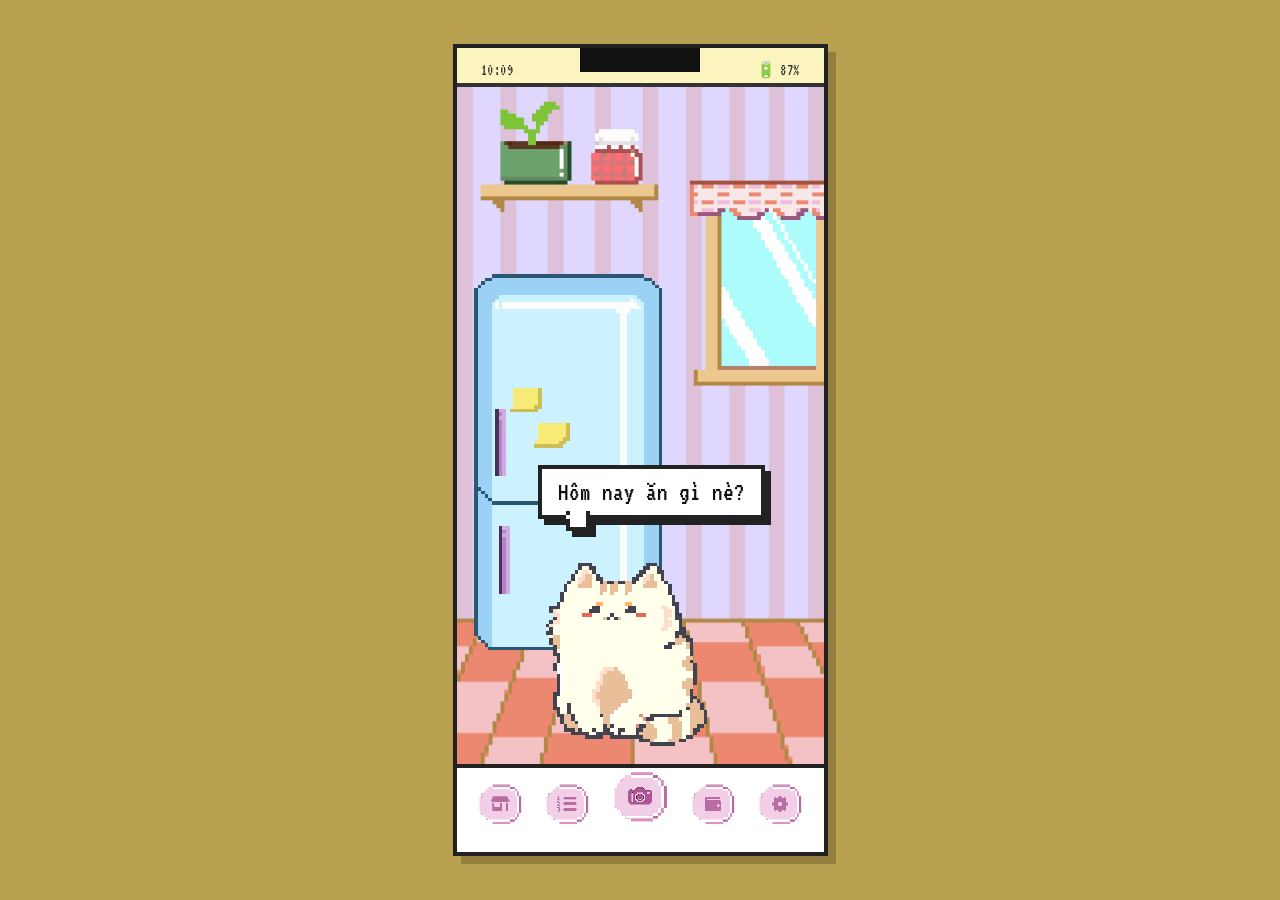
<file: Frontend/legacy/Index.html>
<!DOCTYPE html>
<html lang="vi">

<head>
  <meta charset="UTF-8" />
  <meta name="viewport" content="width=device-width,initial-scale=1.0" />
  <title>Trang Chủ – Smart Fridge</title>
  <link href="https://fonts.googleapis.com/css2?family=VT323&display=swap" rel="stylesheet" />
  <style>
    * {
      box-sizing: border-box;
      margin: 0;
      padding: 0;
    }

    body {
      font-family: 'VT323', monospace;
      background: #b8a050;
      display: flex;
      align-items: center;
      justify-content: center;
      min-height: 100vh;
      letter-spacing: 0.5px;
    }

    /* ── Phone shell (Pixel hóa: viền 4px, không bo góc) ── */
    .phone {
      width: 375px;
      height: 812px;
      border: 4px solid #222;
      border-radius: 0;
      overflow: hidden;
      position: relative;
      display: flex;
      flex-direction: column;
      background: #fdf5c0;
      box-shadow: 8px 8px 0 rgba(0, 0, 0, 0.2);
    }

    /* ── Status bar ── */
    .sb {
      display: flex;
      justify-content: space-between;
      align-items: center;
      padding: 12px 24px 4px;
      font-size: 16px;
      color: #333;
      position: relative;
      flex-shrink: 0;
      background: transparent;
    }

    .sb-notch {
      width: 120px;
      height: 24px;
      background: #111;
      border-radius: 0;
      position: absolute;
      top: 0;
      left: 50%;
      transform: translateX(-50%);
    }

    .sb-battery {
      display: flex;
      align-items: center;
      gap: 4px;
    }

    /* Icon pin pixel */
    .battery-icon {
      width: 22px;
      height: 12px;
      border: 2px solid #333;
      position: relative;
    }

    .battery-icon::after {
      content: '';
      position: absolute;
      right: -4px;
      top: 2px;
      width: 2px;
      height: 4px;
      background: #333;
    }

    .battery-level {
      height: 100%;
      width: 87%;
      background: #4ade80;
    }

    /* ── ROOM ── */
    .room {
      flex: 1;
      position: relative;
      overflow: hidden;
      border-top: 4px solid #333;
      background: url('../assets/background.png') center 8% / cover no-repeat;
    }

    .fridge-link,
    .cat-area {
      position: absolute;
      z-index: 1;
    }

    /* Tủ lạnh */
    .fridge-link {
      position: absolute;
      left: 10px;
      bottom: 0;
      top: 45px;
      width: 90%;
      z-index: 10;
      text-decoration: none;
      transition: transform 0.2s;
    }

    .fridge-link:hover {
      transform: scale(1.02);
    }

    .fridge-link img {
      width: 100%;
      height: auto;
      image-rendering: pixelated;
      display: block;
    }

    /* Mèo area */
    .cat-area {
      position: absolute;
      left: 60px;
      bottom: 0;
      display: flex;
      flex-direction: column;
      align-items: center;
      z-index: 10;
      animation: bounce 3s infinite ease-in-out;
    }

    @keyframes bounce {

      0%,
      100% {
        transform: translateY(0);
      }

      50% {
        transform: translateY(-8px);
      }
    }

    .cat-img {
      width: 230px;
      image-rendering: pixelated;
      display: block;
      flex-shrink: 0;
    }

    /* ── BONG BÓNG THOẠI PIXEL 100% ── */
    .bubble {
      background: #fff;
      border: 4px solid #222;
      border-radius: 0;
      padding: 10px 16px;
      font-family: 'VT323', monospace;
      font-size: 26px;
      color: #111;
      text-align: center;
      position: relative;
      margin-bottom: 25px;
      box-shadow: 6px 6px 0 #222;
      white-space: nowrap;
      right: -20px;
      top: 10px;
      letter-spacing: 1px;
    }

    .bubble::before {
      content: '';
      position: absolute;
      bottom: -4px;
      left: 24px;
      width: 16px;
      height: 4px;
      background: #fff;
      z-index: 2;
    }

    .bubble::after {
      content: '';
      position: absolute;
      bottom: -16px;
      left: 24px;
      width: 16px;
      height: 16px;
      background: #fff;
      border-left: 4px solid #222;
      border-right: 4px solid #222;
      border-bottom: 4px solid #222;
      box-shadow: 6px 6px 0 #222;
      z-index: 1;
    }

    /* ── BOTTOM NAV ── */
    .bottom-nav {
      display: flex;
      background: #fff;
      border-top: 4px solid #222;
      padding: 12px 10px 24px;
      flex-shrink: 0;
    }

    .nav-img-row {
      display: flex;
      justify-content: space-around;
      align-items: center;
      width: 100%;
      position: relative;
      z-index: 2;
    }

    .nav-img-row img {
      width: 48px;
      height: 48px;
      object-fit: contain;
      image-rendering: pixelated;
      cursor: pointer;
      transition: transform 0.1s;
    }

    .nav-img-row img:active {
      transform: scale(0.9);
    }

    .nav-img-row img.center-btn {
      width: 60px;
      height: 60px;
      margin-top: -15px;
    }

    /* ── Camera Modal ── */
    .cam-modal {
      position: absolute;
      top: 0;
      left: 0;
      width: 100%;
      height: 100%;
      background: #000;
      z-index: 1000;
      display: none;
      flex-direction: column;
      align-items: center;
      justify-content: center;
      overflow: hidden;
    }

    .cam-modal.show {
      display: flex;
    }

    .cam-full-img {
      position: absolute;
      top: 0;
      left: 0;
      width: 100%;
      height: 100%;
      object-fit: cover;
      image-rendering: pixelated;
      z-index: 1002;
      pointer-events: none;
    }

    #camStream {
      width: 100%;
      height: 100%;
      object-fit: cover;
      z-index: 1001;
    }

    .cam-flash {
      position: absolute;
      top: 0;
      left: 0;
      width: 100%;
      height: 100%;
      background: #fff;
      z-index: 2000;
      display: none;
    }

    .cam-overlay-close {
      position: absolute;
      top: 20px;
      right: 20px;
      background: rgba(0, 0, 0, 0.5);
      color: #fff;
      border: 4px solid #fff;
      border-radius: 0;
      padding: 6px 14px;
      cursor: pointer;
      font-weight: 700;
      font-size: 20px;
      font-family: 'VT323', monospace;
      z-index: 1005;
    }

    .cam-capture-btn {
      position: absolute;
      bottom: 40px;
      left: 50%;
      transform: translateX(-50%);
      width: 80px;
      height: 80px;
      image-rendering: pixelated;
      cursor: pointer;
      z-index: 1005;
      transition: transform 0.1s;
    }

    .cam-capture-btn:active {
      transform: translateX(-50%) scale(0.9);
    }

    /* ── PIXEL STYLES CHO MODAL VÍ ── */
    .modal-bg {
      display: none;
      position: absolute;
      inset: 0;
      background: rgba(0, 0, 0, 0.8);
      z-index: 3000;
      /* Nổi lên trên cùng */
      align-items: flex-end;
    }

    .modal-bg.open {
      display: flex;
    }

    .modal-content {
      width: 100%;
      background: #fff;
      border-top: 4px solid #222;
      padding: 24px 20px 40px;
      z-index: 3001;
    }

    .pixel-box-sm {
      border-radius: 0 !important;
      border: 3px solid #222 !important;
      box-shadow: 2px 2px 0 #222;
      transition: transform 0.1s, box-shadow 0.1s;
    }

    .pixel-box-sm:active {
      transform: translate(2px, 2px) !important;
      box-shadow: 0 0 0 #222 !important;
    }

    .pixel-box {
      border-radius: 0 !important;
      border: 3px solid #222 !important;
      background: #fff;
      box-shadow: 4px 4px 0 #222;
    }

    /* Toast */
    .toast {
      position: absolute;
      bottom: 100px;
      left: 50%;
      transform: translateX(-50%) translateY(10px);
      background: #000;
      color: #00e5a0;
      border: 4px solid #00e5a0;
      padding: 10px 20px;
      border-radius: 0;
      font-size: 20px;
      font-family: 'VT323', monospace;
      opacity: 0;
      transition: all 0.3s;
      z-index: 4000;
      pointer-events: none;
      white-space: nowrap;
      box-shadow: 6px 6px 0 rgba(0, 229, 160, 0.3);
    }

    .toast.show {
      opacity: 1;
      transform: translateX(-50%) translateY(0);
    }
  </style>
</head>

<body>
  <div class="phone">

    <div class="sb">
      <div class="sb-time">10:09</div>
      <div class="sb-notch"></div>
      <div class="sb-battery">
        <span>🔋</span>
        <span>87%</span>
      </div>
    </div>

    <div class="room">
      <a href="tu_lanh.html" class="fridge-link">
        <img src="../assets/tulanh.png" alt="Tủ lạnh" id="fridgeImg" />
      </a>

      <div class="cat-area">
        <div class="bubble">
          Hôm nay ăn gì nè?
        </div>
        <img src="../assets/meodung.gif" alt="Mèo" class="cat-img" />
      </div>
    </div>

    <div class="bottom-nav">
      <div class="nav-img-row">
        <img src="../assets/nuttrangchu.png" alt="Trang chủ" onclick="location.href='Index.html'" />
        <img src="../assets/nutthucpham.png" alt="Thực phẩm" onclick="location.href='Danh_sach_thuc_pham.html'" />
        <img src="../assets/nutchup.png" alt="Chụp ảnh" id="camBtnImg" class="center-btn" />

        <img src="../assets/nutvi.png" alt="Ví" onclick="openWalletModal()" />

        <img src="../assets/nutcaidat.png" alt="Cài đặt" />
      </div>
    </div>

    <div class="cam-modal" id="camModal">
      <video id="camStream" autoplay playsinline></video>
      <img src="../assets/manhinhchupbill.png" class="cam-full-img" alt="Giao diện chụp hóa đơn" />
      <div class="cam-flash" id="camFlash"></div>

      <button class="cam-overlay-close" id="closeCamBtn">Đóng</button>
      <img src="../assets/camera.png" class="cam-capture-btn" id="captureBtn" alt="Chụp ảnh">
    </div>

    <div class="modal-bg" id="walletModalBg">
      <div class="modal-content">
        <h3 style="font-size:30px; margin-bottom: 5px;">Chi tiêu tháng 5...</h3>
        <p style="margin-bottom:20px; font-size:18px; color:#777;">Quản lý thực phẩm</p>

        <div class="pixel-box" style="padding:15px; margin-bottom:20px;">
          <h4
            style="font-size:24px; color:#ff85a2; border-bottom:2px dashed #222; padding-bottom:5px; margin-bottom:10px;">
            Theo tuần</h4>
          <div style="display:flex; justify-content:space-between; font-size:22px;"><span>Đã ăn:</span><span
              style="color:#0f3f26; font-weight:bold;">350.000đ</span></div>
          <div style="display:flex; justify-content:space-between; font-size:22px; margin-top:5px;"><span>Lãng
              phí:</span><span style="color:#ff6b6b; font-weight:bold;">45.000đ</span></div>
        </div>

        <div class="pixel-box" style="padding:15px; margin-bottom:25px;">
          <h4
            style="font-size:24px; color:#ff85a2; border-bottom:2px dashed #222; padding-bottom:5px; margin-bottom:10px;">
            Theo tháng</h4>
          <div style="display:flex; justify-content:space-between; font-size:22px;"><span>Đã ăn:</span><span
              style="color:#0f3f26; font-weight:bold;">1.250.000đ</span></div>
          <div style="display:flex; justify-content:space-between; font-size:22px; margin-top:5px;"><span>Lãng
              phí:</span><span style="color:#ff6b6b; font-weight:bold;">120.000đ</span></div>
        </div>

        <button class="pixel-box-sm"
          style="width:100%; padding:12px; font-family:'VT323'; font-size:22px; cursor:pointer; background:#fff;"
          onclick="closeWalletModal()">Đóng</button>
      </div>
    </div>

    <div class="toast" id="toast"></div>
  </div>

  <script>
    // Fridge hover effect
    const fridgeImg = document.getElementById('fridgeImg');
    fridgeImg.addEventListener('mouseenter', () => {
      fridgeImg.src = '../assets/tulanhmo.gif';
    });
    fridgeImg.addEventListener('mouseleave', () => {
      fridgeImg.src = '../assets/tulanh.png';
    });

    // Camera button → Open Modal & Start Stream
    const camModal = document.getElementById('camModal');
    const video = document.getElementById('camStream');
    const flash = document.getElementById('camFlash');
    let stream = null;

    async function startCamera() {
      try {
        stream = await navigator.mediaDevices.getUserMedia({ video: { facingMode: 'environment' } });
        video.srcObject = stream;
      } catch (err) {
        console.error("Lỗi truy cập camera: ", err);
        showToast('❌ Không thể truy cập camera');
      }
    }

    function stopCamera() {
      if (stream) {
        stream.getTracks().forEach(track => track.stop());
        stream = null;
      }
    }

    document.getElementById('camBtnImg').addEventListener('click', () => {
      camModal.classList.add('show');
      startCamera();
    });

    document.getElementById('closeCamBtn').addEventListener('click', () => {
      camModal.classList.remove('show');
      stopCamera();
    });

    document.getElementById('captureBtn').addEventListener('click', () => {
      // Flash effect
      flash.style.display = 'block';
      setTimeout(() => { flash.style.display = 'none'; }, 100);

      showToast('📸 Đang chụp hóa đơn...');

      setTimeout(() => {
        camModal.classList.remove('show');
        stopCamera();
        showToast('✅ Đã lưu hóa đơn!');
      }, 1200);
    });

    // --- LOGIC BẢNG VÍ ---
    function openWalletModal() {
      document.getElementById('walletModalBg').classList.add('open');
    }
    function closeWalletModal() {
      document.getElementById('walletModalBg').classList.remove('open');
    }

    // Đóng các modal (như ví) khi bấm ra nền đen mờ
    window.onclick = function (e) {
      if (e.target.classList.contains('modal-bg')) {
        e.target.classList.remove('open');
      }
    }

    // Toast
    function showToast(msg) {
      const t = document.getElementById('toast');
      t.textContent = msg;
      t.classList.add('show');
      setTimeout(() => t.classList.remove('show'), 2200);
    }
  </script>
</body>

</html>
</file>
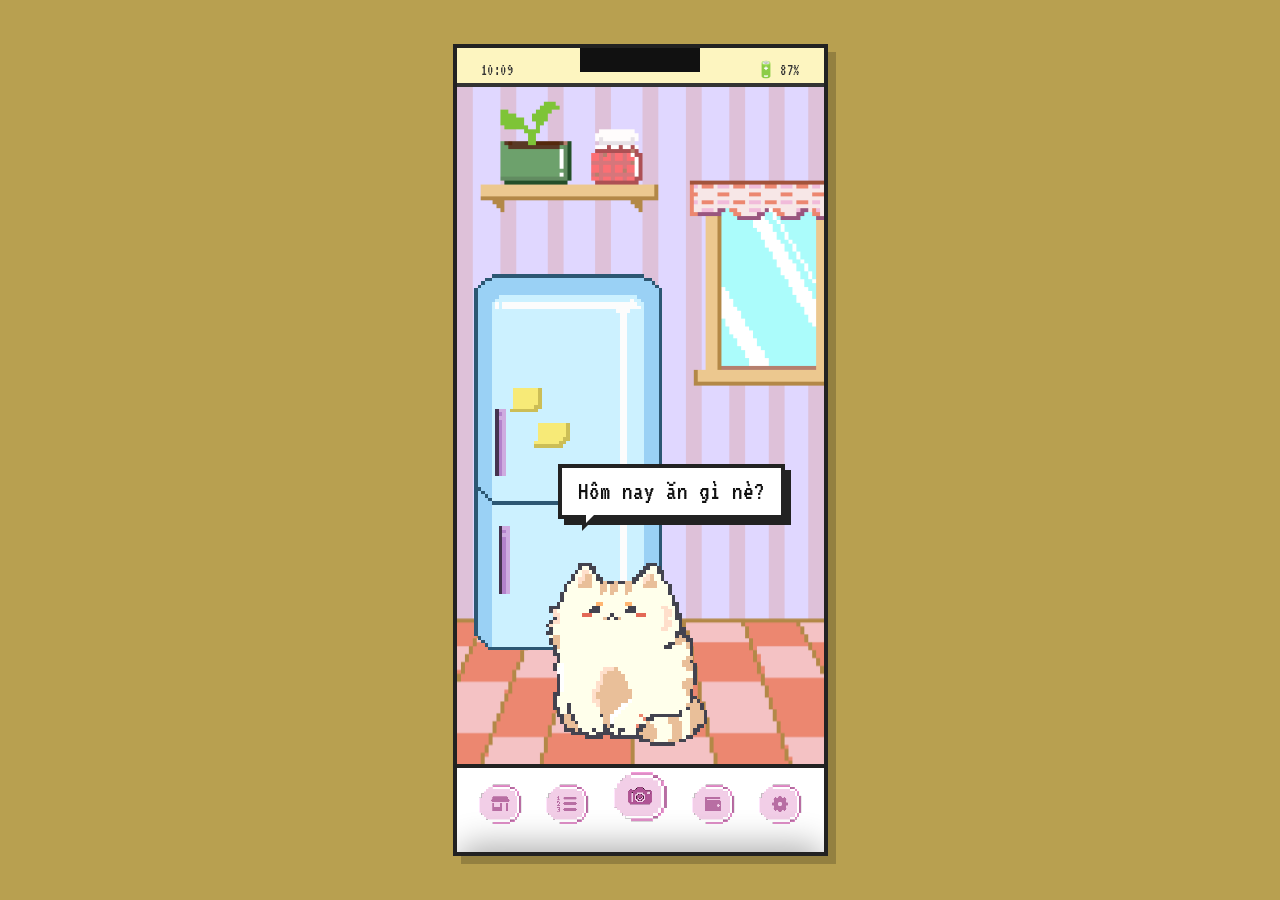
<file: backend/src/main/resources/static/Frontend/legacy/index.html>
<!DOCTYPE html>
<html lang="vi">

<head>
  <meta charset="UTF-8" />
  <meta name="viewport" content="width=device-width,initial-scale=1.0" />
  <title>Trang Chủ – Smart Fridge</title>
  <link href="https://fonts.googleapis.com/css2?family=VT323&display=swap" rel="stylesheet" />
  <style>
    * {
      box-sizing: border-box;
      margin: 0;
      padding: 0;
    }

    body {
      font-family: 'VT323', monospace;
      background: #b8a050;
      display: flex;
      align-items: center;
      justify-content: center;
      min-height: 100vh;
      letter-spacing: 0.5px;
    }

    /* ── Phone shell (Pixel hóa: viền 4px, không bo góc) ── */
    .phone {
      width: 375px;
      height: 812px;
      border: 4px solid #222;
      border-radius: 0;
      overflow: hidden;
      position: relative;
      display: flex;
      flex-direction: column;
      background: #fdf5c0;
      box-shadow: 8px 8px 0 rgba(0, 0, 0, 0.2);
    }

    /* ── Status bar ── */
    .sb {
      display: flex;
      justify-content: space-between;
      align-items: center;
      padding: 12px 24px 4px;
      font-size: 16px;
      color: #333;
      position: relative;
      flex-shrink: 0;
      background: transparent;
    }

    .sb-notch {
      width: 120px;
      height: 24px;
      background: #111;
      border-radius: 0;
      position: absolute;
      top: 0;
      left: 50%;
      transform: translateX(-50%);
    }

    .sb-battery {
      display: flex;
      align-items: center;
      gap: 4px;
    }

    /* Icon pin pixel */
    .battery-icon {
      width: 22px;
      height: 12px;
      border: 2px solid #333;
      position: relative;
    }

    .battery-icon::after {
      content: '';
      position: absolute;
      right: -4px;
      top: 2px;
      width: 2px;
      height: 4px;
      background: #333;
    }

    .battery-level {
      height: 100%;
      width: 87%;
      background: #4ade80;
    }

    /* ── ROOM ── */
    .room {
      flex: 1;
      position: relative;
      overflow: hidden;
      border-top: 4px solid #333;
      background: url('../assets/background.png') center 8% / cover no-repeat;
    }

    .fridge-link,
    .cat-area {
      position: absolute;
      z-index: 1;
    }

    /* Tủ lạnh */
    .fridge-link {
      position: absolute;
      left: 10px;
      bottom: 0;
      top: 45px;
      width: 90%;
      z-index: 10;
      text-decoration: none;
      transition: transform 0.2s;
    }

    .fridge-link:hover {
      transform: scale(1.02);
    }

    .fridge-link img {
      width: 100%;
      height: auto;
      image-rendering: pixelated;
      display: block;
    }

    /* Mèo area */
    .cat-area {
      position: absolute;
      left: 60px;
      bottom: 0;
      display: flex;
      flex-direction: column;
      align-items: center;
      z-index: 10;
      animation: bounce 3s infinite ease-in-out;
    }

    @keyframes bounce {

      0%,
      100% {
        transform: translateY(0);
      }

      50% {
        transform: translateY(-8px);
      }
    }

    .cat-img {
      width: 230px;
      image-rendering: pixelated;
      display: block;
      flex-shrink: 0;
    }

    /* Bong bóng thoại Pixel – vuông vức, bóng đổ cứng */
    .bubble {
      background: #fff;
      border: 4px solid #222;
      border-radius: 0;
      /* Bỏ bo góc */
      padding: 8px 16px;
      font-family: 'VT323', monospace;
      font-size: 26px;
      /* Chữ to chuẩn pixel */
      font-weight: normal;
      color: #111;
      line-height: 1.2;
      text-align: center;
      position: relative;
      margin-bottom: 25px;
      box-shadow: 6px 6px 0 #222;
      /* Bóng đổ nét cứng */
      white-space: nowrap;
      right: -40px;
      top: 10px;
      letter-spacing: 1px;
    }

    /* Đuôi bong bóng dạng góc vuông cứng (Pixel style) */
    .bubble::after {
      content: '';
      position: absolute;
      bottom: -16px;
      left: 20px;
      border-top: 16px solid #222;
      border-right: 16px solid transparent;
    }

    .bubble::before {
      content: '';
      position: absolute;
      bottom: -8px;
      left: 24px;
      border-top: 10px solid #fff;
      border-right: 10px solid transparent;
      z-index: 1;
    }

    /* ── BOTTOM NAV ── */
    .bottom-nav {
      display: flex;
      background: #fff;
      border-top: 4px solid #222;
      padding: 12px 10px 24px;
      flex-shrink: 0;
    }

    .nav-img-row {
      display: flex;
      justify-content: space-around;
      align-items: center;
      width: 100%;
      position: relative;
      z-index: 2;
    }

    .nav-img-row img {
      width: 48px;
      height: 48px;
      object-fit: contain;
      image-rendering: pixelated;
      cursor: pointer;
      transition: transform 0.1s;
    }

    .nav-img-row img:active {
      transform: scale(0.9);
    }

    .nav-img-row img.center-btn {
      width: 60px;
      height: 60px;
      margin-top: -15px;
    }

    /* ── Camera Modal ── */
    .cam-modal {
      position: absolute;
      top: 0;
      left: 0;
      width: 100%;
      height: 100%;
      background: #000;
      z-index: 1000;
      display: none;
      flex-direction: column;
      align-items: center;
      justify-content: center;
      overflow: hidden; /* giữ hidden để bo góc điện thoại hoạt động đúng */
    }

    .cam-modal.show {
      display: flex;
    }

    /* .cam-full-img removed – unused class (BUG-10) */

    #camStream {
      position: absolute; /* Add this */
      top: 0;             /* Add this */
      left: 0;            /* Add this */
      width: 100%;
      height: 100%;
      object-fit: cover;
      z-index: 1001;
    }

    .cam-flash {
      position: absolute;
      top: 0;
      left: 0;
      width: 100%;
      height: 100%;
      background: #fff;
      z-index: 2000;
      display: none;
    }

    .cam-overlay-close {
      position: absolute;
      top: 20px;
      right: 20px;
      background: rgba(0, 0, 0, 0.5);
      color: #fff;
      border: 4px solid #fff;
      border-radius: 0;
      padding: 6px 14px;
      cursor: pointer;
      font-weight: 700;
      font-size: 20px;
      font-family: 'VT323', monospace;
      z-index: 1005;
    }

    .cam-capture-btn {
      position: absolute;
      bottom: 40px;
      left: 50%;
      transform: translateX(-50%);
      width: 80px;
      height: 80px;
      image-rendering: pixelated;
      cursor: pointer;
      z-index: 1005;
      transition: transform 0.1s;
    }

    .cam-capture-btn:active {
      transform: translateX(-50%) scale(0.9);
    }

    /* Toast */
    .toast {
      position: absolute;
      bottom: 100px;
      left: 50%;
      transform: translateX(-50%) translateY(10px);
      background: #000;
      color: #00e5a0;
      border: 4px solid #00e5a0;
      padding: 10px 20px;
      border-radius: 0;
      font-size: 20px;
      font-family: 'VT323', monospace;
      opacity: 0;
      transition: all 0.3s;
      z-index: 100;
      pointer-events: none;
      white-space: nowrap;
      box-shadow: 6px 6px 0 rgba(0, 229, 160, 0.3);
    }

    .toast.show {
      opacity: 1;
      transform: translateX(-50%) translateY(0);
    }

    /* ── Upload btn (trong cam modal) ── */
    .cam-upload-area {
      position: absolute;
      bottom: 130px;
      left: 50%;
      transform: translateX(-50%);
      display: flex;
      flex-direction: column;
      align-items: center;
      gap: 6px;
      z-index: 1005;
    }

    .cam-upload-btn {
      background: rgba(0,0,0,0.55);
      border: 3px solid #fff;
      color: #fff;
      font-family: 'VT323', monospace;
      font-size: 22px;
      padding: 8px 22px;
      cursor: pointer;
      letter-spacing: 1px;
      transition: background 0.2s;
    }
    .cam-upload-btn:hover { background: rgba(255,255,255,0.15); }

    .cam-loading {
      position: absolute;
      inset: 0;
      background: rgba(0,0,0,0.72);
      display: none;
      flex-direction: column;
      align-items: center;
      justify-content: center;
      gap: 16px;
      z-index: 2001;
    }
    .cam-loading.show { display: flex; }
    .cam-spinner {
      width: 48px; height: 48px;
      border: 5px solid rgba(255,255,255,0.2);
      border-top-color: #00e5a0;
      border-radius: 50%;
      animation: spin 0.75s linear infinite;
    }
    @keyframes spin { to { transform: rotate(360deg); } }
    .cam-loading-text {
      font-size: 20px; color: #00e5a0;
      font-family: 'VT323', monospace;
      letter-spacing: 1px;
      text-align: center;
    }

    /* ── Result panel (slide up từ dưới) ── */
    .result-panel {
      position: absolute;
      bottom: 0; left: 0;
      width: 100%;
      transform: translateY(100%);
      transition: transform 0.4s cubic-bezier(0.34, 1.56, 0.64, 1);
      background: #fff;
      border-radius: 20px 20px 0 0;
      box-shadow: 0 -8px 32px rgba(0,0,0,0.3);
      /* Nằm ngoài cam-modal nên chỉ cần cao hơn cam-modal z-index:1000 */
      z-index: 1200;
      display: flex;
      flex-direction: column;
      max-height: 72%;
    }
    .result-panel.open { transform: translateY(0); }

    .panel-handle {
      width: 40px; height: 4px;
      background: #ccc; border-radius: 4px;
      margin: 12px auto 0;
      flex-shrink: 0;
    }
    .panel-header {
      display: flex;
      align-items: center;
      justify-content: space-between;
      padding: 10px 18px 6px;
      flex-shrink: 0;
    }
    .panel-title {
      font-size: 28px; color: #111;
    }
    .panel-count {
      font-family: 'Nunito', sans-serif;
      font-size: 12px; font-weight: 800;
      color: #00aa77;
      background: #e6fff5;
      padding: 3px 10px; border-radius: 20px;
    }

    .panel-list {
      overflow-y: auto;
      padding: 4px 16px 0;
      flex: 1;
    }
    .panel-list::-webkit-scrollbar { display: none; }

    .item-row {
      display: flex;
      align-items: center;
      gap: 12px;
      padding: 10px 0;
      border-bottom: 1px solid #f0f0f0;
      animation: fadeIn 0.3s ease both;
    }
    @keyframes fadeIn {
      from { opacity: 0; transform: translateX(-10px); }
      to   { opacity: 1; transform: translateX(0); }
    }
    .item-row:last-child { border-bottom: none; }
    .item-emoji { font-size: 28px; flex-shrink: 0; }
    .item-info { flex: 1; min-width: 0; }
    .item-name {
      font-size: 24px; color: #111;
      white-space: nowrap; overflow: hidden; text-overflow: ellipsis;
    }
    .item-meta {
      font-family: 'Nunito', sans-serif;
      font-size: 10px; font-weight: 700; color: #999; margin-top: 1px;
    }
    .item-price {
      font-family: 'Nunito', sans-serif;
      font-size: 11px; font-weight: 800;
      background: #f0f8ff; color: #5aaadd;
      padding: 3px 8px; border-radius: 10px;
      flex-shrink: 0;
    }
    .expiry-select {
      font-family: 'Nunito', sans-serif;
      font-size: 11px; font-weight: 700; color: #00aa77;
      background: #e6fff5; border: 1px solid #00aa77;
      border-radius: 4px; padding: 1px 4px; outline: none;
      margin: 0 4px; cursor: pointer;
    }

    .panel-empty {
      text-align: center; padding: 28px 20px;
      font-family: 'Nunito', sans-serif;
      font-size: 13px; color: #aaa; font-weight: 700;
    }
    .panel-empty-icon { font-size: 40px; display: block; margin-bottom: 8px; }

    .panel-footer {
      padding: 12px 16px 20px;
      display: flex; gap: 10px;
      flex-shrink: 0;
      border-top: 1px solid #eee;
    }
    .btn-rescan {
      flex: 1; padding: 12px;
      border: 2px solid #00aa77; border-radius: 12px;
      background: #fff; color: #00aa77;
      font-family: 'VT323', monospace; font-size: 20px;
      cursor: pointer;
    }
    .btn-save {
      flex: 2; padding: 12px;
      border: none; border-radius: 12px;
      background: #00aa77; color: #fff;
      font-family: 'VT323', monospace; font-size: 20px;
      cursor: pointer;
    }
  </style>
</head>

<body>
  <div class="phone">

    <div class="sb">
      <div class="sb-time">10:09</div>
      <div class="sb-notch"></div>
      <div class="sb-battery">
        <span>🔋</span>
        <span>87%</span>
      </div>
    </div>

    <div class="room">
      <a href="tu_lanh.html" class="fridge-link">
        <img src="../assets/tulanh.png" alt="Tủ lạnh" id="fridgeImg" />
      </a>

      <div class="cat-area">
        <div class="bubble">
          Hôm nay ăn gì nè?
        </div>
        <img src="../assets/meodung.gif" alt="Mèo" class="cat-img" />
      </div>
    </div>

    <div class="bottom-nav">
      <div class="nav-img-row">
        <img src="../assets/nuttrangchu.png" alt="Trang chủ" onclick="location.href='Index.html'" />
        <img src="../assets/nutthucpham.png" alt="Thực phẩm" onclick="location.href='danh_sach_thuc_pham.html'" />
        <img src="../assets/nutchup.png" alt="Chụp ảnh" id="camBtnImg" class="center-btn" />
        <img src="../assets/nutvi.png" alt="Ví" onclick="location.href='vi.html'" />
        <img src="../assets/nutcaidat.png" alt="Cài đặt" />
      </div>
    </div>

    <div class="cam-modal" id="camModal">
      <video id="camStream" autoplay playsinline></video>
      <div class="cam-flash" id="camFlash"></div>

      <button class="cam-overlay-close" id="closeCamBtn">Đóng</button>

      <!-- Nút chụp ảnh -->
      <img src="../assets/camera.png" class="cam-capture-btn" id="captureBtn" alt="Chụp ảnh">

      <!-- Nút upload ảnh -->
      <div class="cam-upload-area">
        <input type="file" id="uploadFileInput" accept="image/*" style="display:none;" />
        <button class="cam-upload-btn" id="uploadBtn">📁 Upload ảnh từ máy</button>
      </div>

      <!-- Loading overlay (bên trong modal) -->
      <div class="cam-loading" id="camLoading">
        <div class="cam-spinner"></div>
        <div class="cam-loading-text">AI đang phân tích...<br/>Vui lòng chờ</div>
      </div>
    </div>

    <!-- Result Panel ─ Đặt ĐÂY, trong .phone nhưng NGOÀI cam-modal
         → sử dụng position:fixed so với .phone để slide lên trên camera -->
    <div class="result-panel" id="resultPanel">
      <div class="panel-handle"></div>
      <div class="panel-header">
        <span class="panel-title">Foods List</span>
        <span class="panel-count" id="itemCount">0 sản phẩm</span>
      </div>
      <div class="panel-list" id="itemList"></div>
      <div class="panel-footer">
        <button class="btn-rescan" id="rescanBtn">Chụp lại</button>
        <button class="btn-save"   id="saveFridgeBtn">Lưu vào tủ</button>
      </div>
    </div>

    <div class="toast" id="toast"></div>
  </div>

  <script>
    // ─── Config ───
    const BASE_URL    = ""; // thay bằng ngrok URL khi test điện thoại
    const API_RECEIPT = `${BASE_URL}/api/v1/scan/receipt`;

    const EMOJI_MAP = [
      { keys: ['cà chua','tomato'],              emoji: '🍅' },
      { keys: ['thịt bò','bò','beef'],           emoji: '🥩' },
      { keys: ['thịt gà','gà','chicken'],        emoji: '🍗' },
      { keys: ['thịt heo','heo','pork'],          emoji: '🥓' },
      { keys: ['cá','fish'],                       emoji: '🐟' },
      { keys: ['sữa','milk'],                      emoji: '🥛' },
      { keys: ['trứng','egg'],                     emoji: '🥚' },
      { keys: ['rau','cải','salad'],               emoji: '🥬' },
      { keys: ['táo','apple'],                     emoji: '🍎' },
      { keys: ['chuối','banana'],                  emoji: '🍌' },
      { keys: ['cam','orange'],                    emoji: '🍊' },
      { keys: ['xoài','mango'],                    emoji: '🥭' },
      { keys: ['nước','water'],                   emoji: '🥤' },
      { keys: ['phô mai','cheese'],               emoji: '🧀' },
      { keys: ['bơ','butter'],                     emoji: '🧈' }, // BUG-12 fix: 🧨→🧈
      { keys: ['bánh','bread'],                    emoji: '🍞' },
      { keys: ['mì','noodle'],                     emoji: '🍜' },];

    function getEmoji(name) {
      const n = (name || '').toLowerCase();
      for (const { keys, emoji } of EMOJI_MAP) {
        if (keys.some(k => n.includes(k))) return emoji;
      }
      return '';
    }

    function calcExpiry(days) {
      if (!days) return null;
      const d = new Date();
      d.setDate(d.getDate() + days);
      return d.toLocaleDateString('vi-VN', { day:'2-digit', month:'2-digit', year:'numeric' });
    }

    // ── KỊCH BẢN CLICK MỞ TỦ LẠNH (TRANG CHỦ) ──
    const fridgeLink = document.querySelector('.fridge-link');
    const fridgeImg = document.getElementById('fridgeImg');

    fridgeLink.addEventListener('click', function (e) {
      e.preventDefault(); // Ngăn trình duyệt chuyển trang ngay lập tức
      fridgeImg.src = '../assets/tulanhmo.gif'; // Chạy hiệu ứng GIF mở tủ

      // Đợi 800 mili-giây (cho GIF chạy) rồi mới chuyển sang trang Tủ Lạnh
      setTimeout(() => {
        window.location.href = 'tu_lanh.html';
      }, 800);
    });

    // ─── Camera refs ───
    const camModal     = document.getElementById('camModal');
    const camStream    = document.getElementById('camStream');
    const flash        = document.getElementById('camFlash');
    const camLoading   = document.getElementById('camLoading');
    const resultPanel  = document.getElementById('resultPanel');
    const itemList     = document.getElementById('itemList');
    const itemCount    = document.getElementById('itemCount');
    const uploadInput  = document.getElementById('uploadFileInput');
    let stream = null;
    let detectedItems = [];

    // ─── Start / Stop camera ───
    async function startCamera() {
      try {
        stream = await navigator.mediaDevices.getUserMedia({ video: { facingMode: 'environment' } });
        camStream.srcObject = stream;
        await camStream.play();
      } catch (err) {
        showToast('Không thể truy cập camera');
      }
    }
    function stopCamera() {
      stream?.getTracks().forEach(t => t.stop());
      stream = null;
    }

    // ─── Open / Close modal ───
    document.getElementById('camBtnImg').addEventListener('click', () => {
      stopCamera(); // BUG-6 fix: dừng stream cũ trước khi mở mới
      camModal.classList.add('show');
      resultPanel.classList.remove('open');
      itemList.innerHTML = '';
      startCamera();
    });
    document.getElementById('closeCamBtn').addEventListener('click', () => {
      camModal.classList.remove('show');
      resultPanel.classList.remove('open');
      stopCamera();
    });

    // ─── Gọi API scan ───
    async function callScanAPI(blob, filename) {
      camLoading.classList.add('show');

      const userId   = localStorage.getItem('userId')   || 1;
      const fridgeId = localStorage.getItem('fridgeId') || 1;
      const token    = localStorage.getItem('jwt_token');

      const formData = new FormData();
      formData.append('file',     blob, filename);
      formData.append('userId',   userId);
      formData.append('fridgeId', fridgeId);

      const headers = { 'ngrok-skip-browser-warning': 'true' };
      if (token) headers['Authorization'] = `Bearer ${token}`;

      try {
        const res = await fetch(API_RECEIPT, { method: 'POST', headers, body: formData });
        if (!res.ok) throw new Error(`HTTP ${res.status}`);

        const aiResult = await res.json();
        console.log('AI result:', aiResult);
        detectedItems = aiResult.items || [];

        camLoading.classList.remove('show');
        stopCamera();
        camModal.classList.remove('show');

        renderResultPanel(detectedItems);
        // Dùng setTimeout nhỏ để transition slide-up mượt hơn
        setTimeout(() => resultPanel.classList.add('open'), 50);
      } catch (err) {
        camLoading.classList.remove('show');
        showToast(' Lỗi AI: ' + err.message);
      }
    }

    // ─── Render result panel ───
    function renderResultPanel(items) {
      itemList.innerHTML = '';
      if (!items || items.length === 0) {
        itemCount.textContent = '0 sản phẩm';
        itemList.innerHTML = `
          <div class="panel-empty">
            <span class="panel-empty-icon">🔍</span>
            AI không nhận ra sản phẩm nào.<br/>Hãy chụp lại rõ hơn!
          </div>`;
        return;
      }
      itemCount.textContent = `${items.length} sản phẩm`;
      items.forEach((item, i) => {
        const row = document.createElement('div');
        row.className = 'item-row';
        row.style.animationDelay = `${i * 55}ms`;
        row.innerHTML = `
          <div class="item-emoji">${getEmoji(item.product_name)}</div>
          <div class="item-info">
            <div class="item-name">${item.product_name || '(Không tên)'}</div>
            <div class="item-meta">
              ${item.quantity ? `x${item.quantity}` : ''}
              <select class="expiry-select" onchange="updateItemExpiry(${i}, this.value)">
                <option value="${item.estimated_expiry_days || 7}" hidden>⏳ ${item.estimated_expiry_days || 7} ngày</option>
                <option value="${item.estimated_expiry_days || 7}">🤖 AI đề xuất (${item.estimated_expiry_days || 7} ngày)</option>
                <option value="1">1 ngày</option>
                <option value="3">3 ngày</option>
                <option value="5">5 ngày</option>
                <option value="7">1 tuần</option>
                <option value="14">2 tuần</option>
                <option value="30">1 tháng</option>
              </select>
              ${item.category ? `· ${item.category}` : ''}
            </div>
          </div>
          ${item.price ? `<div class="item-price">${Number(item.price).toLocaleString('vi-VN')}đ</div>` : ''}
        `;
        itemList.appendChild(row);
      });
    }

    // ─── Nút chụp ảnh (camera) ───
    document.getElementById('captureBtn').addEventListener('click', () => {
      if (!stream) { showToast('⚠️ Camera chưa bật!'); return; }
      // Flash
      flash.style.display = 'block';
      setTimeout(() => flash.style.display = 'none', 120);

      const canvas = document.createElement('canvas');
      canvas.width  = camStream.videoWidth  || 1280;
      canvas.height = camStream.videoHeight || 720;
      canvas.getContext('2d').drawImage(camStream, 0, 0);

      canvas.toBlob(blob => callScanAPI(blob, 'capture.jpg'), 'image/jpeg', 0.85);
    });

    // ─── Nút Upload ảnh ───
    document.getElementById('uploadBtn').addEventListener('click', () => uploadInput.click());

    uploadInput.addEventListener('change', (e) => {
      const file = e.target.files?.[0];
      if (!file) return;
      e.target.value = '';
      callScanAPI(file, file.name);
    });

    // ─── Chụp lại ───
    document.getElementById('rescanBtn').addEventListener('click', () => {
      resultPanel.classList.remove('open');
      detectedItems = [];
      itemList.innerHTML = '';
      // BUG-5 fix: dừng stream cũ trước khi start lại tránh leak
      stopCamera();
      camModal.classList.add('show');
      startCamera();
    });

    // ─── Lưu vào tủ lạnh ───
    document.getElementById('saveFridgeBtn').addEventListener('click', () => {
      if (detectedItems.length === 0) { showToast('Không có sản phẩm!'); return; }
      sessionStorage.setItem('scannedItems', JSON.stringify(detectedItems));
      showToast('Đã lưu! Đang chuyển trang...');
      setTimeout(() => window.location.href = 'food_list.html', 800);
    });

    // ─── Toast ───
    function showToast(msg) {
      const t = document.getElementById('toast');
      t.textContent = msg;
      t.classList.add('show');
      setTimeout(() => t.classList.remove('show'), 2500);
    }
    window.updateItemExpiry = function(index, days) {
       let items = JSON.parse(sessionStorage.getItem('scannedItems') || '[]');
       if (items[index]) {
           items[index].estimated_expiry_days = parseInt(days);
           sessionStorage.setItem('scannedItems', JSON.stringify(items));
       }
    };
  </script>
</body>

</html>
</file>
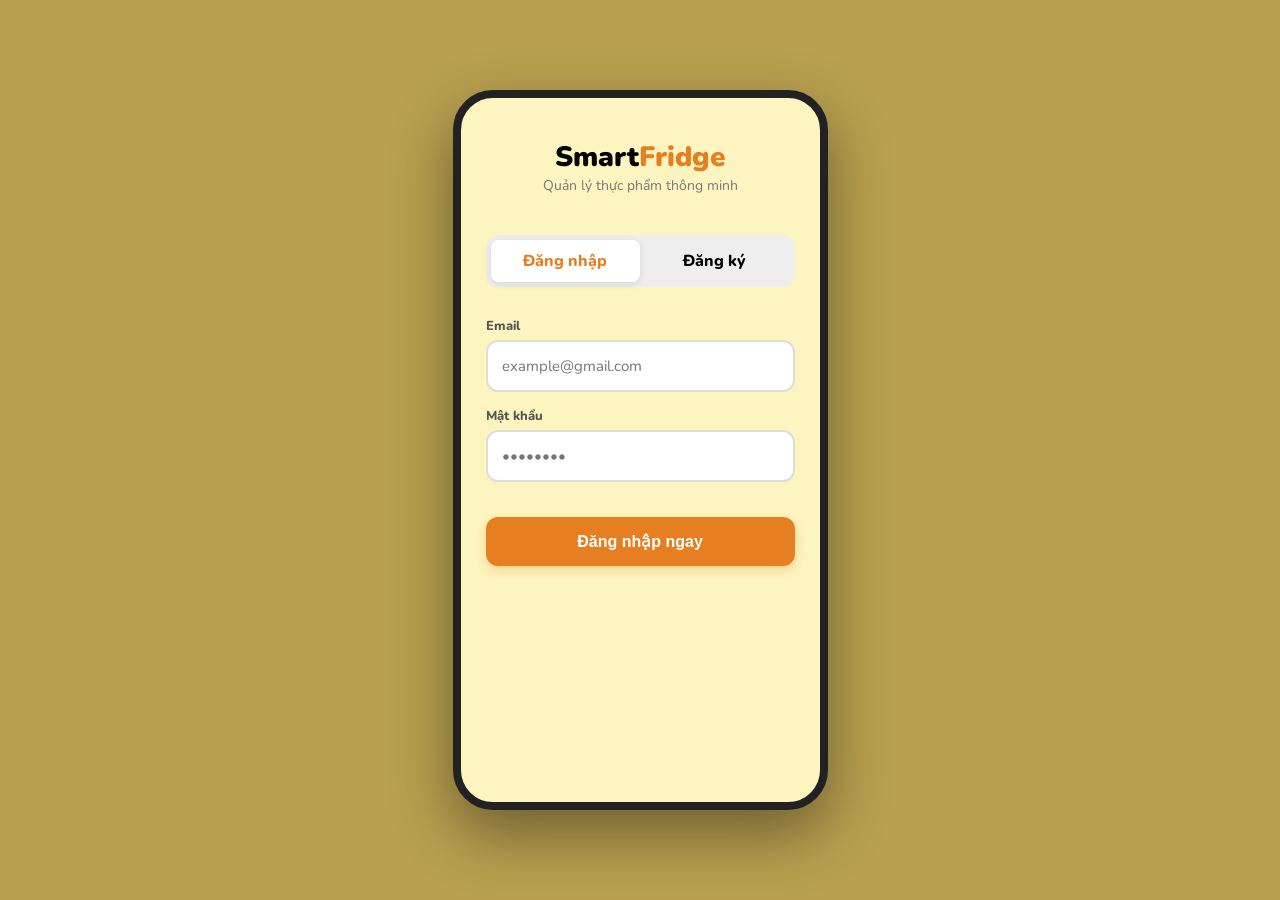
<file: Frontend/legacy/auth.html>
<!DOCTYPE html>
<html lang="vi">
<head>
  <meta charset="UTF-8" />
  <meta name="viewport" content="width=device-width, initial-scale=1.0" />
  <title>Xác thực – Smart Fridge</title>
  <link href="https://fonts.googleapis.com/css2?family=Nunito:wght@400;700;800;900&display=swap" rel="stylesheet" />
  <style>
    :root {
      --accent: #e67e22;
      --bg: #b8a050;
      --surface: #fdf5c0;
      --text: #333;
    }
    * { box-sizing: border-box; margin: 0; padding: 0; }
    body {
      font-family: 'Nunito', sans-serif;
      background: var(--bg);
      display: flex;
      align-items: center; justify-content: center;
      min-height: 100vh;
    }
    .phone {
      width: 375px; height: 720px;
      background: var(--surface);
      border-radius: 40px; border: 8px solid #222;
      position: relative; overflow: hidden;
      display: flex; flex-direction: column;
      box-shadow: 0 24px 60px rgba(0,0,0,0.4);
    }
    .content { padding: 40px 25px; display: flex; flex-direction: column; height: 100%; }
    .header { text-align: center; margin-bottom: 40px; }
    .header h1 { font-size: 28px; font-weight: 900; }
    .header span { color: var(--accent); }
    
    .auth-tabs { display: flex; margin-bottom: 30px; background: #eee; border-radius: 12px; padding: 5px; }
    .tab { flex: 1; padding: 10px; text-align: center; cursor: pointer; font-weight: 800; border-radius: 8px; transition: .2s; }
    .tab.active { background: white; color: var(--accent); box-shadow: 0 2px 8px rgba(0,0,0,0.1); }

    .form-group { margin-bottom: 15px; }
    label { display: block; font-size: 13px; font-weight: 800; margin-bottom: 5px; color: #555; }
    input {
      width: 100%; padding: 14px; border: 2px solid #ddd; border-radius: 12px;
      font-family: 'Nunito', sans-serif; font-size: 15px; outline: none; transition: .2s;
    }
    input:focus { border-color: var(--accent); }

    .btn-submit {
      width: 100%; padding: 15px; background: var(--accent); color: white;
      border: none; border-radius: 12px; font-size: 16px; font-weight: 900;
      cursor: pointer; margin-top: 20px; box-shadow: 0 4px 12px rgba(230, 126, 34, 0.3);
    }
    .btn-submit:active { transform: scale(0.98); }

    .toast {
      position: absolute; bottom: 40px; left: 50%; transform: translateX(-50%);
      background: rgba(0,0,0,0.8); color: white; padding: 10px 20px;
      border-radius: 25px; font-size: 13px; opacity: 0; transition: .3s; pointer-events: none;
    }
  </style>
</head>
<body>
  <div class="phone">
    <div class="content">
      <div class="header">
        <h1>Smart<span>Fridge</span></h1>
        <p style="font-size: 14px; color: #777;">Quản lý thực phẩm thông minh</p>
      </div>

      <div class="auth-tabs">
        <div class="tab active" id="tabLogin" onclick="switchTab('login')">Đăng nhập</div>
        <div class="tab" id="tabSignup" onclick="switchTab('signup')">Đăng ký</div>
      </div>

      <form id="authForm">
        <div class="form-group" id="nameGroup" style="display: none;">
          <label>Họ và tên</label>
          <input type="text" id="name" placeholder="Nguyễn Văn A" />
        </div>

        <div class="form-group">
          <label>Email</label>
          <input type="email" id="email" placeholder="example@gmail.com" required />
        </div>

        <div class="form-group">
          <label>Mật khẩu</label>
          <input type="password" id="password" placeholder="••••••••" required />
        </div>

        <button type="submit" class="btn-submit" id="btnText">Đăng nhập ngay</button>
      </form>
    </div>
    <div class="toast" id="toast"></div>
  </div>

  <script>
    let mode = 'login';
    const API_BASE = "https://ashes-choosing-nursing.ngrok-free.dev/api/v1/auth"; // Khớp với AuthController backend

    function switchTab(newMode) {
      mode = newMode;
      document.getElementById('tabLogin').classList.toggle('active', mode === 'login');
      document.getElementById('tabSignup').classList.toggle('active', mode === 'signup');
      document.getElementById('nameGroup').style.display = mode === 'signup' ? 'block' : 'none';
      document.getElementById('btnText').textContent = mode === 'login' ? 'Đăng nhập ngay' : 'Tạo tài khoản';
    }

    document.getElementById('authForm').addEventListener('submit', async (e) => {
      e.preventDefault();
      const email = document.getElementById('email').value;
      const password = document.getElementById('password').value;
      const name = document.getElementById('name').value;

      const endpoint = mode === 'login' ? '/login' : '/signup';
      const body = mode === 'login' 
        ? { email, password } 
        : { name, email, password };

      try {
        const response = await fetch(API_BASE + endpoint, {
          method: 'POST',
          headers: { 
            'Content-Type': 'application/json',
            'ngrok-skip-browser-warning': '69420'
          },
          body: JSON.stringify(body)
        });

        const data = await response.json();

        if (response.ok) {
          showToast(mode === 'login' ? "✅ Đăng nhập thành công!" : "✅ Đăng ký thành công!");
          
          // Lưu JWT Token và thông tin cần thiết vào localStorage
          localStorage.setItem('jwt_token', data.token);
          // localStorage.setItem('userId', data.userId); // Nếu API có trả về
          
          // Nhảy sang trang chính của dự án sau 1 giây
          setTimeout(() => {
            window.location.href = 'Index.html'; 
          }, 1000);
        } else {
          showToast("❌ " + (data.message || "Có lỗi xảy ra"));
        }
      } catch (err) {
        showToast("❌ Lỗi kết nối Server!");
      }
    });

    function showToast(msg) {
      const t = document.getElementById('toast');
      t.textContent = msg;
      t.style.opacity = '1';
      setTimeout(() => t.style.opacity = '0', 2500);
    }
  </script>
</body>
</html>
</file>
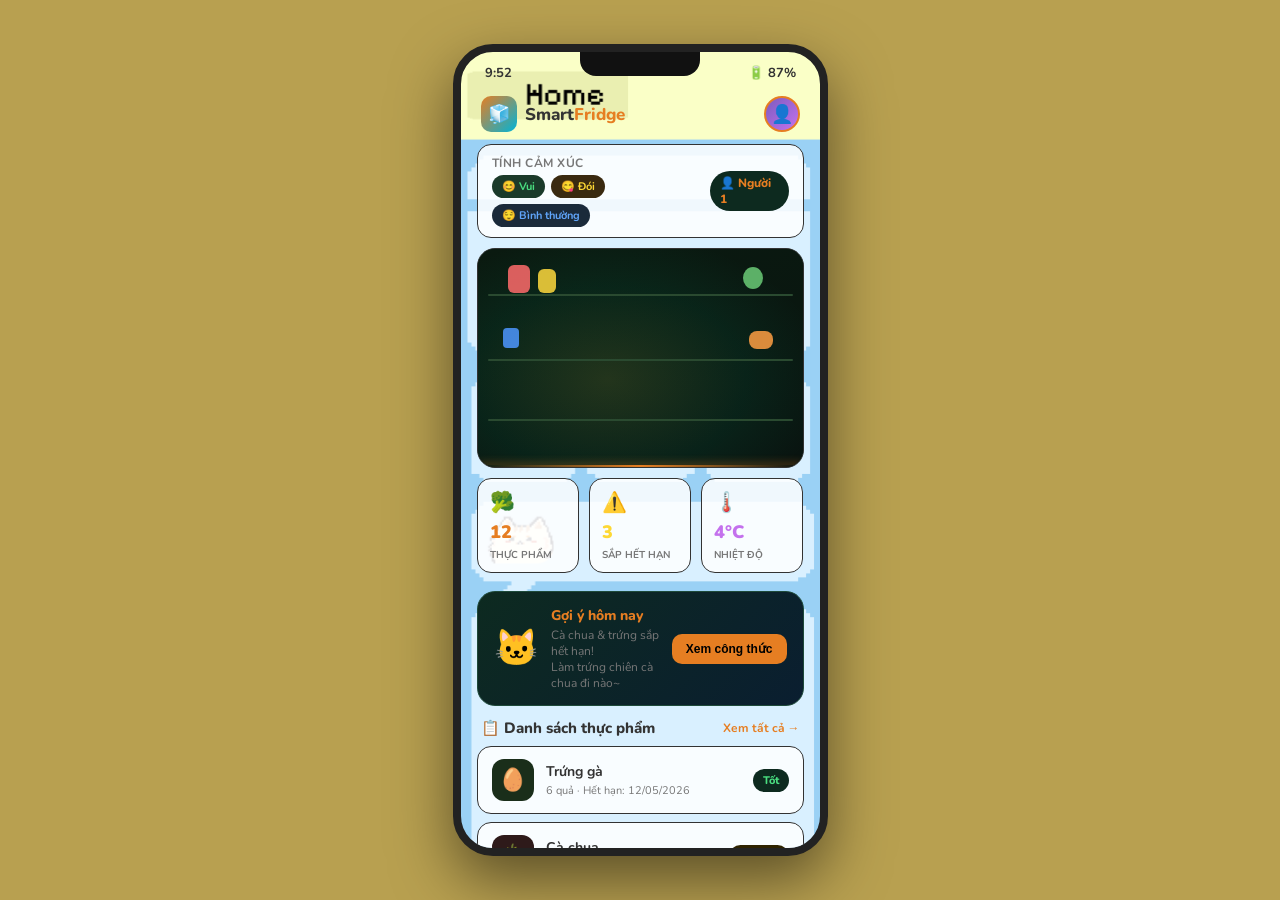
<file: Frontend/legacy/DS_tu_lanh.html>
<!DOCTYPE html>
<html lang="vi">

<head>
  <meta charset="UTF-8" />
  <meta name="viewport" content="width=device-width, initial-scale=1.0" />
  <title>Smart Fridge – Tủ Lạnh Thông Minh</title>
  <link href="https://fonts.googleapis.com/css2?family=Nunito:wght@400;600;700;800;900&display=swap" rel="stylesheet" />
  <style>
    :root {
      --bg: #b8a050;
      --surface: #fdf5c0;
      --card: rgba(255, 255, 255, 0.85);
      --border: #333;
      --accent: #e67e22;
      --accent2: #7c5cbf;
      --warn: #fdd835;
      --danger: #ff6b6b;
      --text: #333;
      --muted: #777;
      --radius: 18px;
    }

    * {
      box-sizing: border-box;
      margin: 0;
      padding: 0;
    }

    body {
      font-family: 'Nunito', sans-serif;
      background: var(--bg);
      color: var(--text);
      min-height: 100vh;
      display: flex;
      align-items: center;
      justify-content: center;
    }

    /* ── Phone shell ── */
    .phone {
      width: 375px;
      height: 812px;
      background: var(--surface) url('../assets/manhinhtulanh.png') center / cover no-repeat;
      border-radius: 40px;
      border: 8px solid #222;
      box-shadow: 0 24px 60px rgba(0, 0, 0, 0.5);
      overflow: hidden;
      display: flex;
      flex-direction: column;
      position: relative;
    }

    .status-bar {
      display: flex;
      justify-content: space-between;
      align-items: center;
      padding: 12px 24px 4px;
      font-size: 13px;
      font-weight: 700;
      color: #333;
      z-index: 10;
    }

    .status-bar .notch {
      width: 120px;
      height: 24px;
      background: #111;
      border-radius: 0 0 16px 16px;
      position: absolute;
      top: 0;
      left: 50%;
      transform: translateX(-50%);
    }

    /* ── Header ── */
    .header {
      display: flex;
      align-items: center;
      justify-content: space-between;
      padding: 10px 20px 8px;
    }

    .header .logo {
      display: flex;
      align-items: center;
      gap: 8px;
    }

    .header .logo-icon {
      width: 36px;
      height: 36px;
      border-radius: 10px;
      background: linear-gradient(135deg, var(--accent), #00b4d8);
      display: flex;
      align-items: center;
      justify-content: center;
      font-size: 18px;
    }

    .header h1 {
      font-size: 17px;
      font-weight: 800;
    }

    .header h1 span {
      color: var(--accent);
    }

    .header .user-avatar {
      width: 36px;
      height: 36px;
      border-radius: 50%;
      background: linear-gradient(135deg, var(--accent2), #c471ed);
      display: flex;
      align-items: center;
      justify-content: center;
      font-size: 18px;
      cursor: pointer;
      border: 2px solid var(--accent);
    }

    /* ── Emotion bar ── */
    .emotion-strip {
      margin: 4px 16px 10px;
      background: var(--card);
      border-radius: 14px;
      padding: 10px 14px;
      display: flex;
      align-items: center;
      gap: 10px;
      border: 1px solid var(--border);
    }

    .emotion-strip .label {
      font-size: 12px;
      color: var(--muted);
      font-weight: 700;
      text-transform: uppercase;
      letter-spacing: .5px;
    }

    .emotion-strip .chips {
      display: flex;
      gap: 6px;
      flex-wrap: wrap;
    }

    .chip {
      padding: 4px 10px;
      border-radius: 20px;
      font-size: 11px;
      font-weight: 700;
      display: flex;
      align-items: center;
      gap: 4px;
    }

    .chip.happy {
      background: #1a3a2a;
      color: #4ade80;
    }

    .chip.hungry {
      background: #3a2a10;
      color: var(--warn);
    }

    .chip.calm {
      background: #1a2a3a;
      color: #60a5fa;
    }

    .emotion-strip .person-tag {
      margin-left: auto;
      font-size: 12px;
      color: var(--accent);
      font-weight: 800;
      background: #0d2a1f;
      padding: 4px 10px;
      border-radius: 20px;
    }

    /* ── Camera feed ── */
    .cam-section {
      padding: 0 16px;
    }

    .cam-card {
      border-radius: var(--radius);
      overflow: hidden;
      position: relative;
      background: #0a1a10;
      border: 1px solid var(--border);
      height: 220px;
      display: flex;
      align-items: flex-end;
    }

    .cam-bg {
      position: absolute;
      inset: 0;
      background: radial-gradient(ellipse at 40% 60%, #c8f56a22 0%, #00e5a010 50%, transparent 80%),
        linear-gradient(160deg, #0a1a10 0%, #091410 100%);
    }

    /* Fridge shelves */
    .shelf {
      position: absolute;
      left: 10px;
      right: 10px;
      height: 2px;
      background: #2a4a30;
      border-radius: 2px;
    }

    .shelf:nth-child(1) {
      top: 55px;
    }

    .shelf:nth-child(2) {
      top: 120px;
    }

    .shelf:nth-child(3) {
      top: 175px;
    }

    /* Food items on shelf */
    .food-dot {
      position: absolute;
      border-radius: 50%;
      opacity: .85;
    }

    /* Cat mascot */
    .cat-wrap {
      position: absolute;
      bottom: 20px;
      left: 50%;
      transform: translateX(-50%);
      display: flex;
      flex-direction: column;
      align-items: center;
      animation: catBounce 2.5s ease-in-out infinite;
    }

    @keyframes catBounce {

      0%,
      100% {
        transform: translateX(-50%) translateY(0);
      }

      50% {
        transform: translateX(-50%) translateY(-6px);
      }
    }

    .speech-bubble {
      background: #fff;
      color: #111;
      border-radius: 14px;
      padding: 6px 12px;
      font-size: 13px;
      font-weight: 800;
      position: relative;
      margin-bottom: 6px;
      white-space: nowrap;
      box-shadow: 0 4px 12px #0006;
    }

    .speech-bubble::after {
      content: '';
      position: absolute;
      bottom: -8px;
      left: 50%;
      transform: translateX(-50%);
      border: 6px solid transparent;
      border-top-color: #fff;
      border-bottom: none;
    }

    .cat {
      font-size: 56px;
      filter: drop-shadow(0 4px 12px #00e5a040);
    }

    /* Scan overlay */
    .scan-line {
      position: absolute;
      left: 0;
      right: 0;
      height: 2px;
      background: linear-gradient(90deg, transparent, var(--accent), transparent);
      animation: scanMove 2s linear infinite;
      box-shadow: 0 0 10px var(--accent);
    }

    @keyframes scanMove {
      0% {
        top: 10%;
      }

      100% {
        top: 90%;
      }
    }

    .cam-corners span {
      position: absolute;
      width: 18px;
      height: 18px;
      border-color: var(--accent);
      border-style: solid;
    }

    .cam-corners span:nth-child(1) {
      top: 8px;
      left: 8px;
      border-width: 2px 0 0 2px;
      border-radius: 4px 0 0 0;
    }

    .cam-corners span:nth-child(2) {
      top: 8px;
      right: 8px;
      border-width: 2px 2px 0 0;
      border-radius: 0 4px 0 0;
    }

    .cam-corners span:nth-child(3) {
      bottom: 8px;
      left: 8px;
      border-width: 0 0 2px 2px;
      border-radius: 0 0 0 4px;
    }

    .cam-corners span:nth-child(4) {
      bottom: 8px;
      right: 8px;
      border-width: 0 2px 2px 0;
      border-radius: 0 0 4px 0;
    }

    .cam-label {
      position: absolute;
      bottom: 8px;
      left: 50%;
      transform: translateX(-50%);
      font-size: 10px;
      color: var(--accent);
      font-weight: 700;
      letter-spacing: 1px;
      background: #0009;
      padding: 2px 10px;
      border-radius: 20px;
    }

    /* ── Quick Stats row ── */
    .stats-row {
      display: flex;
      gap: 10px;
      padding: 10px 16px;
    }

    .stat-card {
      flex: 1;
      background: var(--card);
      border: 1px solid var(--border);
      border-radius: 14px;
      padding: 10px 12px;
      display: flex;
      flex-direction: column;
      gap: 4px;
    }

    .stat-card .s-icon {
      font-size: 20px;
    }

    .stat-card .s-val {
      font-size: 18px;
      font-weight: 900;
    }

    .stat-card .s-lbl {
      font-size: 10px;
      color: var(--muted);
      font-weight: 700;
      text-transform: uppercase;
    }

    .stat-card.green .s-val {
      color: var(--accent);
    }

    .stat-card.yellow .s-val {
      color: var(--warn);
    }

    .stat-card.purple .s-val {
      color: #c471ed;
    }

    /* ── Food list ── */
    .section-header {
      display: flex;
      align-items: center;
      justify-content: space-between;
      padding: 4px 20px 8px;
    }

    .section-header h2 {
      font-size: 15px;
      font-weight: 800;
    }

    .section-header a {
      font-size: 12px;
      color: var(--accent);
      font-weight: 700;
      cursor: pointer;
    }

    .food-list {
      padding: 0 16px;
      display: flex;
      flex-direction: column;
      gap: 8px;
    }

    .food-item {
      background: var(--card);
      border: 1px solid var(--border);
      border-radius: 14px;
      padding: 12px 14px;
      display: flex;
      align-items: center;
      gap: 12px;
      transition: transform .15s, border-color .15s;
      cursor: pointer;
    }

    .food-item:hover {
      transform: translateX(4px);
      border-color: var(--accent);
    }

    .food-icon {
      width: 42px;
      height: 42px;
      border-radius: 12px;
      display: flex;
      align-items: center;
      justify-content: center;
      font-size: 22px;
      flex-shrink: 0;
    }

    .food-info {
      flex: 1;
    }

    .food-info .fname {
      font-size: 14px;
      font-weight: 700;
    }

    .food-info .fmeta {
      font-size: 11px;
      color: var(--muted);
      margin-top: 2px;
    }

    .food-badge {
      padding: 4px 10px;
      border-radius: 20px;
      font-size: 11px;
      font-weight: 800;
    }

    .badge-ok {
      background: #0d2a1f;
      color: #4ade80;
    }

    .badge-warn {
      background: #2e2300;
      color: var(--warn);
    }

    .badge-danger {
      background: #2e0d0a;
      color: var(--danger);
    }

    /* ── Suggestion card ── */
    .suggest-card {
      margin: 8px 16px;
      background: linear-gradient(135deg, #0d2a20, #0a1e30);
      border: 1px solid #1e4a3a;
      border-radius: var(--radius);
      padding: 14px 16px;
      display: flex;
      align-items: center;
      gap: 12px;
    }

    .suggest-card .s-cat {
      font-size: 36px;
    }

    .suggest-card .s-text h3 {
      font-size: 14px;
      font-weight: 800;
      color: var(--accent);
    }

    .suggest-card .s-text p {
      font-size: 12px;
      color: var(--muted);
      margin-top: 2px;
    }

    .suggest-card .s-btn {
      margin-left: auto;
      background: var(--accent);
      color: #000;
      border: none;
      border-radius: 10px;
      padding: 8px 14px;
      font-size: 12px;
      font-weight: 800;
      cursor: pointer;
      transition: opacity .15s;
      white-space: nowrap;
    }

    .suggest-card .s-btn:hover {
      opacity: .85;
    }

    /* ── Bottom nav ── */
    .bottom-nav {
      margin-top: auto;
      display: flex;
      justify-content: space-around;
      align-items: center;
      padding: 14px 16px 28px;
      background: var(--card);
      border-top: 1px solid var(--border);
    }

    .nav-item {
      display: flex;
      flex-direction: column;
      align-items: center;
      gap: 4px;
      font-size: 10px;
      color: var(--muted);
      font-weight: 700;
      cursor: pointer;
      transition: color .15s;
    }

    .nav-item .nav-icon {
      font-size: 22px;
    }

    .nav-item.active {
      color: var(--accent);
    }

    .nav-item.active .nav-icon {
      filter: drop-shadow(0 0 6px var(--accent));
    }

    /* Scan fab */
    .fab {
      width: 56px;
      height: 56px;
      border-radius: 50%;
      background: linear-gradient(135deg, var(--accent), #00b4d8);
      border: none;
      display: flex;
      align-items: center;
      justify-content: center;
      font-size: 26px;
      cursor: pointer;
      box-shadow: 0 0 20px #00e5a055;
      transition: transform .15s, box-shadow .15s;
      margin-top: -28px;
    }

    .fab:hover {
      transform: scale(1.08);
      box-shadow: 0 0 30px #00e5a088;
    }
  </style>
</head>

<body>
  <div class="phone">
    <!-- Status bar -->
    <div class="status-bar">
      <span>9:52</span>
      <div class="notch"></div>
      <span>🔋 87%</span>
    </div>

    <!-- Header -->
    <div class="header">
      <div class="logo">
        <div class="logo-icon">🧊</div>
        <h1>Smart<span>Fridge</span></h1>
      </div>
      <div class="user-avatar" title="Người dùng">👤</div>
    </div>

    <!-- Emotion strip -->
    <div class="emotion-strip">
      <div>
        <div class="label">Tính cảm xúc</div>
        <div class="chips" style="margin-top:4px">
          <span class="chip happy">😊 Vui</span>
          <span class="chip hungry">😋 Đói</span>
          <span class="chip calm">😌 Bình thường</span>
        </div>
      </div>
      <div class="person-tag">👤 Người 1</div>
    </div>

    <!-- Camera feed -->
    <div class="cam-section">
      <div class="cam-card">
        <div class="cam-bg"></div>
        <!-- Shelves -->
        <div class="shelf" style="top:45px"></div>
        <div class="shelf" style="top:110px"></div>
        <div class="shelf" style="top:170px"></div>

        <!-- Food dots on shelves -->
        <div class="food-dot" style="width:22px;height:28px;background:#ff6b6b;border-radius:6px;top:16px;left:30px;">
        </div>
        <div class="food-dot" style="width:18px;height:24px;background:#ffd93d;border-radius:6px;top:20px;left:60px;">
        </div>
        <div class="food-dot" style="width:20px;height:22px;background:#6bcb77;border-radius:50%;top:18px;right:40px;">
        </div>
        <div class="food-dot" style="width:16px;height:20px;background:#4d96ff;border-radius:4px;top:79px;left:25px;">
        </div>
        <div class="food-dot" style="width:24px;height:18px;background:#ff9f43;border-radius:8px;top:82px;right:30px;">
        </div>

        <!-- Scan animation -->
        <div class="scan-line"></div>






      </div>
    </div>

    <!-- Stats row -->
    <div class="stats-row">
      <div class="stat-card green">
        <span class="s-icon">🥦</span>
        <span class="s-val">12</span>
        <span class="s-lbl">Thực phẩm</span>
      </div>
      <div class="stat-card yellow">
        <span class="s-icon">⚠️</span>
        <span class="s-val">3</span>
        <span class="s-lbl">Sắp hết hạn</span>
      </div>
      <div class="stat-card purple">
        <span class="s-icon">🌡️</span>
        <span class="s-val">4°C</span>
        <span class="s-lbl">Nhiệt độ</span>
      </div>
    </div>

    <!-- Suggestion from cat -->
    <div class="suggest-card">
      <span class="s-cat">🐱</span>
      <div class="s-text">
        <h3>Gợi ý hôm nay</h3>
        <p>Cà chua & trứng sắp hết hạn!<br />Làm trứng chiên cà chua đi nào~</p>
      </div>
      <button class="s-btn">Xem công thức</button>
    </div>

    <!-- Food list -->
    <div class="section-header">
      <h2>📋 Danh sách thực phẩm</h2>
      <a>Xem tất cả →</a>
    </div>
    <div class="food-list">
      <div class="food-item">
        <div class="food-icon" style="background:#1a2e1a">🥚</div>
        <div class="food-info">
          <div class="fname">Trứng gà</div>
          <div class="fmeta">6 quả · Hết hạn: 12/05/2026</div>
        </div>
        <span class="food-badge badge-ok">Tốt</span>
      </div>
      <div class="food-item">
        <div class="food-icon" style="background:#2e1a1a">🍅</div>
        <div class="food-info">
          <div class="fname">Cà chua</div>
          <div class="fmeta">4 quả · Hết hạn: 10/05/2026</div>
        </div>
        <span class="food-badge badge-warn">Sắp hết</span>
      </div>
      <div class="food-item">
        <div class="food-icon" style="background:#1a1a2e">🥛</div>
        <div class="food-info">
          <div class="fname">Sữa tươi</div>
          <div class="fmeta">1 hộp · Hết hạn: 09/05/2026</div>
        </div>
        <span class="food-badge badge-danger">Hết hạn!</span>
      </div>
    </div>
  </div>
  </div>
</body>

</html>
</file>
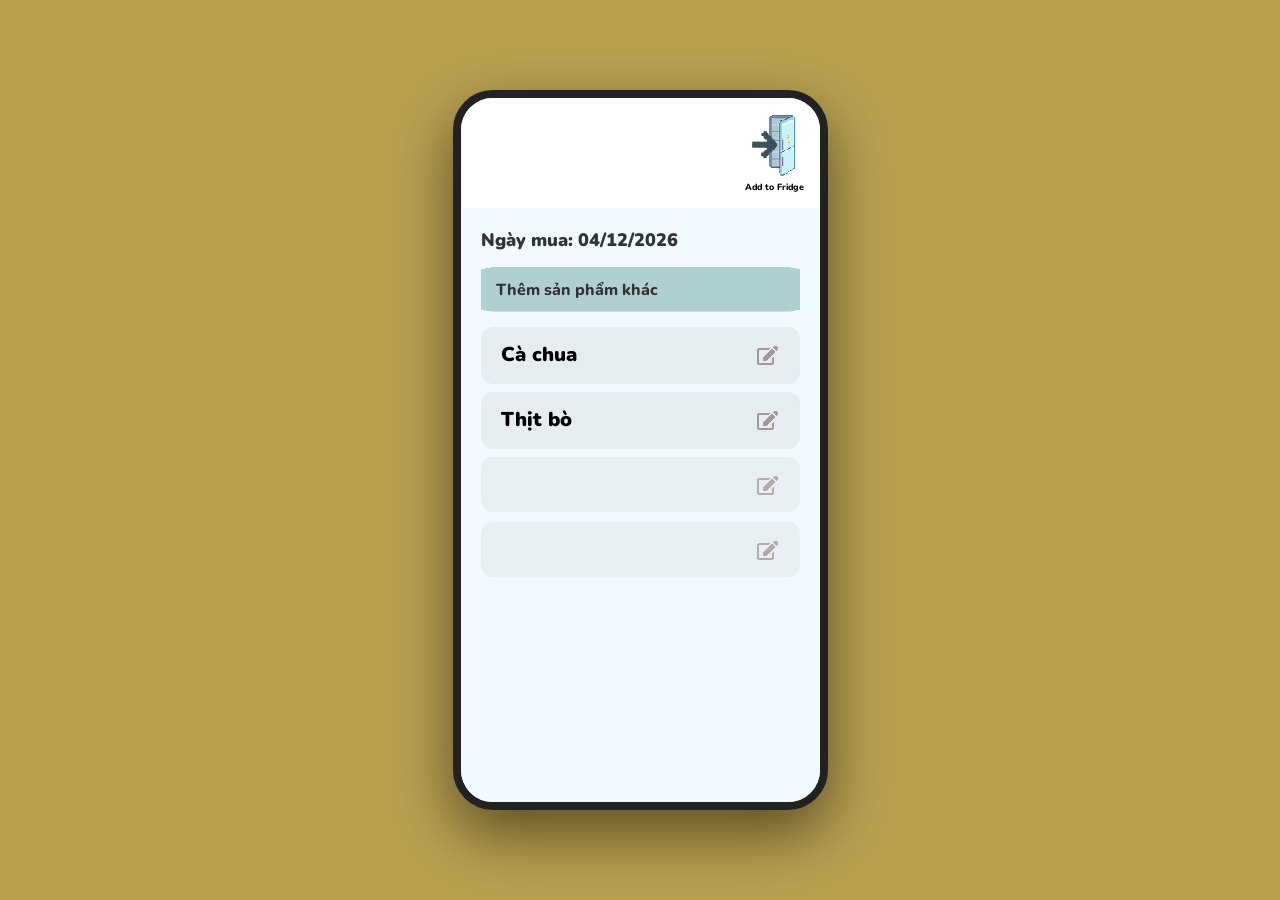
<file: Frontend/legacy/food_list.html>
<!DOCTYPE html>
<html lang="vi">

<head>
  <meta charset="UTF-8" />
  <meta name="viewport" content="width=device-width,initial-scale=1.0" />
  <title>Danh Sách Thực Phẩm – Smart Fridge</title>
  <link href="https://fonts.googleapis.com/css2?family=Nunito:wght@400;700;800;900&display=swap" rel="stylesheet" />
  <style>
    * {
      box-sizing: border-box;
      margin: 0;
      padding: 0;
    }

    body {
      font-family: 'Nunito', sans-serif;
      background: #b8a050;
      display: flex;
      align-items: center;
      justify-content: center;
      min-height: 100vh;
    }

    /* ── Phone shell ── */
    .phone {
      width: 375px;
      height: 720px;
      border: 8px solid #222;
      border-radius: 40px;
      overflow: hidden;
      position: relative;
      background: #fff;
      box-shadow: 0 24px 60px rgba(0, 0, 0, 0.5);
      display: flex;
      flex-direction: column;
    }

    /* ── Header ── */
    .header {
      position: relative;
      width: 100%;
      height: 110px;
      flex-shrink: 0;
    }

    .header-bg {
      width: 100%;
      height: 100%;
      object-fit: cover;
      image-rendering: pixelated;
    }

    .add-btn {
      position: absolute;
      top: 15px;
      right: 15px;
      width: 60px;
      height: 75px;
      display: flex;
      flex-direction: column;
      align-items: center;
      text-decoration: none;
      color: #000;
    }

    .add-btn img {
      width: 45px;
      height: auto;
      image-rendering: pixelated;
    }

    .add-btn span {
      font-size: 9px;
      font-weight: 800;
      margin-top: 2px;
      text-align: center;
      line-height: 1;
    }

    /* ── Content ── */
    .content {
      flex: 1;
      padding: 20px;
      display: flex;
      flex-direction: column;
      gap: 15px;
      background: #f0faff; /* Light blueish tint */
    }

    .date {
      font-size: 18px;
      font-weight: 900;
      color: #333;
    }

    .note-area {
      position: relative;
      width: 100%;
      height: 45px;
      display: flex;
      align-items: center;
      padding: 0 15px;
    }

    .note-bg {
      position: absolute;
      top: 0;
      left: 0;
      width: 100%;
      height: 100%;
      object-fit: fill;
      image-rendering: pixelated;
      z-index: 0;
    }

    .note-area span {
      position: relative;
      z-index: 1;
      font-size: 16px;
      font-weight: 800;
      color: #333;
    }

    /* ── Food Items ── */
    .food-items {
      display: flex;
      flex-direction: column;
      gap: 10px;
    }

    .food-row {
      background: #e6edf0;
      border-radius: 12px;
      height: 55px;
      display: flex;
      align-items: center;
      justify-content: space-between;
      padding: 0 20px;
      box-shadow: 0 2px 0 rgba(0,0,0,0.05);
    }

    .food-row span {
      font-size: 20px;
      font-weight: 900;
      color: #000;
    }

    .edit-icon {
      width: 24px;
      image-rendering: pixelated;
      cursor: pointer;
    }

    .empty-row {
      background: #e6edf0;
      border-radius: 12px;
      height: 55px;
      display: flex;
      align-items: center;
      justify-content: flex-end;
      padding: 0 20px;
      opacity: 0.8;
    }

    /* --- ADDED FOR MANUAL ADD FEATURE & ROW EDITING --- */
    .note-area {
      cursor: pointer;
      transition: background 0.2s;
    }
    .note-area:active {
      opacity: 0.8;
    }

    .edit-form-container {
      display: none; /* Hidden by default */
      background: #fff;
      border: 2px solid #ed89b5;
      border-radius: 16px;
      padding: 12px;
      flex-direction: column;
      gap: 10px;
      margin-top: -5px;
      margin-bottom: 5px;
      box-shadow: 0 4px 10px rgba(237, 137, 181, 0.15);
      animation: slideDown 0.3s ease-out;
    }

    @keyframes slideDown {
      from { opacity: 0; transform: translateY(-10px); }
      to { opacity: 1; transform: translateY(0); }
    }

    .edit-form-container.active {
      display: flex;
    }

    .form-item {
      display: flex;
      align-items: center;
      justify-content: space-between;
    }

    .form-label {
      font-size: 13px;
      font-weight: 800;
      color: #555;
    }

    /* Quantity Counter */
    .counter {
      display: flex;
      align-items: center;
      gap: 8px;
      background: #fdf2f7;
      border-radius: 20px;
      padding: 2px 6px;
      border: 1.5px solid #ffdae9;
    }

    .counter-btn {
      width: 26px;
      height: 26px;
      border-radius: 50%;
      border: none;
      background: #ed89b5;
      color: #fff;
      font-weight: 900;
      font-size: 16px;
      cursor: pointer;
      display: flex;
      align-items: center;
      justify-content: center;
      line-height: 1;
    }

    .counter-input {
      width: 35px;
      text-align: center;
      border: none;
      background: transparent;
      font-family: 'Nunito', sans-serif;
      font-weight: 900;
      font-size: 15px;
      color: #333;
      outline: none;
    }

    /* Expiry Input */
    .expiry-input, .name-input {
      width: 130px;
      padding: 6px 12px;
      border-radius: 12px;
      border: 1.5px solid #ffdae9;
      background: #fdf2f7;
      font-family: 'Nunito', sans-serif;
      font-size: 13px;
      font-weight: 700;
      outline: none;
      text-align: center;
      color: #333;
      transition: border-color 0.2s, box-shadow 0.2s;
    }

    .expiry-input:focus, .name-input:focus {
      border-color: #ed89b5;
      box-shadow: 0 0 0 3px rgba(237, 137, 181, 0.2);
    }

    .name-input {
      width: 100%; /* Name takes full width in its item row */
      text-align: left;
    }
    /* ------------------------------------ */
  </style>
</head>

<body>
  <div class="phone">
    <!-- Header -->
    <header class="header">
      <img src="../assets/Food-list/iPhone 13 & 14 - 4 (1).png" alt="Header" class="header-bg" />
      <a href="Index.html" class="add-btn">
        <img src="../assets/Food-list/Exit.png" alt="Add to Fridge" />
        <span>Add to Fridge</span>
      </a>
    </header>

    <!-- Main Content -->
    <div class="content">
      <p class="date" id="dateDisplay">Ngày mua: 9/9/2026</p>

      <!-- Manual Add Trigger -->
      <div class="note-area" id="manualAddTrigger">
        <img src="../assets/Food-list/Food-frame.png" alt="Note Frame" class="note-bg" />
        <span>Thêm sản phẩm khác</span>
      </div>

      <!-- Manual Add Form -->
      <div class="edit-form-container" id="manualAddForm">
        <div class="form-item">
          <span class="form-label">Tên sản phẩm:</span>
          <input type="text" class="name-input" placeholder="Ví dụ: Táo Mỹ...">
        </div>
        <div class="form-item">
          <span class="form-label">Số lượng:</span>
          <div class="counter">
            <button class="counter-btn qty-minus">-</button>
            <input type="number" class="counter-input qty-input" value="1" min="1" inputmode="numeric">
            <button class="counter-btn qty-plus">+</button>
          </div>
        </div>
        <div class="form-item">
          <span class="form-label">Hạn sử dụng:</span>
          <input type="text" class="expiry-input date-mask" placeholder="dd/mm/yyyy" maxlength="10">
        </div>
      </div>

      <!-- Food List Items -->
      <div class="food-items" id="foodItemsList">
        <!-- Item 1 -->
        <div class="food-item-group">
          <div class="food-row">
            <span>Cà chua</span>
            <img src="../assets/Food-list/Edit.png" alt="Edit" class="edit-icon" />
          </div>
          <div class="edit-form-container">
            <div class="form-item">
              <span class="form-label">Số lượng:</span>
              <div class="counter">
                <button class="counter-btn qty-minus">-</button>
                <input type="number" class="counter-input qty-input" value="2" min="1">
                <button class="counter-btn qty-plus">+</button>
              </div>
            </div>
            <div class="form-item">
              <span class="form-label">Hạn sử dụng:</span>
              <input type="text" class="expiry-input date-mask" value="15/05/2026" maxlength="10">
            </div>
          </div>
        </div>

        <!-- Item 2 -->
        <div class="food-item-group">
          <div class="food-row">
            <span>Thịt bò</span>
            <img src="../assets/Food-list/Edit.png" alt="Edit" class="edit-icon" />
          </div>
          <div class="edit-form-container">
            <div class="form-item">
              <span class="form-label">Số lượng:</span>
              <div class="counter">
                <button class="counter-btn qty-minus">-</button>
                <input type="number" class="counter-input qty-input" value="1" min="1">
                <button class="counter-btn qty-plus">+</button>
              </div>
            </div>
            <div class="form-item">
              <span class="form-label">Hạn sử dụng:</span>
              <input type="text" class="expiry-input date-mask" value="20/05/2026" maxlength="10">
            </div>
          </div>
        </div>
        
        <!-- Empty Rows -->
        <div class="empty-row"><img src="../assets/Food-list/Edit.png" alt="Edit" class="edit-icon" /></div>
        <div class="empty-row"><img src="../assets/Food-list/Edit.png" alt="Edit" class="edit-icon" /></div>
      </div>
    </div>
  </div>

  <script>
    /* --- 
       DATA & API LOGIC: HANDLING SCANNED ITEMS
       This block manages the population of the list from AI results
       and provides utilities for formatting and editing.
    --- */
    
    const DATE_CONFIG = {
      LOCALE: 'vi-VN',
      FORMAT: { day: '2-digit', month: '2-digit', year: 'numeric' }
    };

    // Initialize Page
    window.addEventListener('DOMContentLoaded', () => {
      updateDisplayDate();
      loadScannedItems();
      initializeGlobalListeners();
    });

    function updateDisplayDate() {
      const now = new Date();
      const formattedDate = now.toLocaleDateString(DATE_CONFIG.LOCALE, DATE_CONFIG.FORMAT);
      document.getElementById('dateDisplay').textContent = `Ngày mua: ${formattedDate}`;
    }

    function loadScannedItems() {
      const scannedData = localStorage.getItem('scannedItems');
      if (!scannedData) return;

      try {
        const items = JSON.parse(scannedData);
        if (items && items.length > 0) {
          const list = document.getElementById('foodItemsList');
          
          // Get all potential slots (mock groups and empty rows)
          let slots = Array.from(list.querySelectorAll('.food-item-group, .empty-row'));
          
          items.forEach((item, index) => {
            const expiryStr = calculateExpiryDate(item.estimated_expiry_days || 7);
            
            if (index < slots.length) {
              // Re-use existing slot
              const currentSlot = slots[index];
              
              if (currentSlot.classList.contains('empty-row')) {
                // Convert empty-row to a full food-item-group
                currentSlot.classList.remove('empty-row');
                currentSlot.classList.add('food-row');
                currentSlot.innerHTML = `
                  <span>${item.product_name}</span>
                  <img src="../assets/Food-list/Edit.png" alt="Edit" class="edit-icon" />
                `;
                
                // Add the hidden edit form after it
                const form = createEditForm(item, expiryStr);
                currentSlot.parentNode.insertBefore(form, currentSlot.nextSibling);
                
                // Wrap them in a group for consistency
                const group = document.createElement('div');
                group.className = 'food-item-group';
                currentSlot.parentNode.insertBefore(group, currentSlot);
                group.appendChild(currentSlot);
                group.appendChild(form);
              } else {
                // Update existing mock group
                const nameSpan = currentSlot.querySelector('.food-row span');
                if(nameSpan) nameSpan.textContent = item.product_name;
                
                const qtyInput = currentSlot.querySelector('.qty-input');
                if(qtyInput) qtyInput.value = item.quantity || 1;
                
                const expiryInput = currentSlot.querySelector('.date-mask');
                if(expiryInput) expiryInput.value = expiryStr;
              }
            } else {
              // Create new slot if we ran out
              list.appendChild(createFoodItemGroup(item));
            }
          });

          // Optional: Remove remaining empty rows if you want a tight list
          // list.querySelectorAll('.empty-row').forEach(r => r.remove());
        }
      } catch (e) {
        console.error("Lỗi đổ dữ liệu AI:", e);
      }
    }

    function createEditForm(item, expiryStr) {
      const div = document.createElement('div');
      div.className = 'edit-form-container';
      div.innerHTML = `
        <div class="form-item">
          <span class="form-label">Số lượng:</span>
          <div class="counter">
            <button class="counter-btn qty-minus">-</button>
            <input type="number" class="counter-input qty-input" value="${item.quantity || 1}" min="1" inputmode="numeric">
            <button class="counter-btn qty-plus">+</button>
          </div>
        </div>
        <div class="form-item">
          <span class="form-label">Hạn sử dụng:</span>
          <input type="text" class="expiry-input date-mask" value="${expiryStr}" placeholder="dd/mm/yyyy" maxlength="10">
        </div>
      `;
      attachFormListeners(div);
      return div;
    }

    function createFoodItemGroup(item) {
      const expiryStr = calculateExpiryDate(item.estimated_expiry_days || 7);
      const div = document.createElement('div');
      div.className = 'food-item-group';
      div.innerHTML = `
        <div class="food-row">
          <span>${item.product_name}</span>
          <img src="../assets/Food-list/Edit.png" alt="Edit" class="edit-icon" />
        </div>
      `;
      div.appendChild(createEditForm(item, expiryStr));
      return div;
    }

    function calculateExpiryDate(days) {
      const d = new Date();
      d.setDate(d.getDate() + days);
      return d.toLocaleDateString(DATE_CONFIG.LOCALE, DATE_CONFIG.FORMAT);
    }

    /* --- FORM UTILITIES --- */
    function attachFormListeners(container) {
      // Counter Logic
      const input = container.querySelector('.qty-input');
      const minus = container.querySelector('.qty-minus');
      const plus = container.querySelector('.qty-plus');
      
      if(input) {
        // Auto-select text on focus for easier mobile input
        input.onfocus = () => input.select();
      }

      if(minus) minus.onclick = () => { let v = parseInt(input.value)||1; if(v>1) input.value = v-1; };
      if(plus) plus.onclick = () => { let v = parseInt(input.value)||0; input.value = v+1; };

      // Date Masking Logic
      const dateInput = container.querySelector('.date-mask');
      if(dateInput) {
        dateInput.oninput = (e) => {
          let v = e.target.value.replace(/\D/g, '');
          if (v.length > 8) v = v.slice(0, 8);
          let out = "";
          if (v.length > 0) out += v.slice(0, 2);
          if (v.length > 2) out += "/" + v.slice(2, 4);
          if (v.length > 4) out += "/" + v.slice(4, 8);
          e.target.value = out;
        };
      }
    }

    function initializeGlobalListeners() {
      // Manual Add Toggle
      const manualTrigger = document.getElementById('manualAddTrigger');
      const manualForm = document.getElementById('manualAddForm');
      if(manualTrigger) {
        manualTrigger.onclick = () => manualForm.classList.toggle('active');
        attachFormListeners(manualForm);
      }

      // Row Edit Toggle (Event Delegation)
      document.getElementById('foodItemsList').onclick = (e) => {
        if (e.target.classList.contains('edit-icon')) {
          const group = e.target.closest('.food-item-group');
          if (group) {
            const form = group.querySelector('.edit-form-container');
            if (form) form.classList.toggle('active');
          } else if (e.target.closest('.empty-row')) {
            // If clicking empty row, maybe redirect to manual add or alert
            manualForm.classList.add('active');
            manualForm.scrollIntoView({ behavior: 'smooth' });
          }
        }
      };

      // Final Submission
      document.querySelector('.add-btn').onclick = (e) => {
        e.preventDefault();
        // Here we would normally collect all data and send to /api/v1/fridges/1/items (Bulk Add)
        alert("🎉 Đã lưu tất cả thực phẩm vào tủ lạnh!");
        localStorage.removeItem('scannedItems');
        window.location.href = 'tu_lanh.html';
      };
    }
    /* --- END DATA LOGIC --- */
  </script>
</body>

</html>
</file>
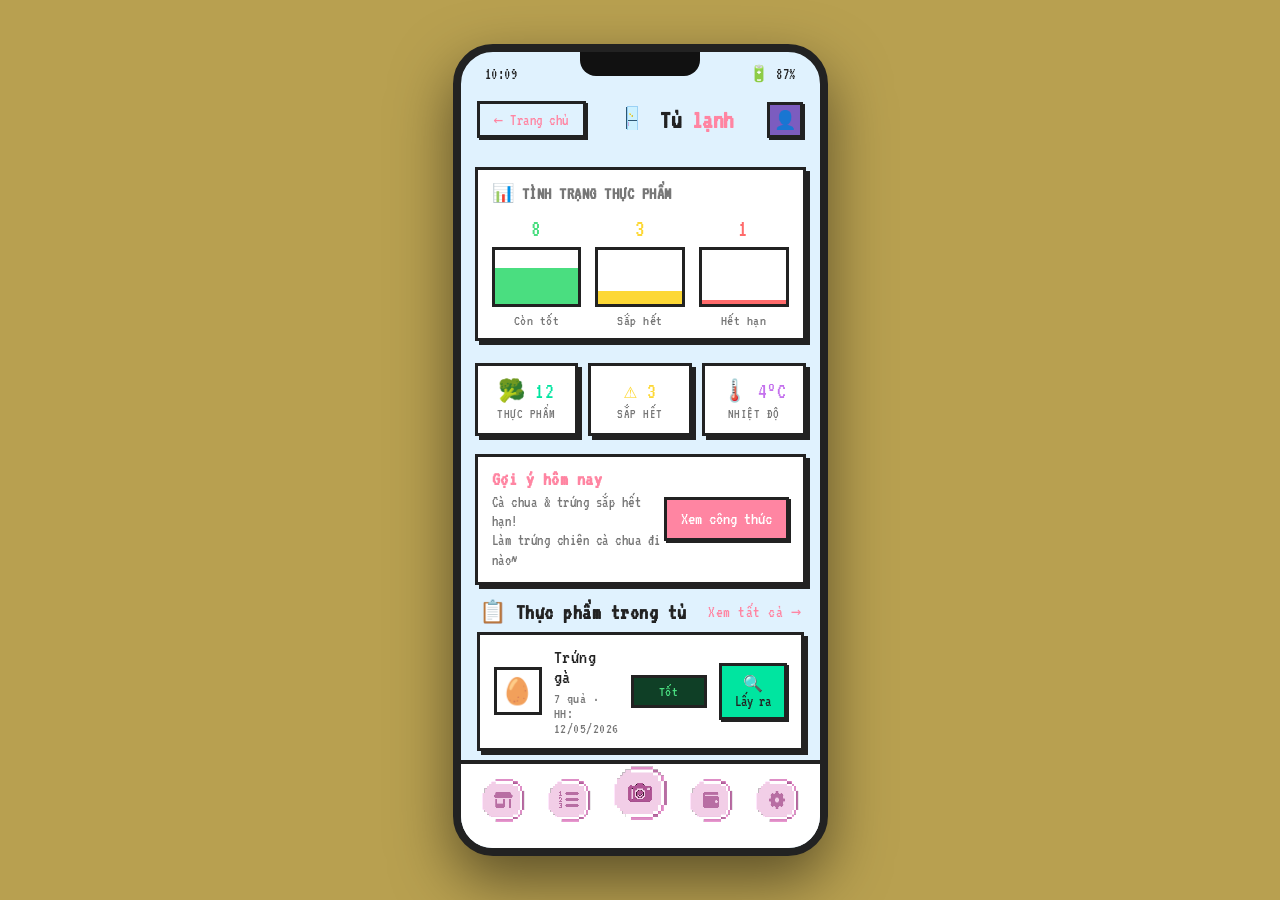
<file: Frontend/legacy/tu_lanh.html>
<!DOCTYPE html>
<html lang="vi">

<head>
  <meta charset="UTF-8" />
  <meta name="viewport" content="width=device-width,initial-scale=1.0" />
  <title>Tủ Lạnh Thông Minh</title>
  <link href="https://fonts.googleapis.com/css2?family=VT323&display=swap" rel="stylesheet" />
  <style>
    * {
      box-sizing: border-box;
      margin: 0;
      padding: 0;
    }

    :root {
      --accent: #ff85a2;
      --cyan: #00e5a0;
      --warn: #fdd835;
      --danger: #ff6b6b;
      --bg: #b8a050;
      --surface: #fdf5c0;
      --card: #ffffff;
      --border: #222;
      --text: #222;
      --muted: #777;
    }

    body {
      font-family: 'VT323', monospace;
      background: #b8a050;
      color: var(--text);
      display: flex;
      align-items: center;
      justify-content: center;
      min-height: 100vh;
      letter-spacing: 0.5px;
    }

    /* ── Khung điện thoại (Bo tròn hiện đại) ── */
    .phone {
      width: 375px;
      height: 812px;
      background: #e0f2fe;
      border-radius: 40px;
      border: 8px solid #222;
      overflow: hidden;
      display: flex;
      flex-direction: column;
      box-shadow: 0 24px 60px rgba(0, 0, 0, 0.5);
      position: relative;
    }

    /* Status bar */
    .sb {
      display: flex;
      justify-content: space-between;
      align-items: center;
      padding: 12px 24px 4px;
      font-size: 16px;
      color: var(--text);
      position: relative;
      flex-shrink: 0;
      z-index: 60;
    }

    /* Tai thỏ bo tròn */
    .notch {
      width: 120px;
      height: 24px;
      background: #111;
      border-radius: 0 0 16px 16px;
      position: absolute;
      top: 0;
      left: 50%;
      transform: translateX(-50%);
      z-index: 50;
    }

    /* Header */
    .header {
      display: flex;
      align-items: center;
      justify-content: space-between;
      padding: 10px 16px;
      flex-shrink: 0;
    }

    .logo {
      display: flex;
      align-items: center;
      gap: 6px;
    }

    .logo h1 {
      font-size: 26px;
      font-weight: 900;
    }

    .logo h1 span {
      color: var(--accent);
    }

    .fridge-header-img {
      width: 35px;
      height: 45px;
      object-fit: contain;
      image-rendering: pixelated;
      cursor: pointer;
    }

    /* Pixel Art Styles */
    .pixel-box-sm {
      border-radius: 0 !important;
      border: 3px solid var(--border) !important;
      box-shadow: 2px 2px 0 var(--border);
      transition: transform 0.1s, box-shadow 0.1s;
    }

    .pixel-box-sm:active {
      transform: translate(2px, 2px) !important;
      box-shadow: 0 0 0 var(--border) !important;
    }

    .pixel-box {
      border-radius: 0 !important;
      border: 3px solid var(--border) !important;
      background: #fff;
      box-shadow: 4px 4px 0 var(--border);
    }

    .back-btn {
      color: var(--accent);
      padding: 6px 14px;
      font-size: 16px;
      cursor: pointer;
      text-decoration: none;
    }

    .avatar {
      width: 36px;
      height: 36px;
      background: #7c5cbf;
      display: flex;
      align-items: center;
      justify-content: center;
      font-size: 18px;
      color: #fff;
    }

    /* ── CHART BOX ── */
    .chart-box {
      margin: 15px 14px 12px;
      padding: 12px 14px 10px;
      flex-shrink: 0;
    }

    .chart-title {
      display: block;
      font-size: 18px;
      color: var(--muted);
      margin-bottom: 35px;
      text-transform: uppercase;
      font-weight: bold;
    }

    .chart-cols {
      display: flex;
      align-items: flex-end;
      justify-content: space-around;
      height: 90px;
      gap: 14px;
    }

    .chart-col {
      display: flex;
      flex-direction: column;
      align-items: center;
      gap: 6px;
      flex: 1;
    }

    .chart-bar-wrap {
      width: 100%;
      background: #ffffff;
      display: flex;
      align-items: flex-end;
      height: 60px;
      border-radius: 0;
      border: 3px solid var(--border);
    }

    .chart-bar {
      width: 100%;
      border-radius: 0;
      transition: height 0.4s cubic-bezier(0.4, 0, 0.2, 1);
    }

    .chart-bar.good {
      background: #4ade80;
    }

    .chart-bar.warn {
      background: #fdd835;
    }

    .chart-bar.danger {
      background: #ff6b6b;
    }

    .chart-val {
      font-size: 24px;
      transition: color 0.3s;
    }

    .chart-lbl {
      font-size: 15px;
      color: var(--muted);
    }

    /* Stats container */
    .stats {
      display: flex;
      gap: 10px;
      padding: 10px 14px;
    }

    .sc {
      flex: 1;
      padding: 12px 10px;
      display: flex;
      flex-direction: column;
      align-items: center;
      justify-content: center;
      text-align: center;
    }

    .sc .sv {
      font-size: 22px;
    }

    .sc .sl {
      font-size: 14px;
      color: var(--muted);
      text-transform: uppercase;
      margin-top: 4px;
    }

    /* ── SUGGESTION BOX (Đã bọc ô vuông) ── */
    .sug {
      margin: 8px 14px 10px;
      padding: 12px 14px;
      /* Thêm padding để nội dung không sát viền */
      display: flex;
      align-items: center;
      justify-content: space-between;
    }

    .sug h3 {
      font-size: 20px;
      color: var(--accent);
      margin-bottom: 4px;
    }

    .sug p {
      font-size: 16px;
      color: var(--muted);
      line-height: 1.2;
    }

    .sug-btn {
      background: var(--accent);
      color: #fff;
      padding: 10px 14px;
      font-size: 18px;
      cursor: pointer;
      font-family: 'VT323', monospace;
      white-space: nowrap;
    }

    /* Food List */
    .sec-hdr {
      display: flex;
      align-items: center;
      justify-content: space-between;
      padding: 4px 18px 8px;
    }

    .sec-hdr h2 {
      font-size: 22px;
    }

    .sec-hdr a {
      font-size: 17px;
      color: var(--accent);
      cursor: pointer;
      text-decoration: none;
    }

    .food-list {
      padding: 0 16px 16px;
      display: flex;
      flex-direction: column;
      gap: 16px;
      overflow-y: auto;
      flex: 1;
    }

    .food-list::-webkit-scrollbar {
      width: 0;
    }

    .fi {
      padding: 12px 14px;
      display: flex;
      align-items: center;
      gap: 12px;
      margin-bottom: 4px;
    }

    .ficon {
      width: 48px;
      height: 48px;
      background: #fff;
      /* Nền trắng như yêu cầu trang danh sách */
      border: 3px solid var(--border);
      display: flex;
      align-items: center;
      justify-content: center;
      font-size: 26px;
      flex-shrink: 0;
    }

    .finfo {
      flex: 1;
    }

    .fname {
      font-size: 20px;
      color: var(--text);
    }

    .fmeta {
      font-size: 15px;
      color: var(--muted);
      margin-top: 4px;
    }

    .fbadge {
      padding: 6px 12px;
      font-size: 15px;
      min-width: 76px;
      text-align: center;
      border-radius: 0;
      border: 3px solid var(--border);
    }

    .fbadge.ok {
      background: #0f3f26;
      color: #4ade80;
    }

    .fbadge.wn {
      background: #422a00;
      color: #fdd835;
    }

    .fbadge.dn {
      background: #4a0f0f;
      color: #ff6b6b;
    }

    .take-btn {
      background: var(--cyan);
      color: var(--text);
      padding: 8px 12px;
      font-size: 16px;
      cursor: pointer;
      display: flex;
      align-items: center;
      gap: 6px;
      font-family: 'VT323', monospace;
    }

    /* Bottom Nav */
    .bnav {
      background: #fff;
      padding: 12px 10px 24px;
      border-top: 4px solid var(--border);
      display: flex;
      justify-content: space-around;
      position: relative;
    }

    .nav-img-row {
      display: flex;
      justify-content: space-around;
      align-items: center;
      width: 100%;
      position: relative;
      z-index: 2;
    }

    .nav-img-row img {
      width: 48px;
      height: 48px;
      cursor: pointer;
      image-rendering: pixelated;
    }

    .nav-img-row img.center-btn {
      width: 60px;
      height: 60px;
      margin-top: -15px;
    }

    /* Modals */
    .modal-bg {
      display: none;
      position: absolute;
      inset: 0;
      background: rgba(0, 0, 0, 0.8);
      z-index: 200;
      align-items: flex-end;
    }

    .modal-bg.open {
      display: flex;
    }

    .modal-content {
      width: 100%;
      background: #fff;
      border-top: 4px solid var(--border);
      padding: 24px 20px 40px;
    }

    /* Toast */
    .toast-msg {
      position: absolute;
      bottom: 100px;
      left: 50%;
      transform: translateX(-50%);
      background: #000;
      color: var(--cyan);
      padding: 12px 24px;
      border: 4px solid var(--cyan);
      font-size: 18px;
      opacity: 0;
      transition: opacity 0.3s;
      z-index: 300;
      text-align: center;
      box-shadow: 6px 6px 0 rgba(0, 229, 160, 0.3);
    }

    .toast-msg.show {
      opacity: 1;
    }
  </style>
</head>

<body>
  <div class="phone">
    <div class="sb">
      <span>10:09</span>
      <div class="notch"></div>
      <span>🔋 87%</span>
    </div>

    <header class="header">
      <a href="Index.html" class="back-btn pixel-box-sm">← Trang chủ</a>
      <div class="logo">
        <img src="../assets/tulanh.png" class="fridge-header-img" id="fridgeHeaderImg" alt="Tủ lạnh"
          onclick="location.href='Index.html'" />
        <h1>Tủ <span>lạnh</span></h1>
      </div>
      <div class="avatar pixel-box-sm">👤</div>
    </header>

    <div class="chart-box pixel-box">
      <div class="chart-title">📊 Tình trạng thực phẩm</div>
      <div class="chart-cols">
        <div class="chart-col">
          <span class="chart-val" id="val-good" style="color:#4ade80">0</span>
          <div class="chart-bar-wrap">
            <div class="chart-bar good" id="bar-good" style="height:0%"></div>
          </div>
          <span class="chart-lbl">Còn tốt</span>
        </div>
        <div class="chart-col">
          <span class="chart-val" id="val-warn" style="color:#fdd835">0</span>
          <div class="chart-bar-wrap">
            <div class="chart-bar warn" id="bar-warn" style="height:0%"></div>
          </div>
          <span class="chart-lbl">Sắp hết</span>
        </div>
        <div class="chart-col">
          <span class="chart-val" id="val-danger" style="color:#ff6b6b">0</span>
          <div class="chart-bar-wrap">
            <div class="chart-bar danger" id="bar-danger" style="height:0%"></div>
          </div>
          <span class="chart-lbl">Hết hạn</span>
        </div>
      </div>
    </div>

    <div class="stats">
      <div class="sc pixel-box"><span class="sv" id="stat-total" style="color:var(--cyan)">🥦 11</span><span
          class="sl">Thực phẩm</span></div>
      <div class="sc pixel-box"><span class="sv" id="stat-warn" style="color:var(--warn)">⚠️ 3</span><span
          class="sl">Sắp hết</span></div>
      <div class="sc pixel-box"><span class="sv" style="color:#c471ed">🌡️ 4°C</span><span class="sl">Nhiệt độ</span>
      </div>
    </div>

    <div class="sug pixel-box">
      <div>
        <h3>Gợi ý hôm nay</h3>
        <p>Cà chua & trứng sắp hết hạn!<br />Làm trứng chiên cà chua đi nào~</p>
      </div>
      <button class="sug-btn pixel-box-sm">Xem công thức</button>
    </div>

    <div class="sec-hdr">
      <h2>📋 Thực phẩm trong tủ</h2>
      <a href="Danh_sach_thuc_pham.html">Xem tất cả →</a>
    </div>
    <div class="food-list" id="foodList"></div>

    <div class="bnav">
      <div class="nav-img-row">
        <img src="../assets/nuttrangchu.png" onclick="location.href='Index.html'" />
        <img src="../assets/nutthucpham.png" onclick="location.href='Danh_sach_thuc_pham.html'" />
        <img src="../assets/nutchup.png" style="width:60px; height:60px; margin-top:-15px;" />
        <img src="../assets/nutvi.png" onclick="openWalletModal()" />
        <img src="../assets/nutcaidat.png" />
      </div>
    </div>

    <div class="modal-bg" id="walletModalBg">
      <div class="modal-content">
        <h3 style="font-size:30px; margin-bottom: 5px;">Chi tiêu tháng 5...</h3>
        <p style="margin-bottom:20px; font-size:18px; color:#777;">Quản lý thực phẩm</p>
        <div
          style="background:#fff; border:3px solid #222; padding:15px; box-shadow:4px 4px 0 #222; margin-bottom:20px;">
          <h4
            style="font-size:24px; color:#ff85a2; border-bottom:2px dashed #222; padding-bottom:5px; margin-bottom:10px;">
            Theo tuần</h4>
          <div style="display:flex; justify-content:space-between; font-size:22px;"><span>Đã ăn:</span><span
              style="color:#0f3f26; font-weight:bold;">350.000đ</span></div>
          <div style="display:flex; justify-content:space-between; font-size:22px; margin-top:5px;"><span>Lãng
              phí:</span><span style="color:var(--danger); font-weight:bold;">45.000đ</span></div>
        </div>
        <div
          style="background:#fff; border:3px solid #222; padding:15px; box-shadow:4px 4px 0 #222; margin-bottom:25px;">
          <h4
            style="font-size:24px; color:#ff85a2; border-bottom:2px dashed #222; padding-bottom:5px; margin-bottom:10px;">
            Theo tháng</h4>
          <div style="display:flex; justify-content:space-between; font-size:22px;"><span>Đã ăn:</span><span
              style="color:#0f3f26; font-weight:bold;">1.250.000đ</span></div>
          <div style="display:flex; justify-content:space-between; font-size:22px; margin-top:5px;"><span>Lãng
              phí:</span><span style="color:var(--danger); font-weight:bold;">120.000đ</span></div>
        </div>
        <button class="pixel-box-sm"
          style="width:100%; padding:12px; font-family:'VT323'; font-size:22px; cursor:pointer; background:#fff;"
          onclick="closeWalletModal()">Đóng</button>
      </div>
    </div>

    <div class="modal-bg" id="takeModalBg">
      <div class="modal-content">
        <h3 id="tmTitle" style="font-size:26px; margin-bottom: 5px;">Lấy đồ ra nấu</h3>
        <p id="tmSub" style="margin-bottom:15px; font-size:18px; color:#777;">Hiện có: <span id="tmAvail"></span></p>
        <div style="display:flex; justify-content:center; align-items:center; gap:20px; margin-bottom:24px;">
          <button class="pixel-box-sm"
            style="width:44px; height:44px; font-family:'VT323'; font-size: 30px; cursor: pointer; display: flex; align-items: center; justify-content: center;"
            onclick="changeQty(-1)">-</button>
          <span id="tmQty"
            style="font-size:36px; color:var(--accent); font-weight: bold; min-width: 40px; text-align: center;">1</span>
          <button class="pixel-box-sm"
            style="width:44px; height:44px; font-family:'VT323'; font-size: 30px; cursor: pointer; display: flex; align-items: center; justify-content: center;"
            onclick="changeQty(1)">+</button>
        </div>
        <div style="display:flex; gap:12px;">
          <button class="pixel-box-sm"
            style="flex:1; padding:12px; font-family:'VT323'; font-size:20px; cursor: pointer;"
            onclick="closeTakeModal()">Hủy</button>
          <button class="pixel-box-sm"
            style="flex:1; padding:12px; background:var(--cyan); font-family:'VT323'; font-size:20px; cursor: pointer;"
            onclick="confirmTake()">Xác nhận</button>
        </div>
      </div>
    </div>

    <div class="toast-msg" id="toastMsg"></div>
  </div>

  <script>
    const foods = [
      { icon: '🥚', name: 'Trứng gà', qty: 7, unit: 'quả', exp: '12/05/2026', status: 'ok' },
      { icon: '🍅', name: 'Cà chua', qty: 3, unit: 'quả', exp: '10/05/2026', status: 'wn' },
      { icon: '🥛', name: 'Sữa tươi', qty: 1, unit: 'hộp', exp: '09/05/2026', status: 'dn' },
      { icon: '🥦', name: 'Bông cải', qty: 1, unit: 'cây', exp: '15/05/2026', status: 'ok' }
    ];

    let activeIdx = null;
    let takeQty = 1;

    // Hiệu ứng rê chuột tủ lạnh ở Header
    const fridgeHeader = document.getElementById('fridgeHeaderImg');
    if (fridgeHeader) {
      const preloadGif = new Image();
      preloadGif.src = '../assets/tulanhmo.gif';
      fridgeHeader.addEventListener('mouseenter', () => {
        fridgeHeader.src = '../assets/tulanhmo.gif';
      });
      fridgeHeader.addEventListener('mouseleave', () => {
        fridgeHeader.src = '../assets/tulanh.png';
      });
    }

    function updateChart() {
      let good = 0, warn = 0, danger = 0;
      foods.forEach(f => {
        if (f.status === 'ok') good += f.qty;
        else if (f.status === 'wn') warn += f.qty;
        else if (f.status === 'dn') danger += f.qty;
      });
      const total = good + warn + danger;
      document.getElementById('val-good').textContent = good;
      document.getElementById('val-warn').textContent = warn;
      document.getElementById('val-danger').textContent = danger;
      document.getElementById('stat-total').textContent = `🥦 ${total}`;
      document.getElementById('stat-warn').textContent = `⚠️ ${warn}`;
      document.getElementById('bar-good').style.height = total > 0 ? `${(good / total) * 100}%` : '0%';
      document.getElementById('bar-warn').style.height = total > 0 ? `${(warn / total) * 100}%` : '0%';
      document.getElementById('bar-danger').style.height = total > 0 ? `${(danger / total) * 100}%` : '0%';
    }

    function renderFoods() {
      const list = document.getElementById('foodList');
      list.innerHTML = foods.map((f, i) => {
        const badgeClass = f.status === 'ok' ? 'ok' : (f.status === 'wn' ? 'wn' : 'dn');
        const badgeText = f.status === 'ok' ? 'Tốt' : (f.status === 'wn' ? 'Sắp hết' : 'Hết hạn!');
        return `
          <div class="fi pixel-box">
            <div class="ficon">${f.icon}</div>
            <div class="finfo">
              <div class="fname">${f.name}</div>
              <div class="fmeta">${f.qty} ${f.unit} · HH: ${f.exp}</div>
            </div>
            <span class="fbadge ${badgeClass}">${badgeText}</span>
            <button class="take-btn pixel-box-sm pixel-hover" onclick="openTakeModal(${i})">🔍 Lấy ra</button>
          </div>
        `;
      }).join('');
    }

    function openWalletModal() { document.getElementById('walletModalBg').classList.add('open'); }
    function closeWalletModal() { document.getElementById('walletModalBg').classList.remove('open'); }

    function openTakeModal(idx) {
      activeIdx = idx;
      takeQty = 1;
      const f = foods[idx];
      document.getElementById('tmTitle').textContent = `Lấy ${f.name} ra nấu`;
      document.getElementById('tmAvail').textContent = `${f.qty} ${f.unit}`;
      document.getElementById('tmQty').textContent = takeQty;
      document.getElementById('takeModalBg').classList.add('open');
    }

    function changeQty(d) {
      if (activeIdx === null) return;
      const f = foods[activeIdx];

      if (d === 1) { // Bấm nút CỘNG
        if (takeQty < f.qty) {
          takeQty++;
          if (takeQty === f.qty) {
            showToast('⚠️ Tủ lạnh cần thêm thực phẩm');
          }
        } else {
          showToast('⚠️ Tủ lạnh cần thêm thực phẩm');
        }
      } else if (d === -1) { // Bấm nút TRỪ
        if (takeQty > 0) {
          takeQty--;
        } else {
          showToast('⚠️ Tủ lạnh cần thêm thực phẩm');
        }
      }
      document.getElementById('tmQty').textContent = takeQty;
    }

    function confirmTake() {
      if (activeIdx === null || takeQty === 0) { closeTakeModal(); return; }
      const f = foods[activeIdx];
      f.qty -= takeQty;
      if (f.qty <= 0) foods.splice(activeIdx, 1);
      closeTakeModal();
      renderFoods();
      updateChart();
      showToast(`✅ Đã lấy ${takeQty} ${f.unit} ${f.name}`);
    }

    function closeTakeModal() { document.getElementById('takeModalBg').classList.remove('open'); }

    function showToast(m) {
      const t = document.getElementById('toastMsg');
      t.textContent = m;
      t.classList.add('show');
      setTimeout(() => t.classList.remove('show'), 2500);
    }

    window.onclick = function (e) { if (e.target.classList.contains('modal-bg')) e.target.classList.remove('open'); }

    renderFoods();
    updateChart();
  </script>
</body>

</html>
</file>
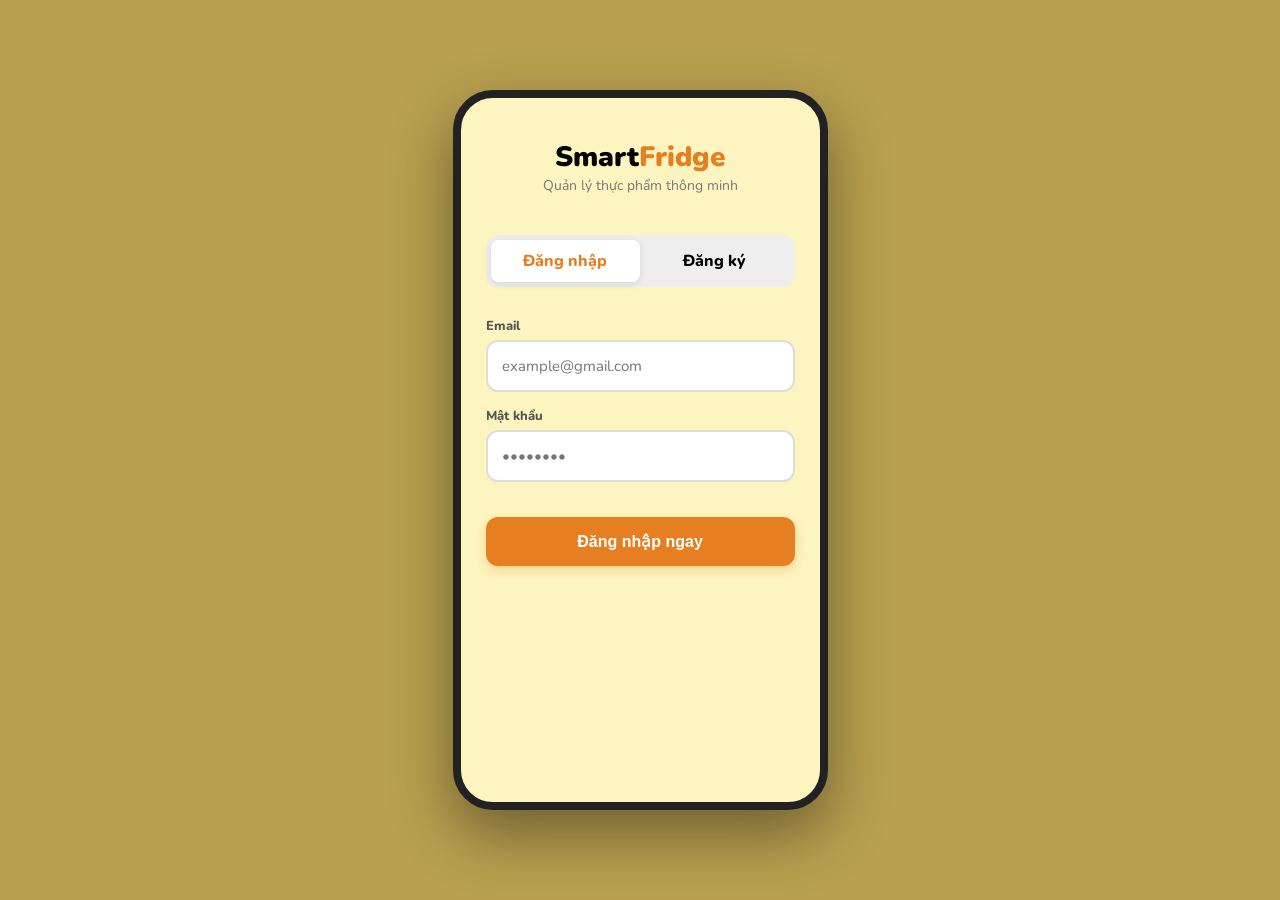
<file: backend/src/main/resources/static/Frontend/legacy/auth.html>
<!DOCTYPE html>
<html lang="vi">
<head>
  <meta charset="UTF-8" />
  <meta name="viewport" content="width=device-width, initial-scale=1.0" />
  <title>Xác thực – Smart Fridge</title>
  <link href="https://fonts.googleapis.com/css2?family=Nunito:wght@400;700;800;900&display=swap" rel="stylesheet" />
  <style>
    :root {
      --accent: #e67e22;
      --bg: #b8a050;
      --surface: #fdf5c0;
      --text: #333;
    }
    * { box-sizing: border-box; margin: 0; padding: 0; }
    body {
      font-family: 'Nunito', sans-serif;
      background: var(--bg);
      display: flex;
      align-items: center; justify-content: center;
      min-height: 100vh;
    }
    .phone {
      width: 375px; height: 720px;
      background: var(--surface);
      border-radius: 40px; border: 8px solid #222;
      position: relative; overflow: hidden;
      display: flex; flex-direction: column;
      box-shadow: 0 24px 60px rgba(0,0,0,0.4);
    }
    .content { padding: 40px 25px; display: flex; flex-direction: column; height: 100%; }
    .header { text-align: center; margin-bottom: 40px; }
    .header h1 { font-size: 28px; font-weight: 900; }
    .header span { color: var(--accent); }
    
    .auth-tabs { display: flex; margin-bottom: 30px; background: #eee; border-radius: 12px; padding: 5px; }
    .tab { flex: 1; padding: 10px; text-align: center; cursor: pointer; font-weight: 800; border-radius: 8px; transition: .2s; }
    .tab.active { background: white; color: var(--accent); box-shadow: 0 2px 8px rgba(0,0,0,0.1); }

    .form-group { margin-bottom: 15px; }
    label { display: block; font-size: 13px; font-weight: 800; margin-bottom: 5px; color: #555; }
    input {
      width: 100%; padding: 14px; border: 2px solid #ddd; border-radius: 12px;
      font-family: 'Nunito', sans-serif; font-size: 15px; outline: none; transition: .2s;
    }
    input:focus { border-color: var(--accent); }

    .btn-submit {
      width: 100%; padding: 15px; background: var(--accent); color: white;
      border: none; border-radius: 12px; font-size: 16px; font-weight: 900;
      cursor: pointer; margin-top: 20px; box-shadow: 0 4px 12px rgba(230, 126, 34, 0.3);
    }
    .btn-submit:active { transform: scale(0.98); }

    .toast {
      position: absolute; bottom: 40px; left: 50%; transform: translateX(-50%);
      background: rgba(0,0,0,0.8); color: white; padding: 10px 20px;
      border-radius: 25px; font-size: 13px; opacity: 0; transition: .3s; pointer-events: none;
    }
  </style>
</head>
<body>
  <div class="phone">
    <div class="content">
      <div class="header">
        <h1>Smart<span>Fridge</span></h1>
        <p style="font-size: 14px; color: #777;">Quản lý thực phẩm thông minh</p>
      </div>

      <div class="auth-tabs">
        <div class="tab active" id="tabLogin" onclick="switchTab('login')">Đăng nhập</div>
        <div class="tab" id="tabSignup" onclick="switchTab('signup')">Đăng ký</div>
      </div>

      <form id="authForm">
        <div class="form-group" id="nameGroup" style="display: none;">
          <label>Họ và tên</label>
          <input type="text" id="name" placeholder="Nguyễn Văn A" />
        </div>

        <div class="form-group">
          <label>Email</label>
          <input type="email" id="email" placeholder="example@gmail.com" required />
        </div>

        <div class="form-group">
          <label>Mật khẩu</label>
          <input type="password" id="password" placeholder="••••••••" required />
        </div>

        <button type="submit" class="btn-submit" id="btnText">Đăng nhập ngay</button>
      </form>
    </div>
    <div class="toast" id="toast"></div>
  </div>

  <script>
    let mode = 'login';
    const API_BASE = "/api/v1/auth"; // Khớp với AuthController backend

    function switchTab(newMode) {
      mode = newMode;
      document.getElementById('tabLogin').classList.toggle('active', mode === 'login');
      document.getElementById('tabSignup').classList.toggle('active', mode === 'signup');
      document.getElementById('nameGroup').style.display = mode === 'signup' ? 'block' : 'none';
      document.getElementById('btnText').textContent = mode === 'login' ? 'Đăng nhập ngay' : 'Tạo tài khoản';
    }

    document.getElementById('authForm').addEventListener('submit', async (e) => {
      e.preventDefault();
      const email = document.getElementById('email').value;
      const password = document.getElementById('password').value;
      const name = document.getElementById('name').value;

      const endpoint = mode === 'login' ? '/login' : '/signup';
      const body = mode === 'login' 
        ? { email, password } 
        : { name, email, password };

      try {
        const response = await fetch(`${API_BASE}${endpoint}`, {
          method: 'POST',
          headers: { 'Content-Type': 'application/json', 'ngrok-skip-browser-warning': 'true' },
          body: JSON.stringify(body)
        });

        const data = await response.json();

        if (response.ok) {
          showToast(mode === 'login' ? "Đăng nhập thành công!" : " Đăng ký thành công!");
          
          // Lưu JWT Token và thông tin cần thiết vào localStorage
          if (data.token)   localStorage.setItem('jwt_token', data.token);
          if (data.userId)  localStorage.setItem('userId',    data.userId);
          if (data.fridgeId) localStorage.setItem('fridgeId', data.fridgeId); // BUG-3 fix
          
          // Nhảy sang trang chính của dự án sau 1 giây
          setTimeout(() => {
            window.location.href = 'index.html'; 
          }, 1000);
        } else {
          showToast(" " + (data.message || "Có lỗi xảy ra"));
        }
      } catch (err) {
        showToast(" Lỗi kết nối Server!");
      }
    });

    function showToast(msg) {
      const t = document.getElementById('toast');
      t.textContent = msg;
      t.style.opacity = '1';
      setTimeout(() => t.style.opacity = '0', 2500);
    }
  </script>
</body>
</html>
</file>
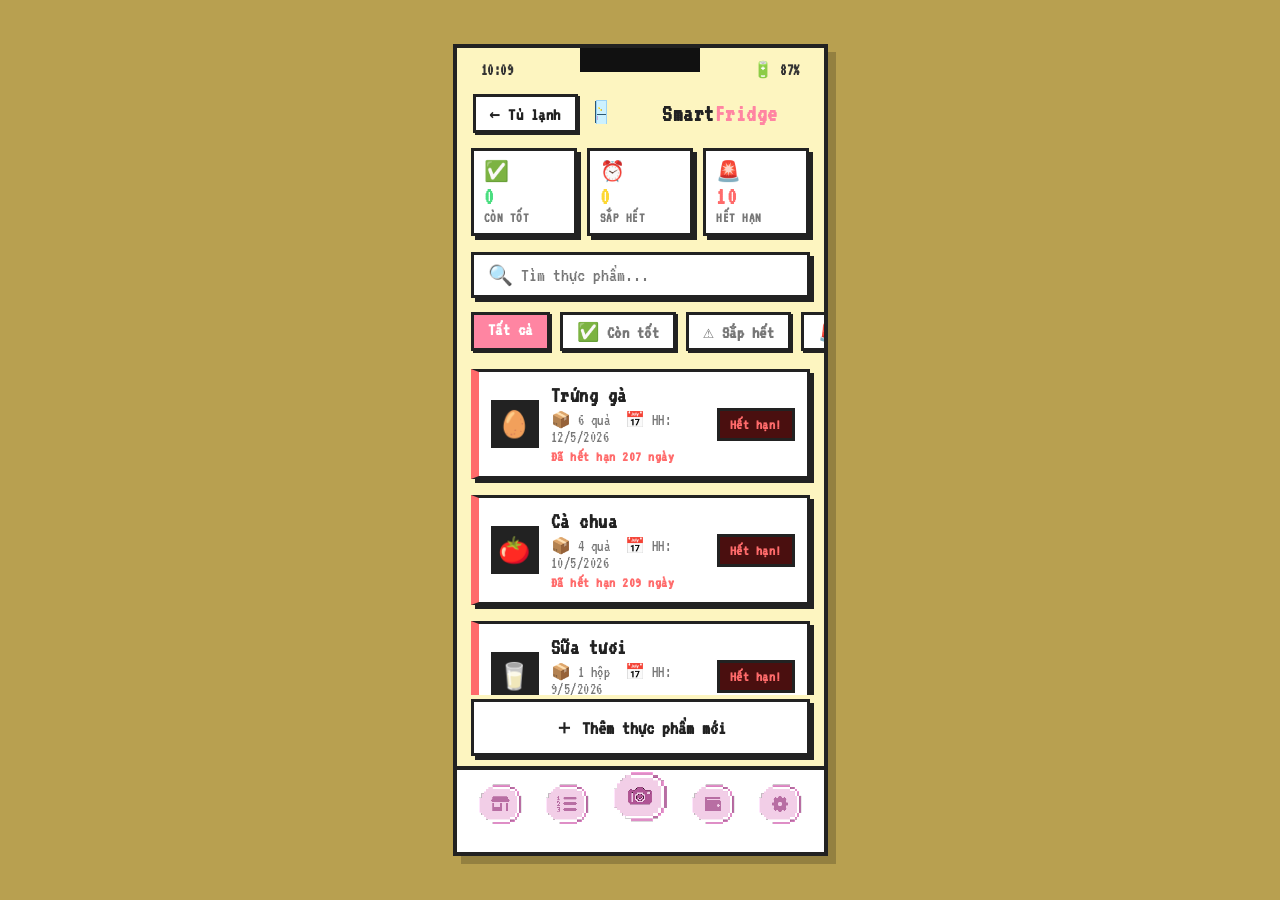
<file: backend/src/main/resources/static/Frontend/legacy/danh_sach_thuc_pham.html>
<!DOCTYPE html>
<html lang="vi">

<head>
  <meta charset="UTF-8" />
  <meta name="viewport" content="width=device-width,initial-scale=1.0" />
  <title>Danh Sách Thực Phẩm</title>
  <link href="https://fonts.googleapis.com/css2?family=VT323&display=swap" rel="stylesheet" />
  <style>
    * {
      box-sizing: border-box;
      margin: 0;
      padding: 0;
    }

    :root {
      --accent: #00e5a0;
      --warn: #fdd835;
      --danger: #ff6b6b;
      --bg: #b8a050;
      --surface: #fdf5c0;
      --card: #fff;
      --border: #222;
      --text: #222;
      --muted: #777;
    }

    body {
      font-family: 'VT323', monospace;
      background: var(--bg);
      color: var(--text);
      display: flex;
      align-items: center;
      justify-content: center;
      min-height: 100vh;
      letter-spacing: 0.5px;
    }

    /* ── Phone shell Pixel ── */
    .phone {
      width: 375px;
      height: 812px;
      background: var(--surface);
      border-radius: 0;
      border: 4px solid var(--border);
      overflow: hidden;
      display: flex;
      flex-direction: column;
      box-shadow: 8px 8px 0 rgba(0, 0, 0, 0.2);
      position: relative;
    }

    /* Status bar */
    .sb {
      display: flex;
      justify-content: space-between;
      align-items: center;
      padding: 12px 24px 4px;
      font-size: 16px;
      font-weight: 700;
      color: #333;
      position: relative;
      flex-shrink: 0;
      background: transparent;
    }

    .notch {
      width: 120px;
      height: 24px;
      background: #111;
      border-radius: 0;
      position: absolute;
      top: 0;
      left: 50%;
      transform: translateX(-50%);
    }

    /* Header */
    .hdr {
      display: flex;
      align-items: center;
      gap: 10px;
      padding: 8px 16px 6px;
      flex-shrink: 0;
    }

    /* Nút Back Pixel */
    .back {
      background: #fff;
      border: 3px solid var(--border);
      color: var(--text);
      border-radius: 0;
      padding: 6px 14px;
      font-size: 18px;
      font-weight: 900;
      cursor: pointer;
      font-family: 'VT323', monospace;
      text-decoration: none;
      box-shadow: 2px 2px 0 var(--border);
      transition: transform 0.1s, box-shadow 0.1s;
    }

    .back:active {
      transform: translate(2px, 2px);
      box-shadow: 0 0 0 var(--border);
    }

    .hdr h1 {
      font-size: 24px;
      font-weight: 900;
      flex: 1;
      text-align: center;
    }

    .hdr h1 span {
      color: #ff85a2;
    }

    .fridge-header-img {
      width: 35px;
      height: 45px;
      object-fit: contain;
      image-rendering: pixelated;
      cursor: pointer;
    }

    /* ── Stats row Pixel ── */
    .stats {
      display: flex;
      gap: 10px;
      padding: 6px 14px;
      flex-shrink: 0;
    }

    .sc {
      flex: 1;
      background: var(--card);
      border: 3px solid var(--border);
      border-radius: 0;
      padding: 8px 10px;
      display: flex;
      flex-direction: column;
      gap: 2px;
      box-shadow: 4px 4px 0 var(--border);
    }

    .sc .si {
      font-size: 20px;
    }

    .sc .sv {
      font-size: 24px;
      font-weight: 900;
    }

    .sc .sl {
      font-size: 14px;
      color: var(--muted);
      font-weight: 700;
      text-transform: uppercase;
    }

    .sc.g .sv {
      color: #4ade80;
    }

    .sc.y .sv {
      color: var(--warn);
    }

    .sc.r .sv {
      color: var(--danger);
    }

    /* ── Search bar Pixel ── */
    .search {
      margin: 10px 14px;
      padding: 8px 14px;
      background: var(--card);
      border: 3px solid var(--border);
      border-radius: 0;
      display: flex;
      align-items: center;
      gap: 8px;
      flex-shrink: 0;
      box-shadow: 4px 4px 0 var(--border);
    }

    .search span {
      font-size: 20px;
    }

    .search input {
      flex: 1;
      background: none;
      border: none;
      outline: none;
      color: var(--text);
      font-size: 20px;
      font-family: 'VT323', monospace;
    }

    .search input::placeholder {
      color: var(--muted);
    }

    /* ── Filter tabs Pixel ── */
    .tabs {
      display: flex;
      gap: 10px;
      padding: 4px 14px 12px;
      overflow-x: auto;
      flex-shrink: 0;
      /* Thêm con trỏ chuột hình bàn tay để báo hiệu kéo được */
      cursor: grab;
    }

    /* Đổi hình bàn tay khi đang nhấn giữ */
    .tabs:active {
      cursor: grabbing;
    }

    .tabs::-webkit-scrollbar {
      display: none;
    }

    .tab {
      padding: 6px 14px;
      border-radius: 0;
      font-size: 18px;
      font-weight: 800;
      white-space: nowrap;
      border: 3px solid var(--border);
      background: var(--card);
      color: var(--muted);
      box-shadow: 2px 2px 0 var(--border);
      transition: transform .1s, box-shadow .1s;
      /* Ngăn chặn bôi đen text khi kéo chuột */
      user-select: none;
    }

    .tab:active {
      transform: translate(2px, 2px);
      box-shadow: 0 0 0 var(--border);
    }

    .tab.active {
      background: #ff85a2;
      color: #fff;
      border-color: var(--border);
    }

    /* ── Food list Pixel ── */
    .food-list {
      flex: 1;
      overflow-y: auto;
      padding: 6px 14px 10px;
      display: flex;
      flex-direction: column;
      gap: 14px;
    }

    .food-list::-webkit-scrollbar {
      width: 0px;
    }

    .fi {
      background: var(--card);
      border: 3px solid var(--border);
      border-radius: 0;
      padding: 12px 12px;
      display: flex;
      align-items: center;
      gap: 12px;
      cursor: pointer;
      box-shadow: 4px 4px 0 var(--border);
      transition: transform .1s, box-shadow .1s;
      margin-bottom: 2px;
    }

    .fi:active {
      transform: translate(4px, 4px);
      box-shadow: 0 0 0 var(--border);
    }

    .fi.warn-item {
      border-left: 8px solid var(--warn);
    }

    .fi.danger-item {
      border-left: 8px solid var(--danger);
    }

    .fi.ok-item {
      border-left: 8px solid #4ade80;
    }

    .ficon {
      width: 48px;
      height: 48px;
      border-radius: 0;
      border: 3px solid var(--border);
      display: flex;
      align-items: center;
      justify-content: center;
      font-size: 26px;
      flex-shrink: 0;
      background: #222;
    }

    .finfo {
      flex: 1;
    }

    .fname {
      font-size: 22px;
      font-weight: 800;
      color: var(--text);
    }

    .fmeta {
      font-size: 16px;
      color: var(--muted);
      margin-top: 4px;
    }

    .fmeta span {
      margin-right: 8px;
    }

    .fbadge {
      padding: 6px 10px;
      border-radius: 0;
      border: 3px solid var(--border);
      font-size: 15px;
      font-weight: 800;
      white-space: nowrap;
    }

    .ok {
      background: #0f3f26;
      color: #4ade80;
    }

    .wn {
      background: #422a00;
      color: #fdd835;
    }

    .dn {
      background: #4a0f0f;
      color: #ff6b6b;
    }

    .days {
      font-size: 15px;
      font-weight: 700;
      margin-top: 4px;
    }

    .days.ok {
      color: #4ade80;
    }

    .days.warn {
      color: var(--warn);
    }

    .days.danger {
      color: var(--danger);
    }

    /* ── Add button Pixel ── */
    .add-btn {
      margin: 4px 14px 10px;
      padding: 12px;
      background: #fff;
      border: 3px solid var(--border);
      border-radius: 0;
      color: var(--text);
      font-size: 20px;
      font-weight: 900;
      cursor: pointer;
      font-family: 'VT323', monospace;
      display: flex;
      align-items: center;
      justify-content: center;
      gap: 6px;
      box-shadow: 4px 4px 0 var(--border);
      transition: transform .1s, box-shadow .1s;
      flex-shrink: 0;
    }

    .add-btn:active {
      transform: translate(4px, 4px);
      box-shadow: 0 0 0 var(--border);
    }

    /* ── Bottom nav Pixel ── */
    .bnav {
      display: flex;
      justify-content: space-around;
      align-items: center;
      padding: 10px 10px 24px;
      background: #fff;
      border-top: 4px solid var(--border);
      flex-shrink: 0;
      position: relative;
    }

    .nav-img-row {
      display: flex;
      justify-content: space-around;
      align-items: center;
      width: 100%;
      position: relative;
      z-index: 2;
    }

    .nav-img-row img {
      width: 48px;
      height: 48px;
      object-fit: contain;
      image-rendering: pixelated;
      cursor: pointer;
    }

    .nav-img-row img.center-btn {
      width: 60px;
      height: 60px;
      margin-top: -15px;
    }

    /* ── Modal thêm món Pixel ── */
    .modal-bg {
      display: none;
      position: absolute;
      inset: 0;
      background: rgba(0, 0, 0, 0.8);
      z-index: 100;
      align-items: flex-end;
    }

    .modal-bg.open {
      display: flex;
    }

    .modal {
      width: 100%;
      background: var(--card);
      border-radius: 0;
      padding: 24px 18px 40px;
      border-top: 4px solid var(--border);
    }

    .modal h3 {
      font-size: 24px;
      font-weight: 900;
      margin-bottom: 14px;
    }

    .modal input,
    .modal select {
      width: 100%;
      padding: 10px 12px;
      margin-bottom: 14px;
      background: var(--surface);
      border: 3px solid var(--border);
      border-radius: 0;
      color: var(--text);
      font-size: 20px;
      font-family: 'VT323', monospace;
      outline: none;
      box-shadow: inset 2px 2px 0 rgba(0, 0, 0, 0.1);
    }

    .modal-btns {
      display: flex;
      gap: 12px;
      margin-top: 8px;
    }

    .modal-btns button {
      flex: 1;
      padding: 12px;
      border-radius: 0;
      border: 3px solid var(--border);
      font-size: 20px;
      font-weight: 800;
      cursor: pointer;
      font-family: 'VT323', monospace;
      box-shadow: 4px 4px 0 var(--border);
      transition: transform .1s, box-shadow .1s;
    }

    .modal-btns button:active {
      transform: translate(4px, 4px);
      box-shadow: 0 0 0 var(--border);
    }

    .btn-cancel {
      background: #fff;
      color: var(--text);
    }

    .btn-save {
      background: var(--cyan);
      color: #000;
    }
  </style>
</head>

<body>
  <div class="phone" style="position:relative;">

    <div class="sb">
      <span>10:09</span>
      <div class="notch"></div>
      <span>🔋 87%</span>
    </div>

    <div class="hdr">
      <a href="tu_lanh.html" class="back">← Tủ lạnh</a>
      <img src="../assets/tulanh.png" class="fridge-header-img" id="fridgeHeaderImg" alt="Tủ lạnh"
        onclick="location.href='Index.html'" />
      <h1>Smart<span>Fridge</span></h1>
    </div>

    <div class="stats">
      <div class="sc g"><span class="si">✅</span><span class="sv" id="s-good">0</span><span class="sl">Còn tốt</span>
      </div>
      <div class="sc y"><span class="si">⏰</span><span class="sv" id="s-warn">0</span><span class="sl">Sắp hết</span>
      </div>
      <div class="sc r"><span class="si">🚨</span><span class="sv" id="s-danger">0</span><span class="sl">Hết hạn</span>
      </div>
    </div>

    <div class="search">
      <span>🔍</span>
      <input type="text" id="searchInput" placeholder="Tìm thực phẩm..." oninput="filterFood()" />
    </div>

    <div class="tabs" id="tabsContainer">
      <div class="tab active" onclick="setTab(this,'all')">Tất cả</div>
      <div class="tab" onclick="setTab(this,'ok')">✅ Còn tốt</div>
      <div class="tab" onclick="setTab(this,'warn')">⚠️ Sắp hết</div>
      <div class="tab" onclick="setTab(this,'danger')">🚨 Hết hạn</div>
    </div>

    <div class="food-list" id="foodList"></div>

    <button class="add-btn" onclick="openModal()">
      ＋ Thêm thực phẩm mới
    </button>

    <div class="bnav">
      <div class="nav-img-row">
        <img src="../assets/nuttrangchu.png" alt="Trang chủ" onclick="location.href='Index.html'" />
        <img src="../assets/nutthucpham.png" alt="Thực phẩm" onclick="location.href='Danh_sach_thuc_pham.html'" />
        <img src="../assets/nutchup.png" alt="Chụp ảnh" class="center-btn" onclick="location.href='camera.html'" />
        <img src="../assets/nutvi.png" alt="Ví" onclick="location.href='vi.html'" />
        <img src="../assets/nutcaidat.png" alt="Cài đặt" />
      </div>
    </div>

    <div class="modal-bg" id="modalBg">
      <div class="modal">
        <h3>➕ Thêm thực phẩm</h3>
        <input type="text" id="mName" placeholder="Tên thực phẩm (vd: Cà rốt 🥕)" />
        <input type="text" id="mQty" placeholder="Số lượng (vd: 3 củ)" />
        <input type="date" id="mExp" />
        <div class="modal-btns">
          <button class="btn-cancel" onclick="closeModal()">Huỷ</button>
          <button class="btn-save" onclick="addFood()">Lưu</button>
        </div>
      </div>
    </div>

  </div>

  <script>
    // ── Data ──────────────────────────────
    const defaultFoods = [
      { icon: '🥚', name: 'Trứng gà', qty: 6, unit: 'quả', exp: '2026-05-12', price: 3500 },
      { icon: '🍅', name: 'Cà chua', qty: 4, unit: 'quả', exp: '2026-05-10', price: 4000 },
      { icon: '🥛', name: 'Sữa tươi', qty: 1, unit: 'hộp', exp: '2026-05-09', price: 35000 },
      { icon: '🥦', name: 'Bông cải xanh', qty: 1, unit: 'cây', exp: '2026-05-15', price: 15000 },
      { icon: '🧀', name: 'Phô mai', qty: 200, unit: 'g', exp: '2026-05-11', price: 200 },
      { icon: '🍗', name: 'Thịt gà', qty: 500, unit: 'g', exp: '2026-05-13', price: 100 },
      { icon: '🐟', name: 'Cá hồi', qty: 300, unit: 'g', exp: '2026-05-10', price: 300 },
      { icon: '🥕', name: 'Cà rốt', qty: 5, unit: 'củ', exp: '2026-05-18', price: 5000 },
      { icon: '🍋', name: 'Chanh', qty: 4, unit: 'quả', exp: '2026-05-20', price: 2000 },
      { icon: '🧅', name: 'Hành tây', qty: 2, unit: 'củ', exp: '2026-05-25', price: 3000 },
    ];

    let foods = [];
    try {
      const stored = localStorage.getItem('fridgeItems');
      if (stored) foods = JSON.parse(stored);
      else foods = defaultFoods; // Fallback
    } catch(e) { foods = defaultFoods; }

    function saveFoods() {
      localStorage.setItem('fridgeItems', JSON.stringify(foods));
    }

    let currentTab = 'all';
    let searchQ = '';

    function daysLeft(exp) {
      const d = Math.round((new Date(exp) - new Date()) / (1000 * 60 * 60 * 24));
      return d;
    }
    function statusLabel(s) {
      if (s === 'ok') return 'Còn tốt';
      if (s === 'warn') return 'Sắp hết hạn';
      return 'Hết hạn!';
    }

    function updateStats() {
      let good = 0, warn = 0, danger = 0;
      foods.forEach(f => {
        const d = daysLeft(f.exp);
        const status = d < 0 ? 'danger' : d <= 3 ? 'warn' : 'ok';
        if (status === 'ok') good++;
        else if (status === 'warn') warn++;
        else if (status === 'danger') danger++;
      });
      document.getElementById('s-good').textContent = good;
      document.getElementById('s-warn').textContent = warn;
      document.getElementById('s-danger').textContent = danger;
    }

    function renderList() {
      const list = document.getElementById('foodList');
      let data = foods.filter(f => {
        const d = daysLeft(f.exp);
        const status = d < 0 ? 'danger' : d <= 3 ? 'warn' : 'ok';
        if (currentTab !== 'all' && status !== currentTab) return false;
        if (searchQ && !f.name.toLowerCase().includes(searchQ.toLowerCase())) return false;
        return true;
      });

      if (data.length === 0) {
        list.innerHTML = '<div style="text-align:center;color:var(--muted);padding:30px;font-size:18px;">Không tìm thấy thực phẩm nào 🐱</div>';
        return;
      }

      list.innerHTML = data.map(f => {
        const d = daysLeft(f.exp);
        const dText = d < 0 ? `Đã hết hạn ${Math.abs(d)} ngày` : d === 0 ? 'Hôm nay hết hạn!' : `Còn ${d} ngày`;
        const status = d < 0 ? 'danger' : d <= 3 ? 'warn' : 'ok';
        const dcls = status;
        const expFmt = new Date(f.exp).toLocaleDateString('vi-VN');

        const borderClass = status === 'ok' ? 'ok-item' : (status === 'warn' ? 'warn-item' : 'danger-item');
        const badgeClass = status === 'ok' ? 'ok' : (status === 'warn' ? 'wn' : 'dn');

        return `<div class="fi ${borderClass}">
      <div class="ficon">${f.icon}</div>
      <div class="finfo">
        <div class="fname">${f.name}</div>
        <div class="fmeta">
          <span>📦 ${f.qty} ${f.unit}</span>
          <span>📅 HH: ${expFmt}</span>
        </div>
        <div class="days ${dcls}">${dText}</div>
      </div>
      <span class="fbadge ${badgeClass}">${statusLabel(status)}</span>
    </div>`;
      }).join('');
    }

    function setTab(el, tab) {
      document.querySelectorAll('.tab').forEach(t => t.classList.remove('active'));
      el.classList.add('active');
      currentTab = tab;
      renderList();
    }

    function filterFood() {
      searchQ = document.getElementById('searchInput').value;
      renderList();
    }

    function openModal() {
      document.getElementById('modalBg').classList.add('open');
      const d = new Date(); d.setDate(d.getDate() + 7);
      document.getElementById('mExp').value = d.toISOString().split('T')[0];
    }

    function closeModal() {
      document.getElementById('modalBg').classList.remove('open');
    }

    function addFood() {
      const name = document.getElementById('mName').value.trim();
      const qtyInput = document.getElementById('mQty').value.trim();
      const exp = document.getElementById('mExp').value;
      if (!name || !qtyInput || !exp) { alert('Vui lòng điền đầy đủ thông tin!'); return; }
      
      const qty = parseInt(qtyInput) || 1;
      const unit = qtyInput.replace(/[0-9]/g, '').trim() || 'món';
      const price = 0; // Thực phẩm thêm tay mặc định giá 0đ

      foods.unshift({ icon: '🍱', name, qty, unit, exp, price });
      saveFoods(); // Cập nhật localStorage
      closeModal();
      renderList();
      updateStats();

      document.getElementById('mName').value = '';
      document.getElementById('mQty').value = '';
    }

    // Hover tủ lạnh ở Header
    const fridgeHeader = document.getElementById('fridgeHeaderImg');
    if (fridgeHeader) {
      fridgeHeader.addEventListener('mouseenter', () => {
        fridgeHeader.src = '../assets/tulanhmo.gif';
      });
      fridgeHeader.addEventListener('mouseleave', () => {
        fridgeHeader.src = '../assets/tulanh.png';
      });
    }

    // Lắng nghe click ra ngoài modal để đóng
    document.getElementById('modalBg').addEventListener('click', function (e) {
      if (e.target === this) closeModal();
    });

    // ── XỬ LÝ KÉO TRƯỢT CHUỘT CHO TABS ──
    const tabsContainer = document.getElementById('tabsContainer');
    let isDown = false;
    let startX;
    let scrollLeft;

    tabsContainer.addEventListener('mousedown', (e) => {
      isDown = true;
      startX = e.pageX - tabsContainer.offsetLeft;
      scrollLeft = tabsContainer.scrollLeft;
    });
    tabsContainer.addEventListener('mouseleave', () => {
      isDown = false;
    });
    tabsContainer.addEventListener('mouseup', () => {
      isDown = false;
    });
    tabsContainer.addEventListener('mousemove', (e) => {
      if (!isDown) return;
      e.preventDefault();
      const x = e.pageX - tabsContainer.offsetLeft;
      const walk = (x - startX) * 2; // Tốc độ trượt (nhân 2 để lướt nhanh hơn)
      tabsContainer.scrollLeft = scrollLeft - walk;
    });

    // Initial render
    updateStats();
    renderList();
  </script>
</body>

</html>
</file>
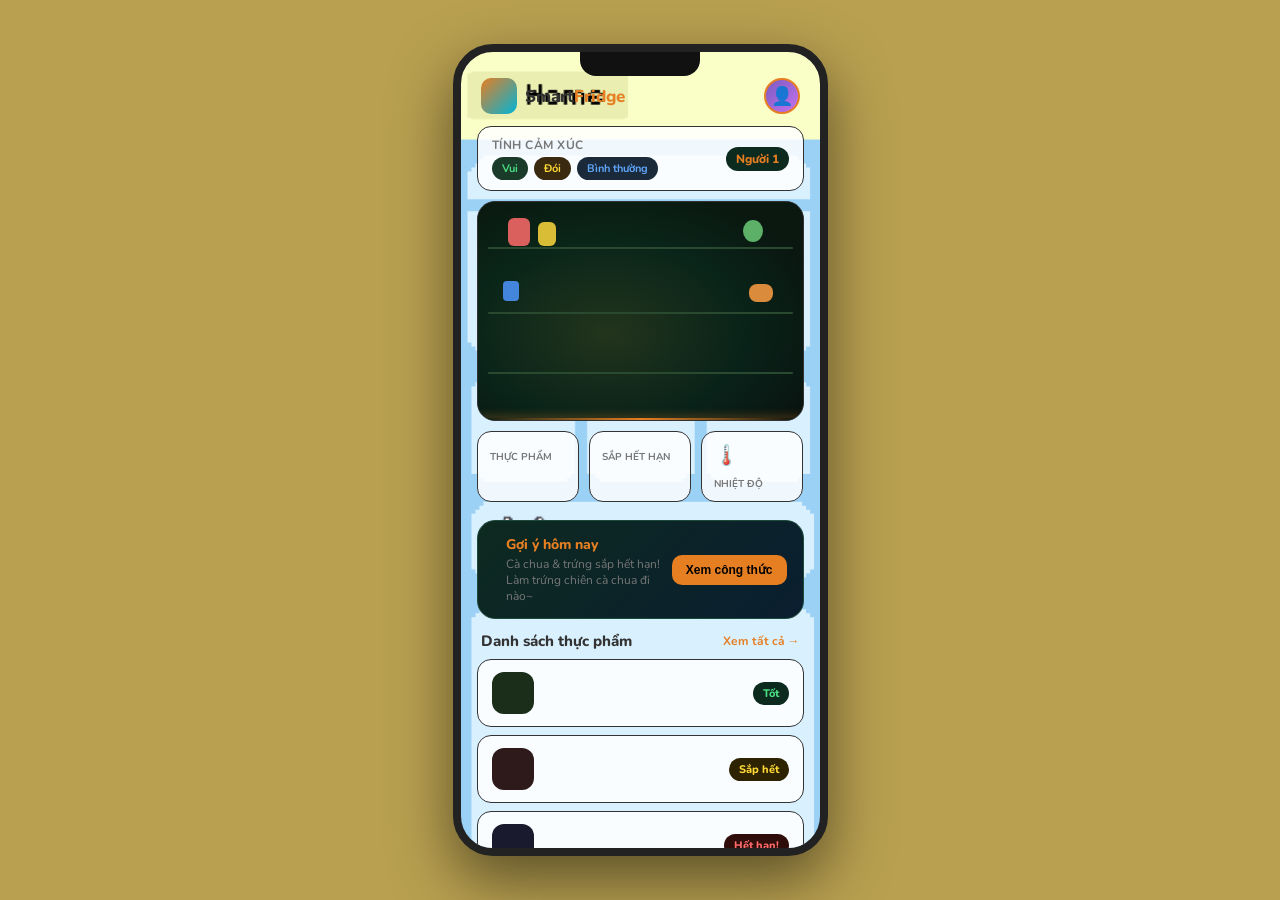
<file: backend/src/main/resources/static/Frontend/legacy/ds_tu_lanh.html>
<!DOCTYPE html>
<html lang="vi">

<head>
  <meta charset="UTF-8" />
  <meta name="viewport" content="width=device-width, initial-scale=1.0" />
  <title>Smart Fridge – Tủ Lạnh Thông Minh</title>
  <link href="https://fonts.googleapis.com/css2?family=Nunito:wght@400;600;700;800;900&display=swap" rel="stylesheet" />
  <style>
    :root {
      --bg: #b8a050;
      --surface: #fdf5c0;
      --card: rgba(255, 255, 255, 0.85);
      --border: #333;
      --accent: #e67e22;
      --accent2: #7c5cbf;
      --warn: #fdd835;
      --danger: #ff6b6b;
      --text: #333;
      --muted: #777;
      --radius: 18px;
    }

    * {
      box-sizing: border-box;
      margin: 0;
      padding: 0;
    }

    body {
      font-family: 'Nunito', sans-serif;
      background: var(--bg);
      color: var(--text);
      min-height: 100vh;
      display: flex;
      align-items: center;
      justify-content: center;
    }

    /* ── Phone shell ── */
    .phone {
      width: 375px;
      height: 812px;
      background: var(--surface) url('../assets/manhinhtulanh.png') center / cover no-repeat;
      border-radius: 40px;
      border: 8px solid #222;
      box-shadow: 0 24px 60px rgba(0,0,0,0.5);
      overflow: hidden;
      display: flex;
      flex-direction: column;
      position: relative;
    }

    .status-bar {
      display: flex;
      justify-content: space-between;
      align-items: center;
      padding: 12px 24px 4px;
      font-size: 13px;
      font-weight: 700;
      color: #333;
      z-index: 10;
    }

    .status-bar .notch {
      width: 120px;
      height: 24px;
      background: #111;
      border-radius: 0 0 16px 16px;
      position: absolute;
      top: 0;
      left: 50%;
      transform: translateX(-50%);
    }

    /* ── Header ── */
    .header {
      display: flex;
      align-items: center;
      justify-content: space-between;
      padding: 10px 20px 8px;
    }

    .header .logo {
      display: flex;
      align-items: center;
      gap: 8px;
    }

    .header .logo-icon {
      width: 36px;
      height: 36px;
      border-radius: 10px;
      background: linear-gradient(135deg, var(--accent), #00b4d8);
      display: flex;
      align-items: center;
      justify-content: center;
      font-size: 18px;
    }

    .header h1 {
      font-size: 17px;
      font-weight: 800;
    }

    .header h1 span {
      color: var(--accent);
    }

    .header .user-avatar {
      width: 36px;
      height: 36px;
      border-radius: 50%;
      background: linear-gradient(135deg, var(--accent2), #c471ed);
      display: flex;
      align-items: center;
      justify-content: center;
      font-size: 18px;
      cursor: pointer;
      border: 2px solid var(--accent);
    }

    /* ── Emotion bar ── */
    .emotion-strip {
      margin: 4px 16px 10px;
      background: var(--card);
      border-radius: 14px;
      padding: 10px 14px;
      display: flex;
      align-items: center;
      gap: 10px;
      border: 1px solid var(--border);
    }

    .emotion-strip .label {
      font-size: 12px;
      color: var(--muted);
      font-weight: 700;
      text-transform: uppercase;
      letter-spacing: .5px;
    }

    .emotion-strip .chips {
      display: flex;
      gap: 6px;
      flex-wrap: wrap;
    }

    .chip {
      padding: 4px 10px;
      border-radius: 20px;
      font-size: 11px;
      font-weight: 700;
      display: flex;
      align-items: center;
      gap: 4px;
    }

    .chip.happy {
      background: #1a3a2a;
      color: #4ade80;
    }

    .chip.hungry {
      background: #3a2a10;
      color: var(--warn);
    }

    .chip.calm {
      background: #1a2a3a;
      color: #60a5fa;
    }

    .emotion-strip .person-tag {
      margin-left: auto;
      font-size: 12px;
      color: var(--accent);
      font-weight: 800;
      background: #0d2a1f;
      padding: 4px 10px;
      border-radius: 20px;
    }

    /* ── Camera feed ── */
    .cam-section {
      padding: 0 16px;
    }

    .cam-card {
      border-radius: var(--radius);
      overflow: hidden;
      position: relative;
      background: #0a1a10;
      border: 1px solid var(--border);
      height: 220px;
      display: flex;
      align-items: flex-end;
    }

    .cam-bg {
      position: absolute;
      inset: 0;
      background: radial-gradient(ellipse at 40% 60%, #c8f56a22 0%, #00e5a010 50%, transparent 80%),
        linear-gradient(160deg, #0a1a10 0%, #091410 100%);
    }

    /* Fridge shelves */
    .shelf {
      position: absolute;
      left: 10px;
      right: 10px;
      height: 2px;
      background: #2a4a30;
      border-radius: 2px;
    }

    .shelf:nth-child(1) {
      top: 55px;
    }

    .shelf:nth-child(2) {
      top: 120px;
    }

    .shelf:nth-child(3) {
      top: 175px;
    }

    /* Food items on shelf */
    .food-dot {
      position: absolute;
      border-radius: 50%;
      opacity: .85;
    }

    /* Cat mascot */
    .cat-wrap {
      position: absolute;
      bottom: 20px;
      left: 50%;
      transform: translateX(-50%);
      display: flex;
      flex-direction: column;
      align-items: center;
      animation: catBounce 2.5s ease-in-out infinite;
    }

    @keyframes catBounce {

      0%,
      100% {
        transform: translateX(-50%) translateY(0);
      }

      50% {
        transform: translateX(-50%) translateY(-6px);
      }
    }

    .speech-bubble {
      background: #fff;
      color: #111;
      border-radius: 14px;
      padding: 6px 12px;
      font-size: 13px;
      font-weight: 800;
      position: relative;
      margin-bottom: 6px;
      white-space: nowrap;
      box-shadow: 0 4px 12px #0006;
    }

    .speech-bubble::after {
      content: '';
      position: absolute;
      bottom: -8px;
      left: 50%;
      transform: translateX(-50%);
      border: 6px solid transparent;
      border-top-color: #fff;
      border-bottom: none;
    }

    .cat {
      font-size: 56px;
      filter: drop-shadow(0 4px 12px #00e5a040);
    }

    /* Scan overlay */
    .scan-line {
      position: absolute;
      left: 0;
      right: 0;
      height: 2px;
      background: linear-gradient(90deg, transparent, var(--accent), transparent);
      animation: scanMove 2s linear infinite;
      box-shadow: 0 0 10px var(--accent);
    }

    @keyframes scanMove {
      0% {
        top: 10%;
      }

      100% {
        top: 90%;
      }
    }

    .cam-corners span {
      position: absolute;
      width: 18px;
      height: 18px;
      border-color: var(--accent);
      border-style: solid;
    }

    .cam-corners span:nth-child(1) {
      top: 8px;
      left: 8px;
      border-width: 2px 0 0 2px;
      border-radius: 4px 0 0 0;
    }

    .cam-corners span:nth-child(2) {
      top: 8px;
      right: 8px;
      border-width: 2px 2px 0 0;
      border-radius: 0 4px 0 0;
    }

    .cam-corners span:nth-child(3) {
      bottom: 8px;
      left: 8px;
      border-width: 0 0 2px 2px;
      border-radius: 0 0 0 4px;
    }

    .cam-corners span:nth-child(4) {
      bottom: 8px;
      right: 8px;
      border-width: 0 2px 2px 0;
      border-radius: 0 0 4px 0;
    }

    .cam-label {
      position: absolute;
      bottom: 8px;
      left: 50%;
      transform: translateX(-50%);
      font-size: 10px;
      color: var(--accent);
      font-weight: 700;
      letter-spacing: 1px;
      background: #0009;
      padding: 2px 10px;
      border-radius: 20px;
    }

    /* ── Quick Stats row ── */
    .stats-row {
      display: flex;
      gap: 10px;
      padding: 10px 16px;
    }

    .stat-card {
      flex: 1;
      background: var(--card);
      border: 1px solid var(--border);
      border-radius: 14px;
      padding: 10px 12px;
      display: flex;
      flex-direction: column;
      gap: 4px;
    }

    .stat-card .s-icon {
      font-size: 20px;
    }

    .stat-card .s-val {
      font-size: 18px;
      font-weight: 900;
    }

    .stat-card .s-lbl {
      font-size: 10px;
      color: var(--muted);
      font-weight: 700;
      text-transform: uppercase;
    }

    .stat-card.green .s-val {
      color: var(--accent);
    }

    .stat-card.yellow .s-val {
      color: var(--warn);
    }

    .stat-card.purple .s-val {
      color: #c471ed;
    }

    /* ── Food list ── */
    .section-header {
      display: flex;
      align-items: center;
      justify-content: space-between;
      padding: 4px 20px 8px;
    }

    .section-header h2 {
      font-size: 15px;
      font-weight: 800;
    }

    .section-header a {
      font-size: 12px;
      color: var(--accent);
      font-weight: 700;
      cursor: pointer;
    }

    .food-list {
      padding: 0 16px;
      display: flex;
      flex-direction: column;
      gap: 8px;
    }

    .food-item {
      background: var(--card);
      border: 1px solid var(--border);
      border-radius: 14px;
      padding: 12px 14px;
      display: flex;
      align-items: center;
      gap: 12px;
      transition: transform .15s, border-color .15s;
      cursor: pointer;
    }

    .food-item:hover {
      transform: translateX(4px);
      border-color: var(--accent);
    }

    .food-icon {
      width: 42px;
      height: 42px;
      border-radius: 12px;
      display: flex;
      align-items: center;
      justify-content: center;
      font-size: 22px;
      flex-shrink: 0;
    }

    .food-info {
      flex: 1;
    }

    .food-info .fname {
      font-size: 14px;
      font-weight: 700;
    }

    .food-info .fmeta {
      font-size: 11px;
      color: var(--muted);
      margin-top: 2px;
    }

    .food-badge {
      padding: 4px 10px;
      border-radius: 20px;
      font-size: 11px;
      font-weight: 800;
    }

    .badge-ok {
      background: #0d2a1f;
      color: #4ade80;
    }

    .badge-warn {
      background: #2e2300;
      color: var(--warn);
    }

    .badge-danger {
      background: #2e0d0a;
      color: var(--danger);
    }

    /* ── Suggestion card ── */
    .suggest-card {
      margin: 8px 16px;
      background: linear-gradient(135deg, #0d2a20, #0a1e30);
      border: 1px solid #1e4a3a;
      border-radius: var(--radius);
      padding: 14px 16px;
      display: flex;
      align-items: center;
      gap: 12px;
    }

    .suggest-card .s-cat {
      font-size: 36px;
    }

    .suggest-card .s-text h3 {
      font-size: 14px;
      font-weight: 800;
      color: var(--accent);
    }

    .suggest-card .s-text p {
      font-size: 12px;
      color: var(--muted);
      margin-top: 2px;
    }

    .suggest-card .s-btn {
      margin-left: auto;
      background: var(--accent);
      color: #000;
      border: none;
      border-radius: 10px;
      padding: 8px 14px;
      font-size: 12px;
      font-weight: 800;
      cursor: pointer;
      transition: opacity .15s;
      white-space: nowrap;
    }

    .suggest-card .s-btn:hover {
      opacity: .85;
    }

    /* ── Bottom nav ── */
    .bottom-nav {
      margin-top: auto;
      display: flex;
      justify-content: space-around;
      align-items: center;
      padding: 14px 16px 28px;
      background: var(--card);
      border-top: 1px solid var(--border);
    }

    .nav-item {
      display: flex;
      flex-direction: column;
      align-items: center;
      gap: 4px;
      font-size: 10px;
      color: var(--muted);
      font-weight: 700;
      cursor: pointer;
      transition: color .15s;
    }

    .nav-item .nav-icon {
      font-size: 22px;
    }

    .nav-item.active {
      color: var(--accent);
    }

    .nav-item.active .nav-icon {
      filter: drop-shadow(0 0 6px var(--accent));
    }

    /* Scan fab */
    .fab {
      width: 56px;
      height: 56px;
      border-radius: 50%;
      background: linear-gradient(135deg, var(--accent), #00b4d8);
      border: none;
      display: flex;
      align-items: center;
      justify-content: center;
      font-size: 26px;
      cursor: pointer;
      box-shadow: 0 0 20px #00e5a055;
      transition: transform .15s, box-shadow .15s;
      margin-top: -28px;
    }

    .fab:hover {
      transform: scale(1.08);
      box-shadow: 0 0 30px #00e5a088;
    }
  </style>
</head>

<body>
  <div class="phone">
    <!-- Status bar -->
    <div class="status-bar">
      <span></span>
      <div class="notch"></div>
      <span></span>
    </div>

    <!-- Header -->
    <div class="header">
      <div class="logo">
        <div class="logo-icon"></div>
        <h1>Smart<span>Fridge</span></h1>
      </div>
      <div class="user-avatar" title="Người dùng">👤</div>
    </div>

    <!-- Emotion strip -->
    <div class="emotion-strip">
      <div>
        <div class="label">Tính cảm xúc</div>
        <div class="chips" style="margin-top:4px">
          <span class="chip happy"> Vui</span>
          <span class="chip hungry"> Đói</span>
          <span class="chip calm"> Bình thường</span>
        </div>
      </div>
      <div class="person-tag"> Người 1</div>
    </div>

    <!-- Camera feed -->
    <div class="cam-section">
      <div class="cam-card">
        <div class="cam-bg"></div>
        <!-- Shelves -->
        <div class="shelf" style="top:45px"></div>
        <div class="shelf" style="top:110px"></div>
        <div class="shelf" style="top:170px"></div>

        <!-- Food dots on shelves -->
        <div class="food-dot" style="width:22px;height:28px;background:#ff6b6b;border-radius:6px;top:16px;left:30px;">
        </div>
        <div class="food-dot" style="width:18px;height:24px;background:#ffd93d;border-radius:6px;top:20px;left:60px;">
        </div>
        <div class="food-dot" style="width:20px;height:22px;background:#6bcb77;border-radius:50%;top:18px;right:40px;">
        </div>
        <div class="food-dot" style="width:16px;height:20px;background:#4d96ff;border-radius:4px;top:79px;left:25px;">
        </div>
        <div class="food-dot" style="width:24px;height:18px;background:#ff9f43;border-radius:8px;top:82px;right:30px;">
        </div>

        <!-- Scan animation -->
        <div class="scan-line"></div>






      </div>
    </div>

    <!-- Stats row -->
    <div class="stats-row">
      <div class="stat-card green">
        <span class="s-icon"></span>
        <span class="s-val"></span>
        <span class="s-lbl">Thực phẩm</span>
      </div>
      <div class="stat-card yellow">
        <span class="s-icon"></span>
        <span class="s-val"></span>
        <span class="s-lbl">Sắp hết hạn</span>
      </div>
      <div class="stat-card purple">
        <span class="s-icon">🌡️</span>
        <span class="s-val"></span>
        <span class="s-lbl">Nhiệt độ</span>
      </div>
    </div>

    <!-- Suggestion from cat -->
    <div class="suggest-card">
      <span class="s-cat"></span>
      <div class="s-text">
        <h3>Gợi ý hôm nay</h3>
        <p>Cà chua & trứng sắp hết hạn!<br />Làm trứng chiên cà chua đi nào~</p>
      </div>
      <button class="s-btn">Xem công thức</button>
    </div>

    <!-- Food list -->
    <div class="section-header">
      <h2>Danh sách thực phẩm</h2>
      <a>Xem tất cả →</a>
    </div>
    <div class="food-list">
      <div class="food-item">
        <div class="food-icon" style="background:#1a2e1a"></div>
        <div class="food-info">
          <div class="fname"></div>
          <div class="fmeta"></div>
        </div>
        <span class="food-badge badge-ok">Tốt</span>
      </div>
      <div class="food-item">
        <div class="food-icon" style="background:#2e1a1a"></div>
        <div class="food-info">
          <div class="fname"></div>
          <div class="fmeta"></div>
        </div>
        <span class="food-badge badge-warn">Sắp hết</span>
      </div>
      <div class="food-item">
        <div class="food-icon" style="background:#1a1a2e"></div>
        <div class="food-info">
          <div class="fname"></div>
          <div class="fmeta"></div>
        </div>
        <span class="food-badge badge-danger">Hết hạn!</span>
      </div>
    </div>

    <!-- Bottom nav -->
    <div class="bottom-nav">
      <div class="nav-item active">
        <span class="nav-icon"></span>
        <span>Trang chủ</span>
      </div>
      <div class="nav-item">
        <span class="nav-icon"></span>
        <span>Thực phẩm</span>
      </div>
      <button class="fab" title="Quét tủ lạnh">📷</button>
      <div class="nav-item">
        <span class="nav-icon"></span>
        <span>Công thức</span>
      </div>
      <div class="nav-item">
        <span class="nav-icon"></span>
        <span>Cài đặt</span>
      </div>
    </div>
  </div>
</body>

</html>
</file>
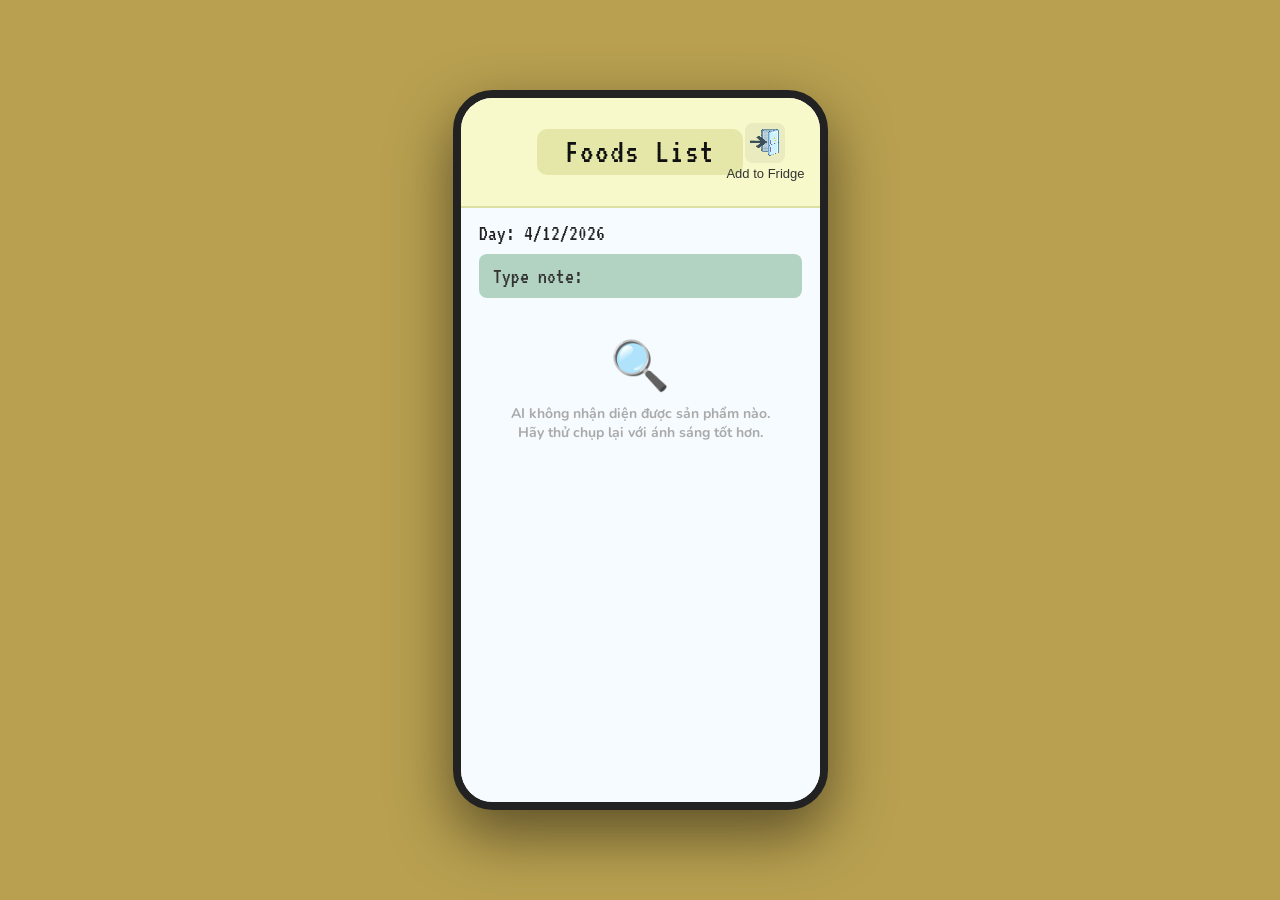
<file: backend/src/main/resources/static/Frontend/legacy/food_list.html>
<!DOCTYPE html>
<html lang="vi">

<head>
  <meta charset="UTF-8" />
  <meta name="viewport" content="width=device-width,initial-scale=1.0" />
  <title>Foods List – Smart Fridge</title>
  <link href="https://fonts.googleapis.com/css2?family=VT323&family=Nunito:wght@400;700;900&display=swap" rel="stylesheet" />
  <style>
    * { box-sizing: border-box; margin: 0; padding: 0; }

    body {
      font-family: 'VT323', monospace;
      background: #b8a050;
      display: flex;
      align-items: center;
      justify-content: center;
      min-height: 100vh;
    }

    /* ── Phone shell ── */
    .phone {
      width: 375px;
      height: 720px;
      border: 8px solid #222;
      border-radius: 40px;
      overflow: hidden;
      position: relative;
      background: #fff;
      box-shadow: 0 24px 60px rgba(0,0,0,0.5);
      display: flex;
      flex-direction: column;
    }

    /* ── Header ── */
    .header {
      width: 100%;
      height: 110px;
      background: #F8F9CA;
      display: flex;
      align-items: center;
      justify-content: center;
      position: relative;
      border-bottom: 2px solid #DDE0A0;
      flex-shrink: 0;
    }

    .title-badge {
      background: #E4E7A8;
      padding: 6px 28px;
      border-radius: 10px;
      font-size: 34px;
      color: #111;
      letter-spacing: 1px;
    }

    .add-btn {
      position: absolute;
      right: 15px;
      top: 50%;
      transform: translateY(-50%);
      display: flex;
      flex-direction: column;
      align-items: center;
      cursor: pointer;
      background: transparent;
      border: none;
      gap: 3px;
    }
    .add-btn img {
      width: 40px; height: 40px;
      image-rendering: pixelated;
      background: #EAEBBE;
      border-radius: 8px;
      padding: 5px;
    }
    .add-btn span { font-size: 13px; color: #333; }

    /* ── Content ── */
    .content {
      flex: 1;
      padding: 14px 18px;
      display: flex;
      flex-direction: column;
      gap: 10px;
      overflow-y: auto;
      background: #f5fbff;
    }
    .content::-webkit-scrollbar { display: none; }

    .date { font-size: 22px; color: #222; }

    .note-area {
      width: 100%;
      height: 44px;
      background: #B2D3C2;
      border-radius: 8px;
      display: flex;
      align-items: center;
      padding: 0 14px;
      font-size: 22px;
      color: #333;
      flex-shrink: 0;
    }

    /* ── Food list ── */
    .food-items {
      display: flex;
      flex-direction: column;
      gap: 10px;
    }

    .food-row {
      background: #E6ECEF;
      border-radius: 10px;
      height: 56px;
      display: flex;
      align-items: center;
      padding: 0 14px;
      gap: 12px;
      animation: fadeSlideIn 0.3s ease both;
    }

    @keyframes fadeSlideIn {
      from { opacity: 0; transform: translateY(8px); }
      to   { opacity: 1; transform: translateY(0); }
    }

    .food-icon { font-size: 26px; line-height: 1; }

    .food-info {
      flex: 1;
      display: flex;
      flex-direction: column;
      overflow: hidden;
    }

    .food-name {
      font-size: 24px;
      color: #111;
      white-space: nowrap;
      overflow: hidden;
      text-overflow: ellipsis;
    }

    .food-meta {
      font-family: 'Nunito', sans-serif;
      font-size: 10px;
      color: #888;
      font-weight: 700;
      white-space: nowrap;
      overflow: hidden;
      text-overflow: ellipsis;
    }

    .edit-icon {
      width: 20px; height: 20px; flex-shrink: 0; cursor: pointer; opacity: 0.6; transition: 0.2s;
    }
    .edit-icon:active { opacity: 1; transform: scale(0.9); }
    .expiry-select {
      font-family: 'Nunito', sans-serif;
      font-size: 11px; font-weight: 700; color: #2e7d32;
      background: #e8f5e9; border: 1px solid #4ade80;
      border-radius: 4px; padding: 1px 4px; outline: none;
      margin: 0 4px; cursor: pointer;
    }

    .empty-row {
      background: #E6ECEF;
      border-radius: 10px;
      height: 56px;
      display: flex;
      align-items: center;
      justify-content: flex-end;
      padding: 0 14px;
      opacity: 0.75;
    }

    /* ── Empty state (khi AI không tìm thấy gì) ── */
    .empty-state {
      display: flex;
      flex-direction: column;
      align-items: center;
      justify-content: center;
      gap: 10px;
      padding: 30px 0;
      color: #aaa;
    }
    .empty-state-icon { font-size: 48px; }
    .empty-state-text { font-family: 'Nunito', sans-serif; font-size: 14px; font-weight: 700; text-align: center; }

    /* ── Toast ── */
    .toast {
      position: absolute;
      bottom: 30px; left: 50%;
      transform: translateX(-50%) translateY(10px);
      background: rgba(0,0,0,0.8);
      color: #fff; padding: 10px 22px;
      border-radius: 25px; font-size: 14px; font-weight: 700;
      font-family: 'Nunito', sans-serif;
      opacity: 0; transition: all 0.3s;
      z-index: 100; pointer-events: none;
      white-space: nowrap;
    }
    .toast.show { opacity: 1; transform: translateX(-50%) translateY(0); }
  </style>
</head>

<body>
  <div class="phone">
    <header class="header">
      <div class="title-badge">Foods List</div>
      <button class="add-btn" id="saveToFridgeBtn">
        <img src="../assets/Food-list/exits.png" alt="Add to Fridge" />
        <span>Add to Fridge</span>
      </button>
    </header>

    <div class="content">
      <div class="date" id="dateDisplay">Day: --/--/----</div>

      <div class="note-area">Type note:</div>

      <div class="food-items" id="foodItemsList">
        <!-- Render bởi JS -->
      </div>
    </div>
  </div>
  <div class="toast" id="toast"></div>

  <script>
    // ============================================================
    //  Map tên sản phẩm → Emoji icon
    // ============================================================
    const EMOJI_MAP = [
      { keys: ['cà chua', 'tomato'],              emoji: '🍅' },
      { keys: ['thịt bò', 'bò', 'beef'],          emoji: '🥩' },
      { keys: ['thịt gà', 'gà', 'chicken'],       emoji: '🍗' },
      { keys: ['thịt heo', 'heo', 'pork'],        emoji: '🥓' },
      { keys: ['cá', 'fish'],                      emoji: '🐟' },
      { keys: ['sữa', 'milk'],                     emoji: '🥛' },
      { keys: ['trứng', 'egg'],                    emoji: '🥚' },
      { keys: ['rau', 'cải', 'salad', 'lettuce'], emoji: '🥬' },
      { keys: ['táo', 'apple'],                    emoji: '🍎' },
      { keys: ['chuối', 'banana'],                 emoji: '🍌' },
      { keys: ['cam', 'orange'],                   emoji: '🍊' },
      { keys: ['xoài', 'mango'],                   emoji: '🥭' },
      { keys: ['nước', 'water', 'drink'],          emoji: '🥤' },
      { keys: ['phô mai', 'cheese'],               emoji: '🧀' },
      { keys: ['bơ', 'butter'],                    emoji: '🧈' },
      { keys: ['bánh', 'bread'],                   emoji: '🍞' },
      { keys: ['mì', 'noodle', 'pasta'],           emoji: '🍜' },
      { keys: ['tỏi', 'garlic'],                   emoji: '🧄' },
      { keys: ['hành', 'onion'],                   emoji: '🧅' },
      { keys: ['cà rốt', 'carrot'],                emoji: '🥕' },
      { keys: ['ớt', 'pepper'],                    emoji: '🌶️' },
      { keys: ['dưa', 'cucumber', 'melon'],        emoji: '🍉' },];

    function getEmoji(name) {
      const n = (name || '').toLowerCase();
      for (const { keys, emoji } of EMOJI_MAP) {
        if (keys.some(k => n.includes(k))) return emoji;
      }
            return '🍱';
    }

    // ============================================================
    //  Format ngày hết hạn từ số ngày
    // ============================================================
    function calcExpiry(days) {
      if (!days) return null;
      const d = new Date();
      d.setDate(d.getDate() + days);
      return d.toLocaleDateString('vi-VN', { day: '2-digit', month: '2-digit', year: 'numeric' });
    }

    // ============================================================
    //  Cập nhật ngày sử dụng tự chọn
    // ============================================================
    window.updateItemExpiry = function(index, days) {
       let items = JSON.parse(sessionStorage.getItem('scannedItems') || '[]');
       if (items[index]) {
           items[index].estimated_expiry_days = parseInt(days);
           sessionStorage.setItem('scannedItems', JSON.stringify(items));
       }
    };

    // ============================================================
    //  Render danh sách
    // ============================================================
    function renderItems(items) {
      const list = document.getElementById('foodItemsList');
      list.innerHTML = '';

      if (!items || items.length === 0) {
        list.innerHTML = `
          <div class="empty-state">
            <div class="empty-state-icon">🔍</div>
            <div class="empty-state-text">AI không nhận diện được sản phẩm nào.<br/>Hãy thử chụp lại với ánh sáng tốt hơn.</div>
          </div>`;
        return;
      }

      // Render các item thật từ AI
      items.forEach((item, i) => {
        const qty      = item.quantity    ? `x${item.quantity}` : '';
        const cat      = item.category    ? `[${item.category}]` : '';

        const row = document.createElement('div');
        row.className = 'food-row';
        row.style.animationDelay = `${i * 60}ms`;
        row.innerHTML = `
          <div class="food-icon">${getEmoji(item.product_name)}</div>
          <div class="food-info">
            <div class="food-name">${item.product_name || '(Không tên)'}</div>
            <div class="food-meta">
              ${qty}
              <select class="expiry-select" onchange="updateItemExpiry(${i}, this.value)">
                <option value="${item.estimated_expiry_days || 7}" selected hidden>${item.estimated_expiry_days || 7} ngày</option>
                <option value="1">1 ngày</option>
                <option value="3">3 ngày</option>
                <option value="5">5 ngày</option>
                <option value="7">1 tuần</option>
                <option value="14">2 tuần</option>
                <option value="30">1 tháng</option>
              </select>
              ${cat ? `· ${cat}` : ''}
            </div>
          </div>
          <img src="../assets/Food-list/edit.png" alt="Edit" class="edit-icon" />
        `;
        list.appendChild(row);
      });

      // Điền thêm ô trống cho đẹp (tối đa 7 slots)
      const TOTAL_SLOTS = 7;
      const emptyCount = Math.max(0, TOTAL_SLOTS - items.length);
      for (let i = 0; i < emptyCount; i++) {
        const empty = document.createElement('div');
        empty.className = 'empty-row';
        empty.innerHTML = `<img src="../assets/Food-list/edit.png" alt="" class="edit-icon" />`;
        list.appendChild(empty);
      }
    }

    // ============================================================
    //  Init
    // ============================================================
    window.addEventListener('DOMContentLoaded', () => {
      // Ngày hôm nay
      const now = new Date();
      document.getElementById('dateDisplay').textContent =
        `Day: ${now.getDate()}/${now.getMonth()+1}/${now.getFullYear()}`;

      // Đọc dữ liệu AI từ sessionStorage (được lưu bởi camera.html)
      let items = [];
      try {
        const raw = sessionStorage.getItem('scannedItems');
        if (raw) items = JSON.parse(raw);
      } catch (e) {
        console.error('Parse scannedItems error:', e);
      }

      renderItems(items);

      // BUG-8 fix: Nút "Add to Fridge" → toast + navigate thật sự
      document.getElementById('saveToFridgeBtn').addEventListener('click', () => {
        let items = [];
        try {
          const raw = sessionStorage.getItem('scannedItems');
          if (raw) items = JSON.parse(raw);
        } catch (e) {
          console.error('Parse scannedItems error:', e);
        }

        if (items && items.length > 0) {
          // Chuyển đổi format AI -> format tủ lạnh
          const newFoods = items.map(item => {
            const expDate = new Date();
            if (item.estimated_expiry_days) {
              expDate.setDate(expDate.getDate() + item.estimated_expiry_days);
            } else {
              expDate.setDate(expDate.getDate() + 7); // Mặc định 7 ngày
            }
            return {
              icon: getEmoji(item.product_name),
              name: item.product_name || '(Không tên)',
              qty: item.quantity || 1,
              unit: 'món',
              price: item.price ? Math.round(item.price / (item.quantity || 1)) : 0,
              exp: expDate.toISOString().split('T')[0] // YYYY-MM-DD
            };
          });

          // Lấy tủ lạnh hiện tại
          let existing = [];
          try {
            const rawExisting = localStorage.getItem('fridgeItems');
            if (rawExisting) existing = JSON.parse(rawExisting);
          } catch(e) {}
          
          existing = [...newFoods, ...existing];
          localStorage.setItem('fridgeItems', JSON.stringify(existing));
        }

        sessionStorage.removeItem('scannedItems');
        showToast('🎉 Đã thêm vào tủ lạnh!');
        setTimeout(() => { window.location.href = 'tu_lanh.html'; }, 900);
      });
    });

    function showToast(msg, duration = 2500) {
      const t = document.getElementById('toast');
      t.textContent = msg;
      t.classList.add('show');
      setTimeout(() => t.classList.remove('show'), duration);
    }
  </script>
</body>
</html>
</file>
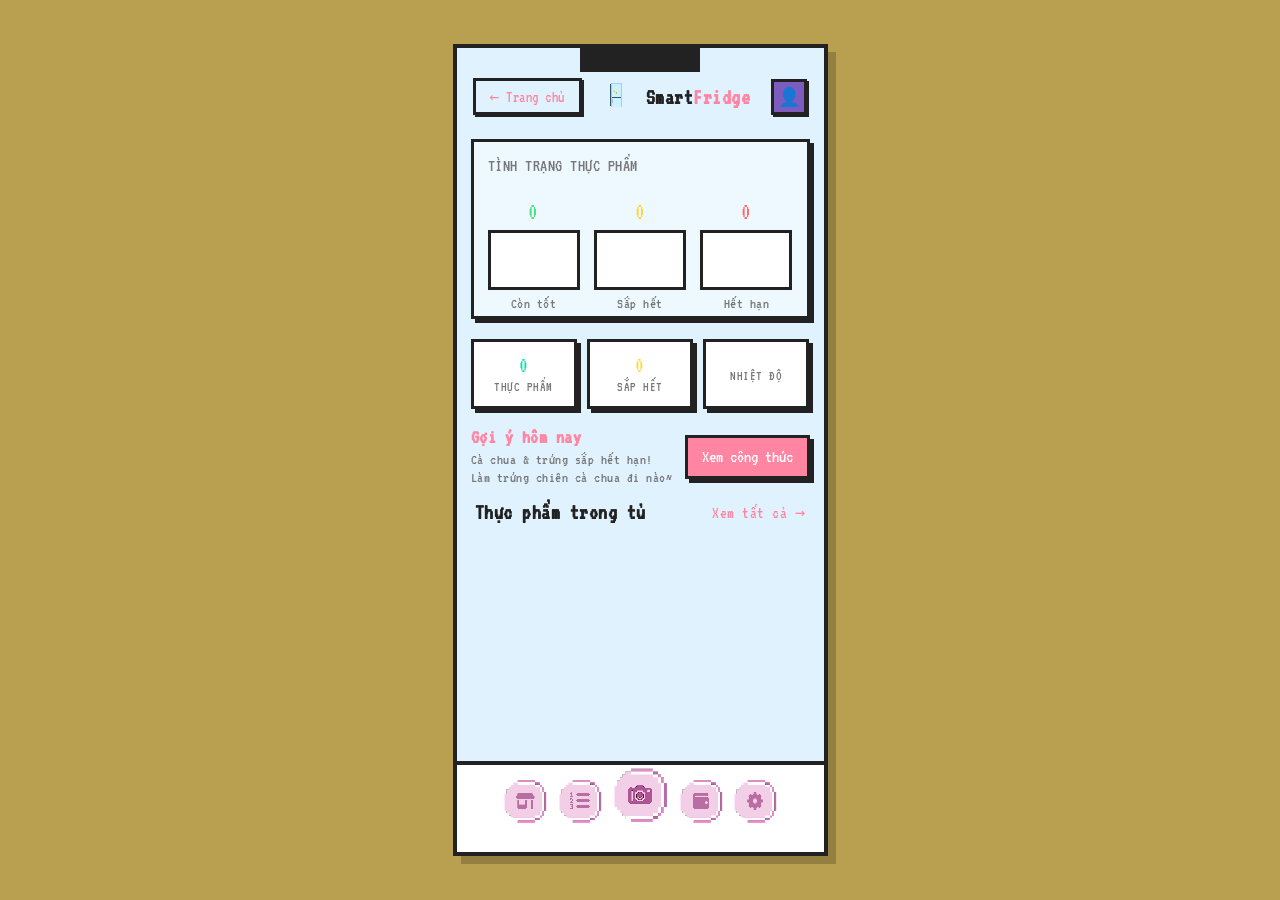
<file: backend/src/main/resources/static/Frontend/legacy/tu_lanh.html>
<!DOCTYPE html>
<html lang="vi">

<head>
  <meta charset="UTF-8" />
  <meta name="viewport" content="width=device-width,initial-scale=1.0" />
  <title>Tủ Lạnh Thông Minh</title>
  <link href="https://fonts.googleapis.com/css2?family=VT323&display=swap" rel="stylesheet" />
  <style>
    * {
      box-sizing: border-box;
      margin: 0;
      padding: 0;
    }

    :root {
      --accent: #ff85a2;
      --cyan: #00e5a0;
      --warn: #fdd835;
      --danger: #ff6b6b;
      --bg: #b8a050;
      --surface: #fdf5c0;
      --card: #ffffff;
      --border: #222;
      --text: #222;
      --muted: #777;
    }

    body {
      font-family: 'VT323', monospace;
      background: #b8a050;
      color: var(--text);
      display: flex;
      align-items: center;
      justify-content: center;
      min-height: 100vh;
      letter-spacing: 0.5px;
    }

    /* Phone shell */
    .phone {
      width: 375px;
      height: 812px;
      background: #e0f2fe;
      border-radius: 0;
      border: 4px solid var(--border);
      overflow: hidden;
      display: flex;
      flex-direction: column;
      box-shadow: 8px 8px 0 rgba(0, 0, 0, 0.2);
      position: relative;
    }

    /* Status bar */
    .sb {
      display: flex;
      justify-content: space-between;
      align-items: center;
      padding: 12px 24px 4px;
      font-size: 16px;
      color: var(--text);
      position: relative;
      flex-shrink: 0;
    }

    .notch {
      width: 120px;
      height: 24px;
      background: var(--border);
      border-radius: 0;
      position: absolute;
      top: 0;
      left: 50%;
      transform: translateX(-50%);
    }

    /* Header */
    .header {
      display: flex;
      align-items: center;
      justify-content: space-between;
      padding: 10px 16px;
      flex-shrink: 0;
    }

    .logo {
      display: flex;
      align-items: center;
      gap: 8px;
    }

    .logo h1 {
      font-size: 22px;
    }

    .logo h1 span {
      color: var(--accent);
    }

    .fridge-header-img {
      width: 35px;
      height: 45px;
      object-fit: contain;
      image-rendering: pixelated;
      cursor: pointer;
    }

    /* Pixel Art Styles */
    .pixel-box-sm {
      border-radius: 0 !important;
      border: 3px solid var(--border) !important;
      box-shadow: 2px 2px 0 var(--border);
      transition: transform 0.1s, box-shadow 0.1s;
    }

    .pixel-box-sm:active {
      transform: translate(2px, 2px) !important;
      box-shadow: 0 0 0 var(--border) !important;
    }

    .pixel-box {
      border-radius: 0 !important;
      border: 3px solid var(--border) !important;
      background: #fff;
      box-shadow: 4px 4px 0 var(--border);
    }

    .back-btn {
      color: var(--accent);
      padding: 6px 14px;
      font-size: 16px;
      cursor: pointer;
      text-decoration: none;
    }

    .avatar {
      width: 36px;
      height: 36px;
      background: #7c5cbf;
      display: flex;
      align-items: center;
      justify-content: center;
      font-size: 18px;
      color: #fff;
    }


    /* 2. Chart box (Đã Fix khoảng cách số) */
    .chart-box {
      margin: 10px 14px;
      padding: 15px 14px 5px;
      /* Tăng padding trên */
      flex-shrink: 0;
      background: rgba(255, 255, 255, 0.4);
    }

    .chart-title {
      font-size: 18px;
      color: var(--muted);
      margin-bottom: 25px;
      /* Đẩy tiêu đề lên cao, tạo khoảng trống cho số 8, 3, 1 */
      text-transform: uppercase;
      display: block;
    }

    .chart-cols {
      display: flex;
      align-items: flex-end;
      justify-content: space-around;
      gap: 14px;
    }

    .chart-col {
      display: flex;
      flex-direction: column;
      align-items: center;
      gap: 6px;
      flex: 1;
    }

    .chart-bar-wrap {
      width: 100%;
      background: #ffffff;
      display: flex;
      align-items: flex-end;
      height: 60px;
      border-radius: 0;
      border: 3px solid var(--border);
    }

    .chart-bar {
      width: 100%;
      border-radius: 0;
      transition: height 0.4s cubic-bezier(0.4, 0, 0.2, 1);
    }

    .chart-bar.good {
      background: #4ade80;
    }

    .chart-bar.warn {
      background: #fdd835;
    }

    .chart-bar.danger {
      background: #ff6b6b;
    }

    .chart-val {
      font-size: 24px;
      transition: color 0.3s;
    }

    .chart-lbl {
      font-size: 15px;
      color: var(--muted);
    }

    /* 3. Stats container */
    .stats {
      display: flex;
      gap: 10px;
      padding: 10px 14px;
    }

    .sc {
      flex: 1;
      padding: 12px 10px;
      display: flex;
      flex-direction: column;
      align-items: center;
      justify-content: center;
      text-align: center;
    }

    .sc .sv {
      font-size: 22px;
    }

    .sc .sl {
      font-size: 14px;
      color: var(--muted);
      text-transform: uppercase;
      margin-top: 4px;
    }

    /* Suggestion Box */
    .sug {
      margin: 8px 14px 10px;
      display: flex;
      align-items: center;
      justify-content: space-between;
    }

    .sug h3 {
      font-size: 20px;
      color: var(--accent);
    }

    .sug p {
      font-size: 15px;
      color: var(--muted);
      margin-top: 4px;
      line-height: 1.2;
    }

    .sug-btn {
      background: var(--accent);
      color: #fff;
      padding: 10px 14px;
      font-size: 18px;
      cursor: pointer;
      font-family: 'VT323', monospace;
      white-space: nowrap;
    }

    /* Food List */
    .sec-hdr {
      display: flex;
      align-items: center;
      justify-content: space-between;
      padding: 4px 18px 8px;
    }

    .sec-hdr h2 {
      font-size: 22px;
    }

    .sec-hdr a {
      font-size: 17px;
      color: var(--accent);
      cursor: pointer;
      text-decoration: none;
    }

    .food-list {
      padding: 0 16px 16px;
      display: flex;
      flex-direction: column;
      gap: 16px;
      overflow-y: auto;
      flex: 1;
    }

    .food-list::-webkit-scrollbar {
      width: 0;
    }

    .fi {
      padding: 12px 14px;
      display: flex;
      align-items: center;
      gap: 12px;
      margin-bottom: 4px;
    }

    .ficon {
      width: 48px;
      height: 48px;
      background: var(--border);
      display: flex;
      align-items: center;
      justify-content: center;
      font-size: 26px;
      flex-shrink: 0;
      color: #fff;
    }

    .finfo {
      flex: 1;
    }

    .fname {
      font-size: 20px;
      color: var(--text);
    }

    .fmeta {
      font-size: 15px;
      color: var(--muted);
      margin-top: 4px;
    }

    .fbadge {
      padding: 6px 12px;
      font-size: 15px;
      min-width: 76px;
      text-align: center;
      border-radius: 0;
      border: 3px solid var(--border);
    }

    .fbadge.ok {
      background: #0f3f26;
      color: #4ade80;
    }

    .fbadge.wn {
      background: #422a00;
      color: #fdd835;
    }

    .fbadge.dn {
      background: #4a0f0f;
      color: #ff6b6b;
    }

    .take-btn {
      background: var(--cyan);
      color: var(--text);
      padding: 8px 12px;
      font-size: 16px;
      cursor: pointer;
      display: flex;
      align-items: center;
      gap: 6px;
      font-family: 'VT323', monospace;
    }

    /* Bottom Nav */
    .bnav {
      background: #fff;
      padding: 12px 10px 24px;
      border-top: 4px solid var(--border);
      display: flex;
      justify-content: space-around;
      position: relative;
    }

    .nav-img-row img {
      width: 48px;
      height: 48px;
      cursor: pointer;
      image-rendering: pixelated;
    }

    .nav-img-row img.center-btn {
      width: 60px;
      height: 60px;
      margin-top: -15px;
    }

    /* Modals */
    .modal-bg {
      display: none;
      position: absolute;
      inset: 0;
      background: rgba(0, 0, 0, 0.8);
      z-index: 200;
      align-items: flex-end;
    }

    .modal-bg.open {
      display: flex;
    }

    .modal-content {
      width: 100%;
      background: #fff;
      border-top: 4px solid var(--border);
      padding: 24px 20px 40px;
    }

    /* Toast */
    .toast-msg {
      position: absolute;
      bottom: 100px;
      left: 50%;
      transform: translateX(-50%);
      background: #000;
      color: var(--cyan);
      padding: 12px 24px;
      border: 4px solid var(--cyan);
      font-size: 18px;
      opacity: 0;
      transition: opacity 0.3s;
      z-index: 300;
      text-align: center;
      box-shadow: 6px 6px 0 rgba(0, 229, 160, 0.3);
    }

    .toast-msg.show {
      opacity: 1;
    }
  </style>
</head>

<body>
  <div class="phone">
    <div class="sb">
      <span></span>
      <div class="notch"></div>
      <span></span>
    </div>

    <header class="header">
      <a href="Index.html" class="back-btn pixel-box-sm">← Trang chủ</a>
      <div class="logo">
        <img src="../assets/tulanh.png" class="fridge-header-img" id="fridgeHeaderImg" alt="Tủ lạnh"
          onclick="location.href='Index.html'" />
        <h1>Smart<span>Fridge</span></h1>
      </div>
      <div class="avatar pixel-box-sm">👤</div>
    </header>


    <div class="chart-box pixel-box">
      <span class="chart-title">Tình trạng thực phẩm</span>
      <div class="chart-cols">
        <div class="chart-col">
          <span class="chart-val" id="val-good" style="color:#4ade80">0</span>
          <div class="chart-bar-wrap">
            <div class="chart-bar good" id="bar-good" style="height:0%"></div>
          </div>
          <span class="chart-lbl">Còn tốt</span>
        </div>
        <div class="chart-col">
          <span class="chart-val" id="val-warn" style="color:#fdd835">0</span>
          <div class="chart-bar-wrap">
            <div class="chart-bar warn" id="bar-warn" style="height:0%"></div>
          </div>
          <span class="chart-lbl">Sắp hết</span>
        </div>
        <div class="chart-col">
          <span class="chart-val" id="val-danger" style="color:#ff6b6b">0</span>
          <div class="chart-bar-wrap">
            <div class="chart-bar danger" id="bar-danger" style="height:0%"></div>
          </div>
          <span class="chart-lbl">Hết hạn</span>
        </div>
      </div>
    </div>

    <div class="stats">
      <div class="sc pixel-box"><span class="sv" id="stat-total" style="color:var(--cyan)"></span><span
          class="sl">Thực phẩm</span></div>
      <div class="sc pixel-box"><span class="sv" id="stat-warn" style="color:var(--warn)">z</span><span
          class="sl">Sắp hết</span></div>
      <div class="sc pixel-box"><span class="sv" style="color:#c471ed"></span><span class="sl">Nhiệt độ</span>
      </div>
    </div>

    <div class="sug">
      <div>
        <h3>Gợi ý hôm nay</h3>
        <p>Cà chua & trứng sắp hết hạn!<br />Làm trứng chiên cà chua đi nào~</p>
      </div>
      <button class="sug-btn pixel-box">Xem công thức</button>
    </div>

    <div class="sec-hdr">
      <h2>Thực phẩm trong tủ</h2>
      <a href="Danh_sach_thuc_pham.html">Xem tất cả →</a>
    </div>
    <div class="food-list" id="foodList"></div>

    <div class="bnav">
      <div class="nav-img-row">
        <img src="../assets/nuttrangchu.png" onclick="location.href='Index.html'" />
        <img src="../assets/nutthucpham.png" onclick="location.href='Danh_sach_thuc_pham.html'" />
        <img src="../assets/nutchup.png" style="width:60px; height:60px; margin-top:-15px; cursor:pointer;" onclick="location.href='camera.html'" />
        <img src="../assets/nutvi.png" onclick="openWalletModal()" />
        <img src="../assets/nutcaidat.png" />
      </div>
    </div>

    <div class="modal-bg" id="walletModalBg">
      <div class="modal-content">
        <h3 style="font-size:30px; margin-bottom: 5px;">Thống kê ví thực phẩm</h3>
        <p style="margin-bottom:20px; font-size:18px; color:#777;">Quản lý dòng tiền</p>
        <div class="pixel-box" style="padding:15px; margin-bottom:20px;">
          <div style="display:flex; justify-content:space-between; font-size:22px; margin-bottom:8px;">
            <span>Đang có (Còn hạn):</span><span id="wallet-current" style="color:#2b7fb9; font-weight:bold;">0đ</span>
          </div>
          <div style="display:flex; justify-content:space-between; font-size:22px; margin-bottom:8px;">
            <span>Đã ăn (Hợp lý):</span><span id="wallet-spent-well" style="color:#0f3f26; font-weight:bold;">0đ</span>
          </div>
          <div style="display:flex; justify-content:space-between; font-size:22px; border-top:2px dashed #222; padding-top:8px;">
            <span>Phung phí (Hết hạn):</span><span id="wallet-wasted" style="color:var(--danger); font-weight:bold;">0đ</span>
          </div>
        </div>
        <button class="pixel-box-sm"
          style="width:100%; padding:12px; font-family:'VT323'; font-size:22px; cursor:pointer; background:#fff;"
          onclick="closeWalletModal()">Đóng</button>
      </div>
    </div>

    <div class="modal-bg" id="takeModalBg">
      <div class="modal-content">
        <h3 id="tmTitle" style="font-size:26px; margin-bottom: 5px;">Lấy đồ ra nấu</h3>
        <p id="tmSub" style="margin-bottom:15px; font-size:18px; color:#777;">Hiện có: <span id="tmAvail"></span></p>
        <div style="display:flex; justify-content:center; align-items:center; gap:20px; margin-bottom:24px;">
          <button class="pixel-box-sm"
            style="width:44px; height:44px; font-family:'VT323'; font-size: 30px; cursor: pointer; display: flex; align-items: center; justify-content: center;"
            onclick="changeQty(-1)">-</button>
          <span id="tmQty"
            style="font-size:36px; color:var(--accent); font-weight: bold; min-width: 40px; text-align: center;">1</span>
          <button class="pixel-box-sm"
            style="width:44px; height:44px; font-family:'VT323'; font-size: 30px; cursor: pointer; display: flex; align-items: center; justify-content: center;"
            onclick="changeQty(1)">+</button>
        </div>
        <div style="display:flex; gap:12px;">
          <button class="pixel-box-sm"
            style="flex:1; padding:12px; font-family:'VT323'; font-size:20px; cursor: pointer;"
            onclick="closeTakeModal()">Hủy</button>
          <button class="pixel-box-sm"
            style="flex:1; padding:12px; background:var(--cyan); font-family:'VT323'; font-size:20px; cursor: pointer;"
            onclick="confirmTake()">Xác nhận</button>
        </div>
      </div>
    </div>

    <div class="toast-msg" id="toastMsg"></div>
  </div>

  <script>
    let foods = [];
    try {
      const stored = localStorage.getItem('fridgeItems');
      if (stored) foods = JSON.parse(stored);
    } catch(e) { foods = []; }

    function saveFoods() {
      localStorage.setItem('fridgeItems', JSON.stringify(foods));
    }

    function getStatus(exp) {
      const d = Math.round((new Date(exp) - new Date()) / (1000 * 60 * 60 * 24));
      return d < 0 ? 'dn' : d <= 3 ? 'wn' : 'ok';
    }

    function formatExp(exp) {
      const d = new Date(exp);
      return d.toLocaleDateString('vi-VN', { day: '2-digit', month: '2-digit', year: 'numeric' });
    }

    let activeIdx = null;
    let takeQty = 1;

    // --- HIỆU ỨNG HOVER TỦ LẠNH Header ---
    const fridgeHeader = document.getElementById('fridgeHeaderImg');
    if (fridgeHeader) {
      // Tải trước Gif
      const preloadGif = new Image();
      preloadGif.src = '../assets/tulanhmo.gif';

      fridgeHeader.addEventListener('mouseenter', () => {
        fridgeHeader.src = '../assets/tulanhmo.gif';
      });
      fridgeHeader.addEventListener('mouseleave', () => {
        fridgeHeader.src = '../assets/tulanh.png';
      });
    }

    function updateChart() {
      let good = 0, warn = 0, danger = 0;
      foods.forEach(f => {
        const st = getStatus(f.exp);
        if (st === 'ok') good += Number(f.qty);
        else if (st === 'wn') warn += Number(f.qty);
        else if (st === 'dn') danger += Number(f.qty);
      });
      const total = good + warn + danger;
      document.getElementById('val-good').textContent = good;
      document.getElementById('val-warn').textContent = warn;
      document.getElementById('val-danger').textContent = danger;
      document.getElementById('stat-total').textContent = ` ${total}`;
      document.getElementById('stat-warn').textContent = ` ${warn}`;
      document.getElementById('bar-good').style.height = total > 0 ? `${(good / total) * 100}%` : '0%';
      document.getElementById('bar-warn').style.height = total > 0 ? `${(warn / total) * 100}%` : '0%';
      document.getElementById('bar-danger').style.height = total > 0 ? `${(danger / total) * 100}%` : '0%';
    }

    function renderFoods() {
      const list = document.getElementById('foodList');
      list.innerHTML = foods.map((f, i) => {
        const st = getStatus(f.exp);
        return `
        <div class="fi pixel-box">
          <div class="ficon">${f.icon}</div>
          <div class="finfo">
            <div class="fname">${f.name}</div>
            <div class="fmeta">${f.qty} ${f.unit} · HH: ${formatExp(f.exp)}</div>
          </div>
          <span class="fbadge ${st}">${st === 'ok' ? 'Tốt' : (st === 'wn' ? 'Sắp hết' : 'Hết hạn!')}</span>
          <button class="take-btn pixel-box-sm pixel-hover" onclick="openTakeModal(${i})">🔍 Lấy ra</button>
        </div>
      `}).join('');
    }

    function openWalletModal() {
      let wallet = JSON.parse(localStorage.getItem('fridgeWallet') || '{"spentWell":0, "wasted":0}');
      let currentWasted = 0;
      let currentGood = 0;
      foods.forEach(f => {
         const p = f.price || 0;
         const st = getStatus(f.exp);
         if (st === 'dn') {
             currentWasted += p * f.qty;
         } else {
             currentGood += p * f.qty;
         }
      });
      
      const totalWasted = wallet.wasted + currentWasted;
      const totalSpentWell = wallet.spentWell;
      
      document.getElementById('wallet-spent-well').textContent = totalSpentWell.toLocaleString('vi-VN') + 'đ';
      document.getElementById('wallet-wasted').textContent = totalWasted.toLocaleString('vi-VN') + 'đ';
      document.getElementById('wallet-current').textContent = currentGood.toLocaleString('vi-VN') + 'đ';

      document.getElementById('walletModalBg').classList.add('open'); 
    }
    function closeWalletModal() { document.getElementById('walletModalBg').classList.remove('open'); }

    function openTakeModal(idx) {
      activeIdx = idx;
      takeQty = 1;
      const f = foods[idx];
      document.getElementById('tmTitle').textContent = `Lấy ${f.name} ra nấu`;
      document.getElementById('tmAvail').textContent = `${f.qty} ${f.unit}`;
      document.getElementById('tmQty').textContent = takeQty;
      document.getElementById('takeModalBg').classList.add('open');
    }

    function changeQty(d) {
      if (activeIdx === null) return;
      const f = foods[activeIdx];
      if (d === 1) {
        if (takeQty < f.qty) {
          takeQty++;
          if (takeQty === f.qty) showToast(' Tủ lạnh cần thêm thực phẩm');
        } else showToast(' Tủ lạnh cần thêm thực phẩm');
      } else if (d === -1) {
        if (takeQty > 0) takeQty--;
        else showToast(' Tủ lạnh cần thêm thực phẩm');
      }
      document.getElementById('tmQty').textContent = takeQty;
    }

    function confirmTake() {
      if (activeIdx === null || takeQty === 0) { closeTakeModal(); return; }
      const f = foods[activeIdx];
      
      // Tính tiền cho ví
      const price = f.price || 0;
      const value = price * takeQty;
      const isExpired = getStatus(f.exp) === 'dn';
      let wallet = JSON.parse(localStorage.getItem('fridgeWallet') || '{"spentWell":0, "wasted":0}');
      if (isExpired) wallet.wasted += value;
      else wallet.spentWell += value;
      localStorage.setItem('fridgeWallet', JSON.stringify(wallet));

      f.qty -= takeQty;
      if (f.qty <= 0) foods.splice(activeIdx, 1);
      saveFoods(); // Cập nhật localStorage
      closeTakeModal();
      renderFoods();
      updateChart();
      showToast(` Đã lấy ${takeQty} ${f.unit} ${f.name}`);
    }

    function closeTakeModal() { document.getElementById('takeModalBg').classList.remove('open'); }
    function showToast(m) {
      const t = document.getElementById('toastMsg');
      t.textContent = m;
      t.classList.add('show');
      setTimeout(() => t.classList.remove('show'), 2500);
    }
    window.onclick = function (e) { if (e.target.classList.contains('modal-bg')) e.target.classList.remove('open'); }

    renderFoods();
    updateChart();
  </script>
</body>

</html>
</file>
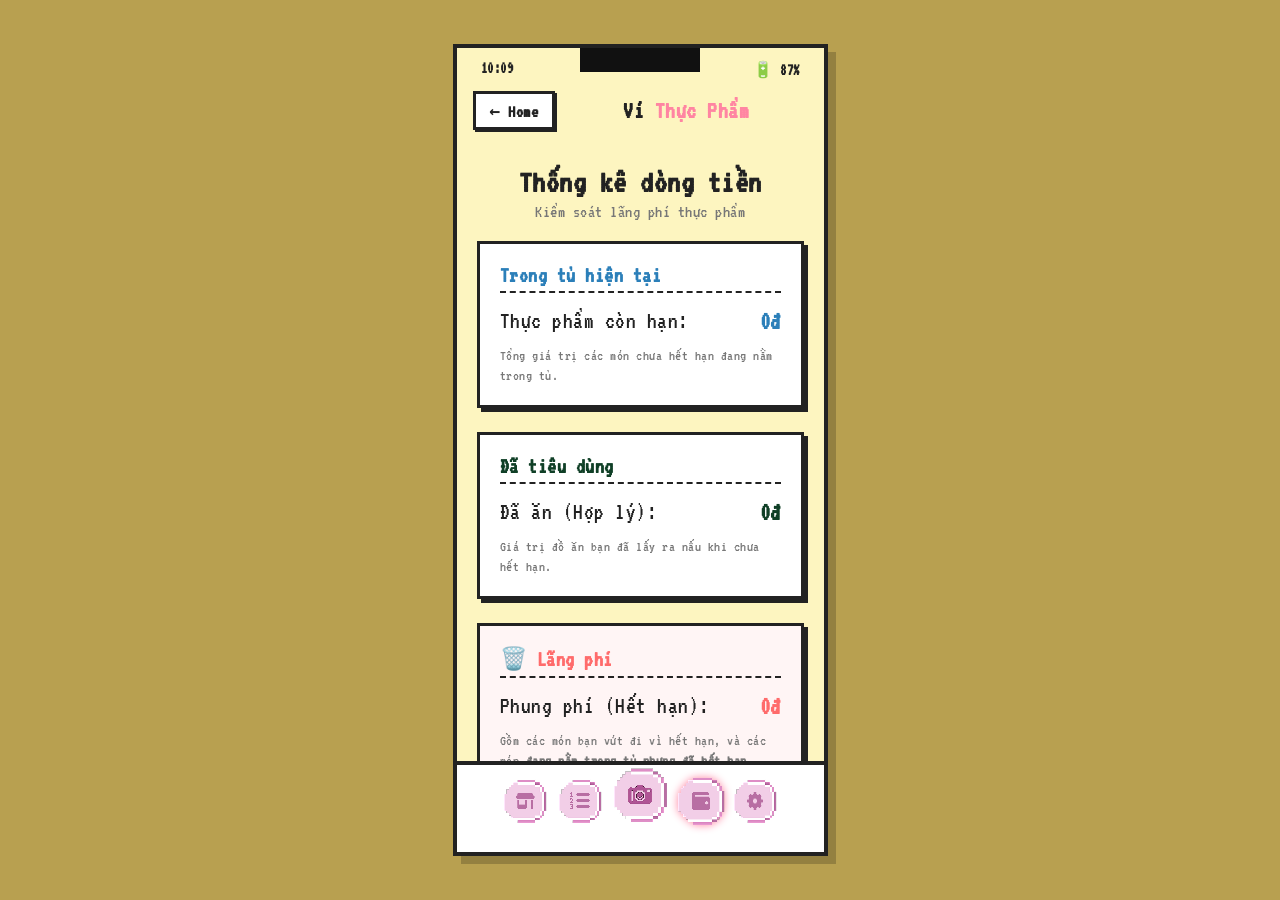
<file: backend/src/main/resources/static/Frontend/legacy/vi.html>
<!DOCTYPE html>
<html lang="vi">

<head>
  <meta charset="UTF-8" />
  <meta name="viewport" content="width=device-width,initial-scale=1.0" />
  <title>Ví Thực Phẩm – Smart Fridge</title>
  <link href="https://fonts.googleapis.com/css2?family=VT323&display=swap" rel="stylesheet" />
  <style>
    * { box-sizing: border-box; margin: 0; padding: 0; }
    :root {
      --accent: #ff85a2;
      --cyan: #00e5a0;
      --warn: #fdd835;
      --danger: #ff6b6b;
      --bg: #b8a050;
      --surface: #fdf5c0;
      --card: #ffffff;
      --border: #222;
      --text: #222;
      --muted: #777;
    }
    body {
      font-family: 'VT323', monospace; background: var(--bg); color: var(--text);
      display: flex; align-items: center; justify-content: center; min-height: 100vh;
      letter-spacing: 0.5px;
    }
    .phone {
      width: 375px; height: 812px; background: var(--surface); border: 4px solid var(--border);
      display: flex; flex-direction: column; position: relative; box-shadow: 8px 8px 0 rgba(0,0,0,0.2);
    }
    .sb { display: flex; justify-content: space-between; padding: 12px 24px 4px; font-size: 16px; font-weight: 700; flex-shrink: 0; }
    .notch { width: 120px; height: 24px; background: #111; position: absolute; top: 0; left: 50%; transform: translateX(-50%); }
    .hdr { display: flex; align-items: center; gap: 10px; padding: 8px 16px 16px; flex-shrink: 0; }
    .back {
      background: #fff; border: 3px solid var(--border); color: var(--text); padding: 6px 14px;
      font-size: 18px; font-weight: 900; cursor: pointer; text-decoration: none; box-shadow: 2px 2px 0 var(--border);
    }
    .back:active { transform: translate(2px, 2px); box-shadow: 0 0 0 var(--border); }
    .hdr h1 { font-size: 24px; font-weight: 900; flex: 1; text-align: center; }
    .hdr h1 span { color: var(--accent); }
    
    .wallet-content {
      flex: 1; padding: 20px; overflow-y: auto;
    }
    .pixel-box {
      background: #fff; border: 3px solid var(--border); box-shadow: 4px 4px 0 var(--border); padding: 20px; margin-bottom: 24px;
    }
    .stat-row { display: flex; justify-content: space-between; font-size: 24px; margin-bottom: 12px; align-items: center; }
    .stat-val { font-weight: bold; font-size: 26px; }
    .desc { font-size: 18px; color: var(--muted); margin-bottom: 20px; text-align: center; }

    .bnav {
      background: #fff; padding: 12px 10px 24px; border-top: 4px solid var(--border);
      display: flex; justify-content: space-around; position: relative; flex-shrink: 0;
    }
    .nav-img-row img { width: 48px; height: 48px; cursor: pointer; image-rendering: pixelated; }
    .nav-img-row img.center-btn { width: 60px; height: 60px; margin-top: -15px; }
  </style>
</head>

<body>
  <div class="phone">
    <div class="sb"><span>10:09</span><div class="notch"></div><span>🔋 87%</span></div>
    
    <div class="hdr">
      <a href="Index.html" class="back">← Home</a>
      <h1>Ví <span>Thực Phẩm</span></h1>
    </div>

    <div class="wallet-content">
      <h2 style="font-size: 32px; text-align: center; margin-bottom: 5px;">Thống kê dòng tiền</h2>
      <p class="desc">Kiểm soát lãng phí thực phẩm</p>

      <div class="pixel-box">
        <h3 style="font-size: 22px; color: #2b7fb9; margin-bottom: 15px; border-bottom: 2px dashed #222; padding-bottom: 5px;">
           Trong tủ hiện tại
        </h3>
        <div class="stat-row">
          <span>Thực phẩm còn hạn:</span>
          <span class="stat-val" id="val-current" style="color: #2b7fb9;">0đ</span>
        </div>
        <p style="font-size: 15px; color: var(--muted); line-height: 1.3;">Tổng giá trị các món chưa hết hạn đang nằm trong tủ.</p>
      </div>

      <div class="pixel-box">
        <h3 style="font-size: 22px; color: #0f3f26; margin-bottom: 15px; border-bottom: 2px dashed #222; padding-bottom: 5px;">
           Đã tiêu dùng
        </h3>
        <div class="stat-row">
          <span>Đã ăn (Hợp lý):</span>
          <span class="stat-val" id="val-spent" style="color: #0f3f26;">0đ</span>
        </div>
        <p style="font-size: 15px; color: var(--muted); line-height: 1.3;">Giá trị đồ ăn bạn đã lấy ra nấu khi chưa hết hạn.</p>
      </div>

      <div class="pixel-box" style="background: #fff5f5;">
        <h3 style="font-size: 22px; color: var(--danger); margin-bottom: 15px; border-bottom: 2px dashed #222; padding-bottom: 5px;">
          🗑️ Lãng phí
        </h3>
        <div class="stat-row">
          <span>Phung phí (Hết hạn):</span>
          <span class="stat-val" id="val-wasted" style="color: var(--danger);">0đ</span>
        </div>
        <p style="font-size: 15px; color: var(--muted); line-height: 1.3;">Gồm các món bạn vứt đi vì hết hạn, và các món <b>đang nằm trong tủ nhưng đã hết hạn</b>.</p>
      </div>
    </div>

    <div class="bnav">
      <div class="nav-img-row">
        <img src="../assets/nuttrangchu.png" onclick="location.href='Index.html'" />
        <img src="../assets/nutthucpham.png" onclick="location.href='Danh_sach_thuc_pham.html'" />
        <img src="../assets/nutchup.png" class="center-btn" onclick="location.href='camera.html'" />
        <img src="../assets/nutvi.png" style="transform: scale(1.1); filter: drop-shadow(0 0 4px #ff85a2);" />
        <img src="../assets/nutcaidat.png" />
      </div>
    </div>
  </div>

  <script>
    function getStatus(exp) {
      const d = Math.round((new Date(exp) - new Date()) / (1000 * 60 * 60 * 24));
      return d < 0 ? 'dn' : d <= 3 ? 'wn' : 'ok';
    }

    function calculateWallet() {
      let wallet = JSON.parse(localStorage.getItem('fridgeWallet') || '{"spentWell":0, "wasted":0}');
      let foods = JSON.parse(localStorage.getItem('fridgeItems') || '[]');

      let currentWasted = 0;
      let currentGood = 0;

      foods.forEach(f => {
        const p = f.price || 0;
        const st = getStatus(f.exp);
        if (st === 'dn') {
          currentWasted += p * f.qty;
        } else {
          currentGood += p * f.qty;
        }
      });

      const totalWasted = wallet.wasted + currentWasted;
      const totalSpentWell = wallet.spentWell;

      document.getElementById('val-spent').textContent = totalSpentWell.toLocaleString('vi-VN') + 'đ';
      document.getElementById('val-wasted').textContent = totalWasted.toLocaleString('vi-VN') + 'đ';
      document.getElementById('val-current').textContent = currentGood.toLocaleString('vi-VN') + 'đ';
    }

    calculateWallet();
  </script>
</body>
</html>
</file>
